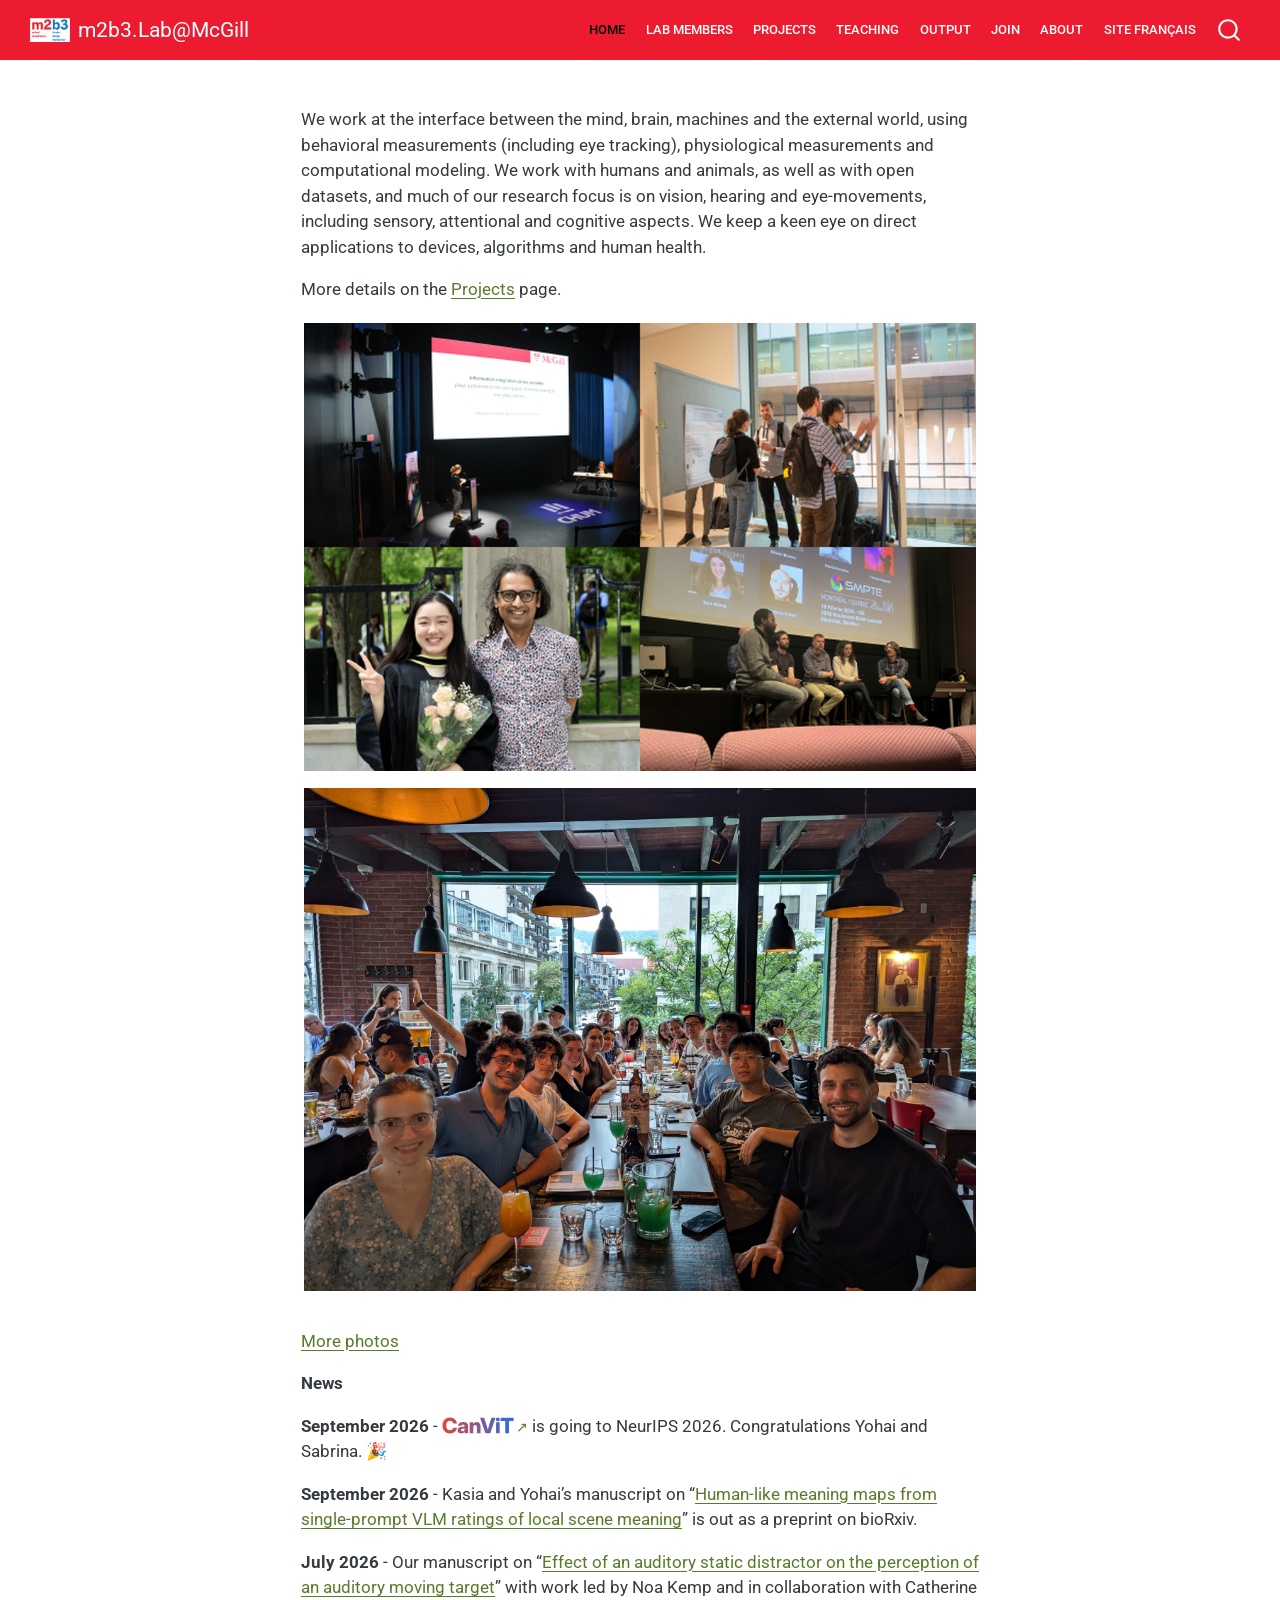
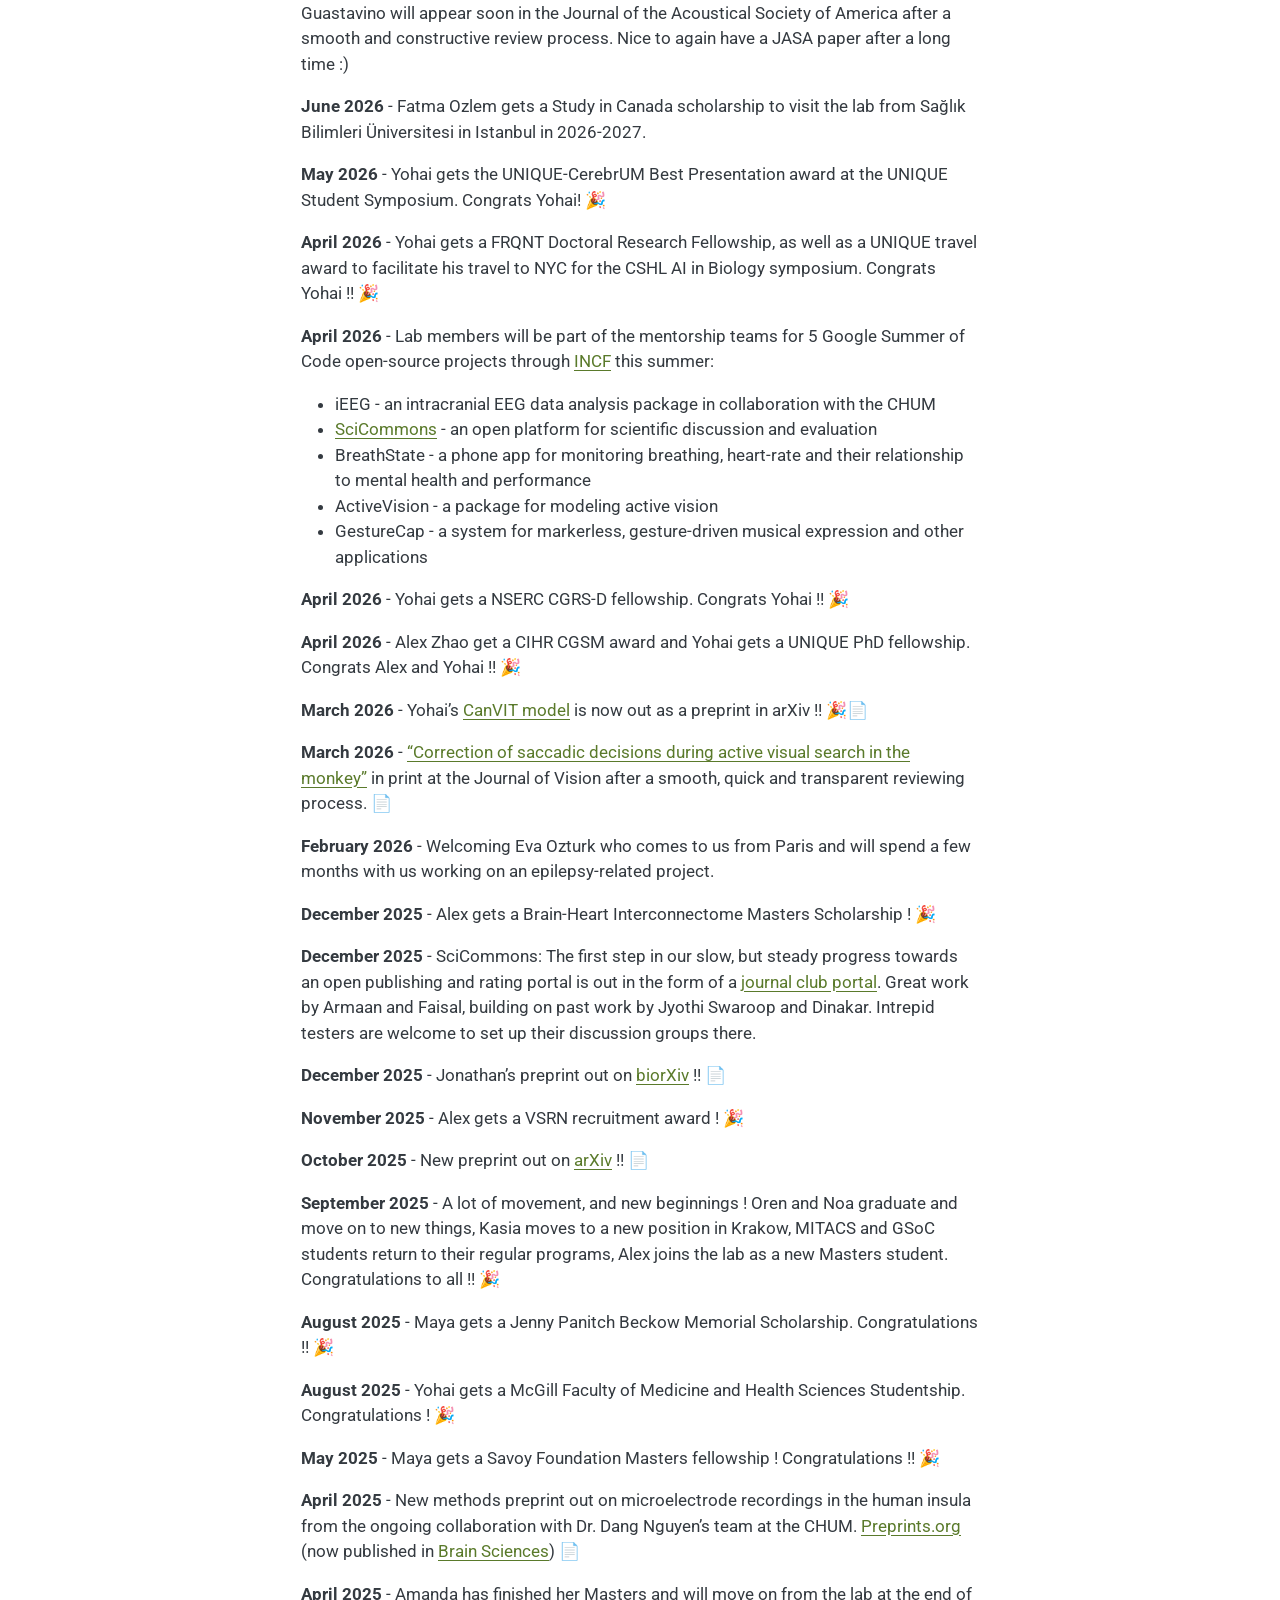
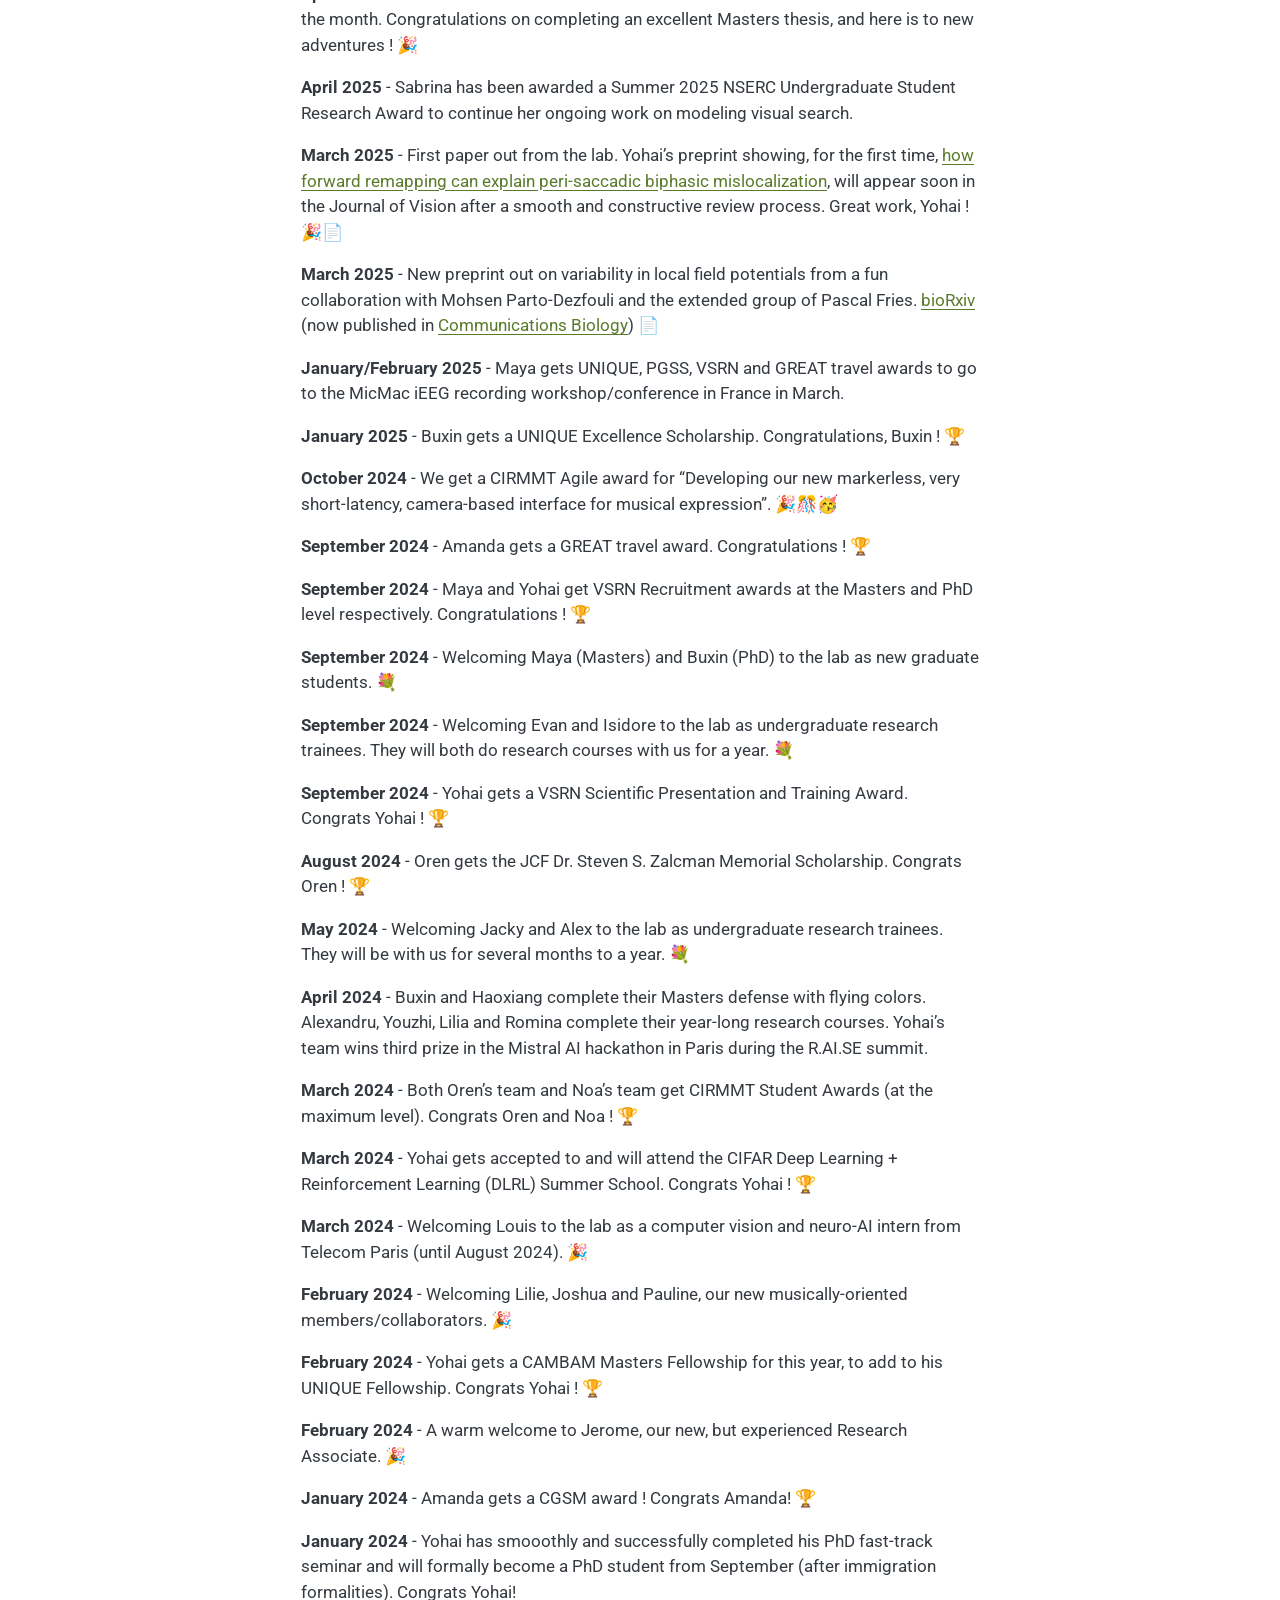
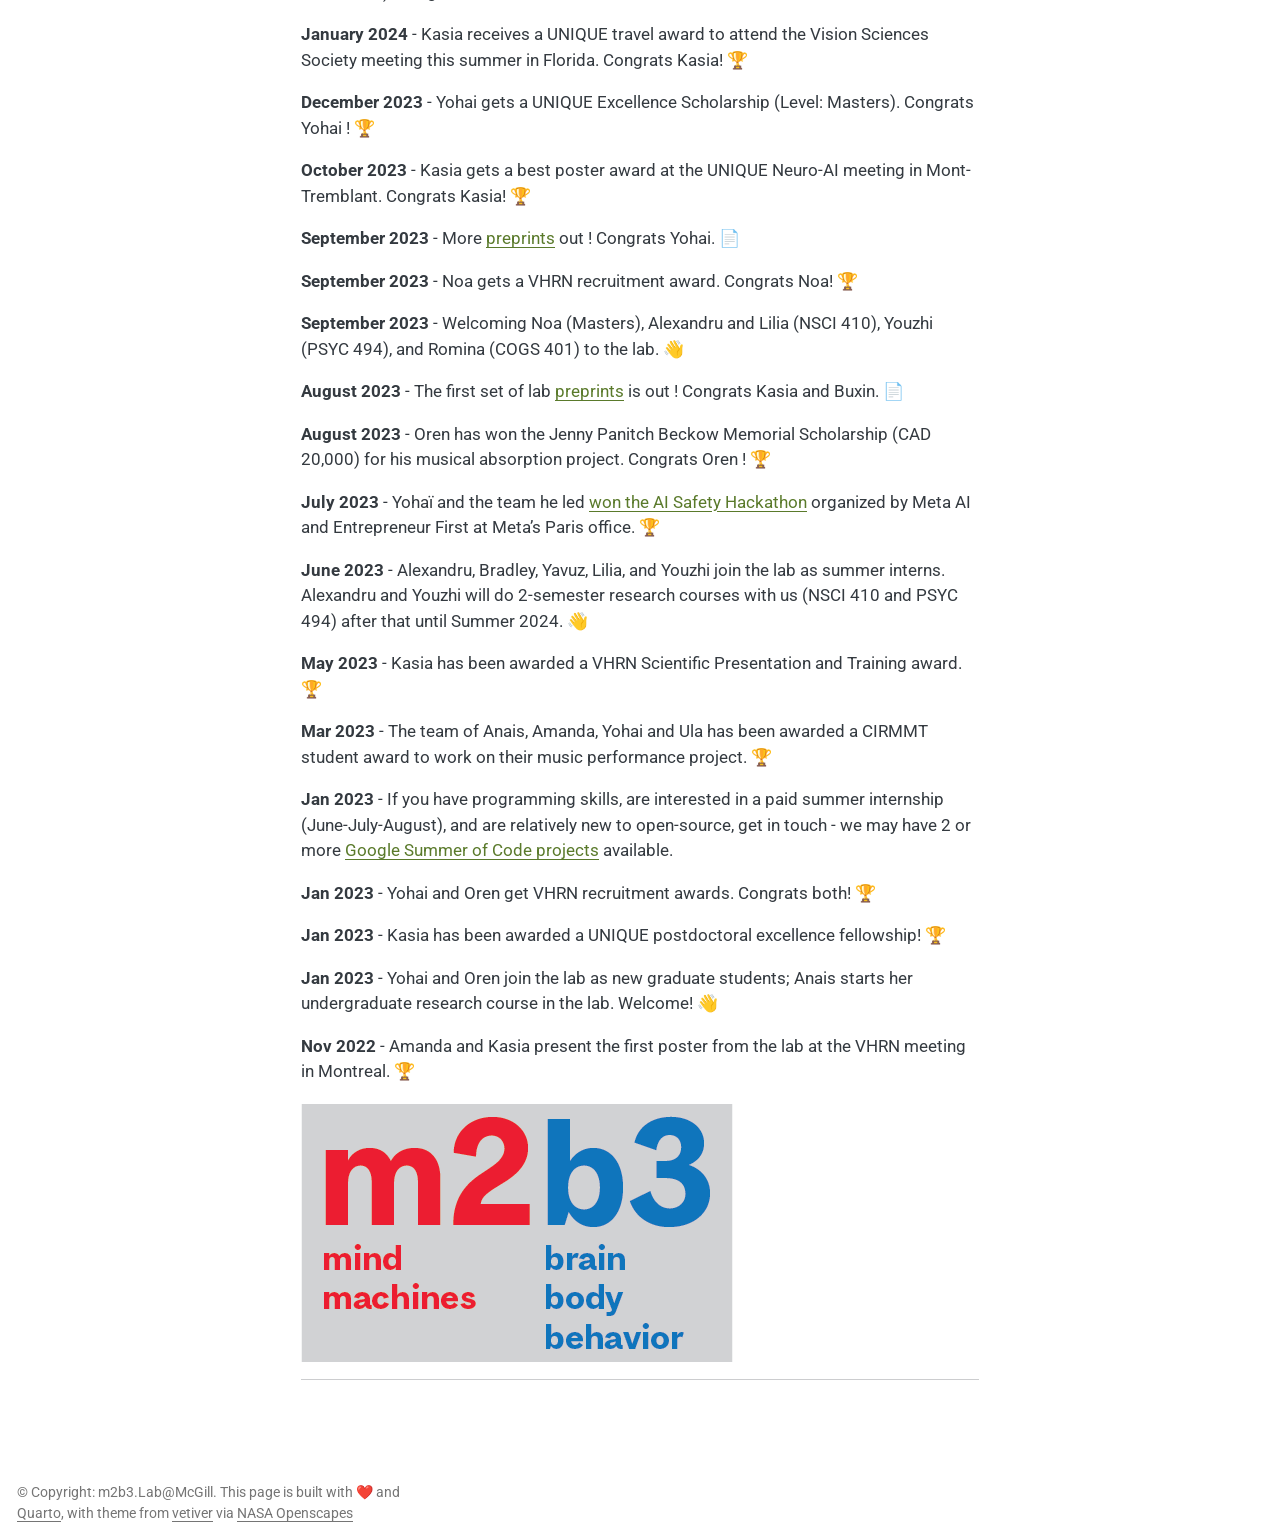
<file: docs/index.html>
<!DOCTYPE html>
<html xmlns="http://www.w3.org/1999/xhtml" lang="en" xml:lang="en"><head>

<meta charset="utf-8">
<meta name="generator" content="quarto-1.8.27">

<meta name="viewport" content="width=device-width, initial-scale=1.0, user-scalable=yes">


<title>m2b3.Lab@McGill</title>
<style>
code{white-space: pre-wrap;}
span.smallcaps{font-variant: small-caps;}
div.columns{display: flex; gap: min(4vw, 1.5em);}
div.column{flex: auto; overflow-x: auto;}
div.hanging-indent{margin-left: 1.5em; text-indent: -1.5em;}
ul.task-list{list-style: none;}
ul.task-list li input[type="checkbox"] {
  width: 0.8em;
  margin: 0 0.8em 0.2em -1em; /* quarto-specific, see https://github.com/quarto-dev/quarto-cli/issues/4556 */ 
  vertical-align: middle;
}
</style>


<script src="site_libs/quarto-nav/quarto-nav.js"></script>
<script src="site_libs/quarto-nav/headroom.min.js"></script>
<script src="site_libs/clipboard/clipboard.min.js"></script>
<script src="site_libs/quarto-search/autocomplete.umd.js"></script>
<script src="site_libs/quarto-search/fuse.min.js"></script>
<script src="site_libs/quarto-search/quarto-search.js"></script>
<meta name="quarto:offset" content="./">
<link href="./images/m2b3sq_favicon.png" rel="icon" type="image/png">
<script src="site_libs/quarto-html/quarto.js" type="module"></script>
<script src="site_libs/quarto-html/tabsets/tabsets.js" type="module"></script>
<script src="site_libs/quarto-html/axe/axe-check.js" type="module"></script>
<script src="site_libs/quarto-html/popper.min.js"></script>
<script src="site_libs/quarto-html/tippy.umd.min.js"></script>
<script src="site_libs/quarto-html/anchor.min.js"></script>
<link href="site_libs/quarto-html/tippy.css" rel="stylesheet">
<link href="site_libs/quarto-html/quarto-syntax-highlighting-ed96de9b727972fe78a7b5d16c58bf87.css" rel="stylesheet" id="quarto-text-highlighting-styles">
<script src="site_libs/bootstrap/bootstrap.min.js"></script>
<link href="site_libs/bootstrap/bootstrap-icons.css" rel="stylesheet">
<link href="site_libs/bootstrap/bootstrap-b197fa680512e054cc4f9c16efbc6578.min.css" rel="stylesheet" append-hash="true" id="quarto-bootstrap" data-mode="light">
<script id="quarto-search-options" type="application/json">{
  "location": "navbar",
  "copy-button": false,
  "collapse-after": 3,
  "panel-placement": "end",
  "type": "overlay",
  "limit": 50,
  "keyboard-shortcut": [
    "f",
    "/",
    "s"
  ],
  "show-item-context": false,
  "language": {
    "search-no-results-text": "No results",
    "search-matching-documents-text": "matching documents",
    "search-copy-link-title": "Copy link to search",
    "search-hide-matches-text": "Hide additional matches",
    "search-more-match-text": "more match in this document",
    "search-more-matches-text": "more matches in this document",
    "search-clear-button-title": "Clear",
    "search-text-placeholder": "",
    "search-detached-cancel-button-title": "Cancel",
    "search-submit-button-title": "Submit",
    "search-label": "Search"
  }
}</script>


<link rel="stylesheet" href="styles.css">
</head>

<body class="floating nav-fixed quarto-light">

<div id="quarto-search-results"></div>
  <header id="quarto-header" class="headroom fixed-top">
    <nav class="navbar navbar-expand-lg " data-bs-theme="dark">
      <div class="navbar-container container-fluid">
      <div class="navbar-brand-container mx-auto">
    <a href="./index.html" class="navbar-brand navbar-brand-logo">
    <img src="./images/m2b3_white.png" alt="Lab logo" class="navbar-logo light-content">
    <img src="./images/m2b3_white.png" alt="Lab logo" class="navbar-logo dark-content">
    </a>
    <a class="navbar-brand" href="./index.html">
    <span class="navbar-title">m2b3.Lab@McGill</span>
    </a>
  </div>
            <div id="quarto-search" class="" title="Search"></div>
          <button class="navbar-toggler" type="button" data-bs-toggle="collapse" data-bs-target="#navbarCollapse" aria-controls="navbarCollapse" role="menu" aria-expanded="false" aria-label="Toggle navigation" onclick="if (window.quartoToggleHeadroom) { window.quartoToggleHeadroom(); }">
  <span class="navbar-toggler-icon"></span>
</button>
          <div class="collapse navbar-collapse" id="navbarCollapse">
            <ul class="navbar-nav navbar-nav-scroll ms-auto">
  <li class="nav-item">
    <a class="nav-link active" href="./index.html" aria-current="page"> 
<span class="menu-text">Home</span></a>
  </li>  
  <li class="nav-item">
    <a class="nav-link" href="./members.html"> 
<span class="menu-text">Lab Members</span></a>
  </li>  
  <li class="nav-item">
    <a class="nav-link" href="./projects.html"> 
<span class="menu-text">Projects</span></a>
  </li>  
  <li class="nav-item">
    <a class="nav-link" href="./teaching.html"> 
<span class="menu-text">Teaching</span></a>
  </li>  
  <li class="nav-item">
    <a class="nav-link" href="./output.html"> 
<span class="menu-text">Output</span></a>
  </li>  
  <li class="nav-item">
    <a class="nav-link" href="./join.html"> 
<span class="menu-text">Join</span></a>
  </li>  
  <li class="nav-item">
    <a class="nav-link" href="./locate.html"> 
<span class="menu-text">About</span></a>
  </li>  
  <li class="nav-item">
    <a class="nav-link" href="https://m2b3.github.io/fr/"> 
<span class="menu-text">Site français</span></a>
  </li>  
</ul>
          </div> <!-- /navcollapse -->
            <div class="quarto-navbar-tools">
</div>
      </div> <!-- /container-fluid -->
    </nav>
</header>
<!-- content -->
<div id="quarto-content" class="quarto-container page-columns page-rows-contents page-layout-article page-navbar">
<!-- sidebar -->
  <nav id="quarto-sidebar" class="sidebar collapse collapse-horizontal quarto-sidebar-collapse-item sidebar-navigation floating overflow-auto">
    
</nav>
<div id="quarto-sidebar-glass" class="quarto-sidebar-collapse-item" data-bs-toggle="collapse" data-bs-target=".quarto-sidebar-collapse-item"></div>
<!-- margin-sidebar -->
    <div id="quarto-margin-sidebar" class="sidebar margin-sidebar zindex-bottom">
    </div>
<!-- main -->
<main class="content" id="quarto-document-content"><header id="title-block-header" class="quarto-title-block"></header>




<p>We work at the interface between the mind, brain, machines and the external world, using behavioral measurements (including eye tracking), physiological measurements and computational modeling. We work with humans and animals, as well as with open datasets, and much of our research focus is on vision, hearing and eye-movements, including sensory, attentional and cognitive aspects. We keep a keen eye on direct applications to devices, algorithms and human health.</p>
<p>More details on the <a href="./projects.html">Projects</a> page.</p>
<div class="quarto-layout-panel" data-layout-nrow="2">
<div class="quarto-layout-row">
<div class="quarto-layout-cell" style="flex-basis: 100.0%;justify-content: flex-start;">
<p><a href="./members.html"><img src="images/pres1234b.png" class="img-fluid quarto-figure quarto-figure-left" alt="Lab Photo"></a> <a href="./members.html"><img src="images/3brassAug2024.png" class="img-fluid quarto-figure quarto-figure-left" alt="Lab Photo"></a></p>
</div>
</div>
</div>
<p><a href="https://m2b3.github.io/members.html#us">More photos</a></p>
<p><strong>News</strong></p>
<p><strong>September 2026</strong> - <a href="https://m2b3.github.io/CanViT/" class="canvit-logo-link" title="CanViT project page"><img src="images/canvit-wordmark.svg" class="img-fluid" style="display: inline; height: 1em; width: auto; vertical-align: -0.1em;" alt="CanViT"></a><a href="https://m2b3.github.io/CanViT/" class="canvit-cue" aria-label="CanViT project page" title="CanViT project page">↗</a> is going to NeurIPS 2026. Congratulations Yohai and Sabrina. 🎉</p>
<p><strong>September 2026</strong> - Kasia and Yohai’s manuscript on “<a href="https://www.biorxiv.org/content/10.64898/2026.08.30.748100v1">Human-like meaning maps from single-prompt VLM ratings of local scene meaning</a>” is out as a preprint on bioRxiv.</p>
<p><strong>July 2026</strong> - Our manuscript on “<a href="https://arxiv.org/abs/2510.25119">Effect of an auditory static distractor on the perception of an auditory moving target</a>” with work led by Noa Kemp and in collaboration with Catherine Guastavino will appear soon in the Journal of the Acoustical Society of America after a smooth and constructive review process. Nice to again have a JASA paper after a long time :)</p>
<p><strong>June 2026</strong> - Fatma Ozlem gets a Study in Canada scholarship to visit the lab from Sağlık Bilimleri Üniversitesi in Istanbul in 2026-2027.</p>
<p><strong>May 2026</strong> - Yohai gets the UNIQUE-CerebrUM Best Presentation award at the UNIQUE Student Symposium. Congrats Yohai! 🎉</p>
<p><strong>April 2026</strong> - Yohai gets a FRQNT Doctoral Research Fellowship, as well as a UNIQUE travel award to facilitate his travel to NYC for the CSHL AI in Biology symposium. Congrats Yohai !! 🎉</p>
<p><strong>April 2026</strong> - Lab members will be part of the mentorship teams for 5 Google Summer of Code open-source projects through <a href="https://www.incf.org/">INCF</a> this summer:</p>
<ul>
<li>iEEG - an intracranial EEG data analysis package in collaboration with the CHUM</li>
<li><a href="https://alphatest.scicommons.org">SciCommons</a> - an open platform for scientific discussion and evaluation</li>
<li>BreathState - a phone app for monitoring breathing, heart-rate and their relationship to mental health and performance</li>
<li>ActiveVision - a package for modeling active vision</li>
<li>GestureCap - a system for markerless, gesture-driven musical expression and other applications</li>
</ul>
<p><strong>April 2026</strong> - Yohai gets a NSERC CGRS-D fellowship. Congrats Yohai !! 🎉</p>
<p><strong>April 2026</strong> - Alex Zhao get a CIHR CGSM award and Yohai gets a UNIQUE PhD fellowship. Congrats Alex and Yohai !! 🎉</p>
<p><strong>March 2026</strong> - Yohai’s <a href="https://arxiv.org/abs/2603.22570">CanVIT model</a> is now out as a preprint in arXiv !! 🎉📄</p>
<p><strong>March 2026</strong> - <a href="https://jov.arvojournals.org/article.aspx?articleid=2811630">“Correction of saccadic decisions during active visual search in the monkey”</a> in print at the Journal of Vision after a smooth, quick and transparent reviewing process. 📄</p>
<p><strong>February 2026</strong> - Welcoming Eva Ozturk who comes to us from Paris and will spend a few months with us working on an epilepsy-related project.</p>
<p><strong>December 2025</strong> - Alex gets a Brain-Heart Interconnectome Masters Scholarship ! 🎉</p>
<p><strong>December 2025</strong> - SciCommons: The first step in our slow, but steady progress towards an open publishing and rating portal is out in the form of a <a href="https://alphatest.scicommons.org/">journal club portal</a>. Great work by Armaan and Faisal, building on past work by Jyothi Swaroop and Dinakar. Intrepid testers are welcome to set up their discussion groups there.</p>
<p><strong>December 2025</strong> - Jonathan’s preprint out on <a href="https://www.biorxiv.org/content/10.1101/2025.11.26.690332v1">biorXiv</a> !! 📄</p>
<p><strong>November 2025</strong> - Alex gets a VSRN recruitment award ! 🎉</p>
<p><strong>October 2025</strong> - New preprint out on <a href="https://arxiv.org/abs/2510.25119">arXiv</a> !! 📄</p>
<p><strong>September 2025</strong> - A lot of movement, and new beginnings ! Oren and Noa graduate and move on to new things, Kasia moves to a new position in Krakow, MITACS and GSoC students return to their regular programs, Alex joins the lab as a new Masters student. Congratulations to all !! 🎉</p>
<p><strong>August 2025</strong> - Maya gets a Jenny Panitch Beckow Memorial Scholarship. Congratulations !! 🎉</p>
<p><strong>August 2025</strong> - Yohai gets a McGill Faculty of Medicine and Health Sciences Studentship. Congratulations ! 🎉</p>
<p><strong>May 2025</strong> - Maya gets a Savoy Foundation Masters fellowship ! Congratulations !! 🎉</p>
<p><strong>April 2025</strong> - New methods preprint out on microelectrode recordings in the human insula from the ongoing collaboration with Dr.&nbsp;Dang Nguyen’s team at the CHUM. <a href="https://www.preprints.org/manuscript/202504.1279/v1">Preprints.org</a> (now published in <a href="https://www.mdpi.com/2076-3425/15/6/550">Brain Sciences</a>) 📄</p>
<p><strong>April 2025</strong> - Amanda has finished her Masters and will move on from the lab at the end of the month. Congratulations on completing an excellent Masters thesis, and here is to new adventures ! 🎉</p>
<p><strong>April 2025</strong> - Sabrina has been awarded a Summer 2025 NSERC Undergraduate Student Research Award to continue her ongoing work on modeling visual search.</p>
<p><strong>March 2025</strong> - First paper out from the lab. Yohai’s preprint showing, for the first time, <a href="https://doi.org/10.1167/jov.25.7.4">how forward remapping can explain peri-saccadic biphasic mislocalization</a>, will appear soon in the Journal of Vision after a smooth and constructive review process. Great work, Yohai ! 🎉📄</p>
<p><strong>March 2025</strong> - New preprint out on variability in local field potentials from a fun collaboration with Mohsen Parto-Dezfouli and the extended group of Pascal Fries. <a href="https://www.biorxiv.org/content/10.1101/2025.03.27.645661v1">bioRxiv</a> (now published in <a href="https://www.nature.com/articles/s42003-026-10881-x">Communications Biology</a>) 📄</p>
<p><strong>January/February 2025</strong> - Maya gets UNIQUE, PGSS, VSRN and GREAT travel awards to go to the MicMac iEEG recording workshop/conference in France in March.</p>
<p><strong>January 2025</strong> - Buxin gets a UNIQUE Excellence Scholarship. Congratulations, Buxin ! 🏆</p>
<p><strong>October 2024</strong> - We get a CIRMMT Agile award for “Developing our new markerless, very short-latency, camera-based interface for musical expression”. 🎉🎊🥳</p>
<p><strong>September 2024</strong> - Amanda gets a GREAT travel award. Congratulations ! 🏆</p>
<p><strong>September 2024</strong> - Maya and Yohai get VSRN Recruitment awards at the Masters and PhD level respectively. Congratulations ! 🏆</p>
<p><strong>September 2024</strong> - Welcoming Maya (Masters) and Buxin (PhD) to the lab as new graduate students. 💐</p>
<p><strong>September 2024</strong> - Welcoming Evan and Isidore to the lab as undergraduate research trainees. They will both do research courses with us for a year. 💐</p>
<p><strong>September 2024</strong> - Yohai gets a VSRN Scientific Presentation and Training Award. Congrats Yohai ! 🏆</p>
<p><strong>August 2024</strong> - Oren gets the JCF Dr.&nbsp;Steven S. Zalcman Memorial Scholarship. Congrats Oren ! 🏆</p>
<p><strong>May 2024</strong> - Welcoming Jacky and Alex to the lab as undergraduate research trainees. They will be with us for several months to a year. 💐</p>
<p><strong>April 2024</strong> - Buxin and Haoxiang complete their Masters defense with flying colors. Alexandru, Youzhi, Lilia and Romina complete their year-long research courses. Yohai’s team wins third prize in the Mistral AI hackathon in Paris during the R.AI.SE summit.</p>
<p><strong>March 2024</strong> - Both Oren’s team and Noa’s team get CIRMMT Student Awards (at the maximum level). Congrats Oren and Noa ! 🏆</p>
<p><strong>March 2024</strong> - Yohai gets accepted to and will attend the CIFAR Deep Learning + Reinforcement Learning (DLRL) Summer School. Congrats Yohai ! 🏆</p>
<p><strong>March 2024</strong> - Welcoming Louis to the lab as a computer vision and neuro-AI intern from Telecom Paris (until August 2024). <span class="emoji" data-emoji="tada">🎉</span></p>
<p><strong>February 2024</strong> - Welcoming Lilie, Joshua and Pauline, our new musically-oriented members/collaborators. <span class="emoji" data-emoji="tada">🎉</span></p>
<p><strong>February 2024</strong> - Yohai gets a CAMBAM Masters Fellowship for this year, to add to his UNIQUE Fellowship. Congrats Yohai ! 🏆</p>
<p><strong>February 2024</strong> - A warm welcome to Jerome, our new, but experienced Research Associate. <span class="emoji" data-emoji="tada">🎉</span></p>
<p><strong>January 2024</strong> - Amanda gets a CGSM award ! Congrats Amanda! 🏆</p>
<p><strong>January 2024</strong> - Yohai has smooothly and successfully completed his PhD fast-track seminar and will formally become a PhD student from September (after immigration formalities). Congrats Yohai!</p>
<p><strong>January 2024</strong> - Kasia receives a UNIQUE travel award to attend the Vision Sciences Society meeting this summer in Florida. Congrats Kasia! 🏆</p>
<p><strong>December 2023</strong> - Yohai gets a UNIQUE Excellence Scholarship (Level: Masters). Congrats Yohai ! 🏆</p>
<p><strong>October 2023</strong> - Kasia gets a best poster award at the UNIQUE Neuro-AI meeting in Mont-Tremblant. Congrats Kasia! 🏆</p>
<p><strong>September 2023</strong> - More <a href="./output.html">preprints</a> out ! Congrats Yohai. 📄</p>
<p><strong>September 2023</strong> - Noa gets a VHRN recruitment award. Congrats Noa! 🏆</p>
<p><strong>September 2023</strong> - Welcoming Noa (Masters), Alexandru and Lilia (NSCI 410), Youzhi (PSYC 494), and Romina (COGS 401) to the lab. <span class="emoji" data-emoji="wave">👋</span></p>
<p><strong>August 2023</strong> - The first set of lab <a href="./output.html">preprints</a> is out ! Congrats Kasia and Buxin. 📄</p>
<p><strong>August 2023</strong> - Oren has won the Jenny Panitch Beckow Memorial Scholarship (CAD 20,000) for his musical absorption project. Congrats Oren ! 🏆</p>
<p><strong>July 2023</strong> - Yohaï and the team he led <a href="https://www.linkedin.com/posts/entrepreneur-first_last-night-marked-the-conclusion-of-our-ai-activity-7084967819297087488-b-DN?utm_source=share&amp;utm_medium=member_desktop">won the AI Safety Hackathon</a> organized by Meta AI and Entrepreneur First at Meta’s Paris office. 🏆</p>
<p><strong>June 2023</strong> - Alexandru, Bradley, Yavuz, Lilia, and Youzhi join the lab as summer interns. Alexandru and Youzhi will do 2-semester research courses with us (NSCI 410 and PSYC 494) after that until Summer 2024. <span class="emoji" data-emoji="wave">👋</span></p>
<p><strong>May 2023</strong> - Kasia has been awarded a VHRN Scientific Presentation and Training award. 🏆</p>
<p><strong>Mar 2023</strong> - The team of Anais, Amanda, Yohai and Ula has been awarded a CIRMMT student award to work on their music performance project. 🏆</p>
<p><strong>Jan 2023</strong> - If you have programming skills, are interested in a paid summer internship (June-July-August), and are relatively new to open-source, get in touch - we may have 2 or more <a href="./projects.html" id="google-summer-of-code-2023">Google Summer of Code projects</a> available.</p>
<p><strong>Jan 2023</strong> - Yohai and Oren get VHRN recruitment awards. Congrats both! 🏆</p>
<p><strong>Jan 2023</strong> - Kasia has been awarded a UNIQUE postdoctoral excellence fellowship! 🏆</p>
<p><strong>Jan 2023</strong> - Yohai and Oren join the lab as new graduate students; Anais starts her undergraduate research course in the lab. Welcome! <span class="emoji" data-emoji="wave">👋</span></p>
<p><strong>Nov 2022</strong> - Amanda and Kasia present the first poster from the lab at the VHRN meeting in Montreal. 🏆</p>
<p><img src="images/m2b3_grey.png" class="img-fluid" alt="Lab logo"></p>
<hr>



</main> <!-- /main -->
<script id="quarto-html-after-body" type="application/javascript">
  window.document.addEventListener("DOMContentLoaded", function (event) {
    const icon = "";
    const anchorJS = new window.AnchorJS();
    anchorJS.options = {
      placement: 'right',
      icon: icon
    };
    anchorJS.add('.anchored');
    const isCodeAnnotation = (el) => {
      for (const clz of el.classList) {
        if (clz.startsWith('code-annotation-')) {                     
          return true;
        }
      }
      return false;
    }
    const onCopySuccess = function(e) {
      // button target
      const button = e.trigger;
      // don't keep focus
      button.blur();
      // flash "checked"
      button.classList.add('code-copy-button-checked');
      var currentTitle = button.getAttribute("title");
      button.setAttribute("title", "Copied!");
      let tooltip;
      if (window.bootstrap) {
        button.setAttribute("data-bs-toggle", "tooltip");
        button.setAttribute("data-bs-placement", "left");
        button.setAttribute("data-bs-title", "Copied!");
        tooltip = new bootstrap.Tooltip(button, 
          { trigger: "manual", 
            customClass: "code-copy-button-tooltip",
            offset: [0, -8]});
        tooltip.show();    
      }
      setTimeout(function() {
        if (tooltip) {
          tooltip.hide();
          button.removeAttribute("data-bs-title");
          button.removeAttribute("data-bs-toggle");
          button.removeAttribute("data-bs-placement");
        }
        button.setAttribute("title", currentTitle);
        button.classList.remove('code-copy-button-checked');
      }, 1000);
      // clear code selection
      e.clearSelection();
    }
    const getTextToCopy = function(trigger) {
      const outerScaffold = trigger.parentElement.cloneNode(true);
      const codeEl = outerScaffold.querySelector('code');
      for (const childEl of codeEl.children) {
        if (isCodeAnnotation(childEl)) {
          childEl.remove();
        }
      }
      return codeEl.innerText;
    }
    const clipboard = new window.ClipboardJS('.code-copy-button:not([data-in-quarto-modal])', {
      text: getTextToCopy
    });
    clipboard.on('success', onCopySuccess);
    if (window.document.getElementById('quarto-embedded-source-code-modal')) {
      const clipboardModal = new window.ClipboardJS('.code-copy-button[data-in-quarto-modal]', {
        text: getTextToCopy,
        container: window.document.getElementById('quarto-embedded-source-code-modal')
      });
      clipboardModal.on('success', onCopySuccess);
    }
      var localhostRegex = new RegExp(/^(?:http|https):\/\/localhost\:?[0-9]*\//);
      var mailtoRegex = new RegExp(/^mailto:/);
        var filterRegex = new RegExp("https:\/\/m2b3\.github\.io\/");
      var isInternal = (href) => {
          return filterRegex.test(href) || localhostRegex.test(href) || mailtoRegex.test(href);
      }
      // Inspect non-navigation links and adorn them if external
     var links = window.document.querySelectorAll('a[href]:not(.nav-link):not(.navbar-brand):not(.toc-action):not(.sidebar-link):not(.sidebar-item-toggle):not(.pagination-link):not(.no-external):not([aria-hidden]):not(.dropdown-item):not(.quarto-navigation-tool):not(.about-link)');
      for (var i=0; i<links.length; i++) {
        const link = links[i];
        if (!isInternal(link.href)) {
          // undo the damage that might have been done by quarto-nav.js in the case of
          // links that we want to consider external
          if (link.dataset.originalHref !== undefined) {
            link.href = link.dataset.originalHref;
          }
        }
      }
    function tippyHover(el, contentFn, onTriggerFn, onUntriggerFn) {
      const config = {
        allowHTML: true,
        maxWidth: 500,
        delay: 100,
        arrow: false,
        appendTo: function(el) {
            return el.parentElement;
        },
        interactive: true,
        interactiveBorder: 10,
        theme: 'quarto',
        placement: 'bottom-start',
      };
      if (contentFn) {
        config.content = contentFn;
      }
      if (onTriggerFn) {
        config.onTrigger = onTriggerFn;
      }
      if (onUntriggerFn) {
        config.onUntrigger = onUntriggerFn;
      }
      window.tippy(el, config); 
    }
    const noterefs = window.document.querySelectorAll('a[role="doc-noteref"]');
    for (var i=0; i<noterefs.length; i++) {
      const ref = noterefs[i];
      tippyHover(ref, function() {
        // use id or data attribute instead here
        let href = ref.getAttribute('data-footnote-href') || ref.getAttribute('href');
        try { href = new URL(href).hash; } catch {}
        const id = href.replace(/^#\/?/, "");
        const note = window.document.getElementById(id);
        if (note) {
          return note.innerHTML;
        } else {
          return "";
        }
      });
    }
    const xrefs = window.document.querySelectorAll('a.quarto-xref');
    const processXRef = (id, note) => {
      // Strip column container classes
      const stripColumnClz = (el) => {
        el.classList.remove("page-full", "page-columns");
        if (el.children) {
          for (const child of el.children) {
            stripColumnClz(child);
          }
        }
      }
      stripColumnClz(note)
      if (id === null || id.startsWith('sec-')) {
        // Special case sections, only their first couple elements
        const container = document.createElement("div");
        if (note.children && note.children.length > 2) {
          container.appendChild(note.children[0].cloneNode(true));
          for (let i = 1; i < note.children.length; i++) {
            const child = note.children[i];
            if (child.tagName === "P" && child.innerText === "") {
              continue;
            } else {
              container.appendChild(child.cloneNode(true));
              break;
            }
          }
          if (window.Quarto?.typesetMath) {
            window.Quarto.typesetMath(container);
          }
          return container.innerHTML
        } else {
          if (window.Quarto?.typesetMath) {
            window.Quarto.typesetMath(note);
          }
          return note.innerHTML;
        }
      } else {
        // Remove any anchor links if they are present
        const anchorLink = note.querySelector('a.anchorjs-link');
        if (anchorLink) {
          anchorLink.remove();
        }
        if (window.Quarto?.typesetMath) {
          window.Quarto.typesetMath(note);
        }
        if (note.classList.contains("callout")) {
          return note.outerHTML;
        } else {
          return note.innerHTML;
        }
      }
    }
    for (var i=0; i<xrefs.length; i++) {
      const xref = xrefs[i];
      tippyHover(xref, undefined, function(instance) {
        instance.disable();
        let url = xref.getAttribute('href');
        let hash = undefined; 
        if (url.startsWith('#')) {
          hash = url;
        } else {
          try { hash = new URL(url).hash; } catch {}
        }
        if (hash) {
          const id = hash.replace(/^#\/?/, "");
          const note = window.document.getElementById(id);
          if (note !== null) {
            try {
              const html = processXRef(id, note.cloneNode(true));
              instance.setContent(html);
            } finally {
              instance.enable();
              instance.show();
            }
          } else {
            // See if we can fetch this
            fetch(url.split('#')[0])
            .then(res => res.text())
            .then(html => {
              const parser = new DOMParser();
              const htmlDoc = parser.parseFromString(html, "text/html");
              const note = htmlDoc.getElementById(id);
              if (note !== null) {
                const html = processXRef(id, note);
                instance.setContent(html);
              } 
            }).finally(() => {
              instance.enable();
              instance.show();
            });
          }
        } else {
          // See if we can fetch a full url (with no hash to target)
          // This is a special case and we should probably do some content thinning / targeting
          fetch(url)
          .then(res => res.text())
          .then(html => {
            const parser = new DOMParser();
            const htmlDoc = parser.parseFromString(html, "text/html");
            const note = htmlDoc.querySelector('main.content');
            if (note !== null) {
              // This should only happen for chapter cross references
              // (since there is no id in the URL)
              // remove the first header
              if (note.children.length > 0 && note.children[0].tagName === "HEADER") {
                note.children[0].remove();
              }
              const html = processXRef(null, note);
              instance.setContent(html);
            } 
          }).finally(() => {
            instance.enable();
            instance.show();
          });
        }
      }, function(instance) {
      });
    }
        let selectedAnnoteEl;
        const selectorForAnnotation = ( cell, annotation) => {
          let cellAttr = 'data-code-cell="' + cell + '"';
          let lineAttr = 'data-code-annotation="' +  annotation + '"';
          const selector = 'span[' + cellAttr + '][' + lineAttr + ']';
          return selector;
        }
        const selectCodeLines = (annoteEl) => {
          const doc = window.document;
          const targetCell = annoteEl.getAttribute("data-target-cell");
          const targetAnnotation = annoteEl.getAttribute("data-target-annotation");
          const annoteSpan = window.document.querySelector(selectorForAnnotation(targetCell, targetAnnotation));
          const lines = annoteSpan.getAttribute("data-code-lines").split(",");
          const lineIds = lines.map((line) => {
            return targetCell + "-" + line;
          })
          let top = null;
          let height = null;
          let parent = null;
          if (lineIds.length > 0) {
              //compute the position of the single el (top and bottom and make a div)
              const el = window.document.getElementById(lineIds[0]);
              top = el.offsetTop;
              height = el.offsetHeight;
              parent = el.parentElement.parentElement;
            if (lineIds.length > 1) {
              const lastEl = window.document.getElementById(lineIds[lineIds.length - 1]);
              const bottom = lastEl.offsetTop + lastEl.offsetHeight;
              height = bottom - top;
            }
            if (top !== null && height !== null && parent !== null) {
              // cook up a div (if necessary) and position it 
              let div = window.document.getElementById("code-annotation-line-highlight");
              if (div === null) {
                div = window.document.createElement("div");
                div.setAttribute("id", "code-annotation-line-highlight");
                div.style.position = 'absolute';
                parent.appendChild(div);
              }
              div.style.top = top - 2 + "px";
              div.style.height = height + 4 + "px";
              div.style.left = 0;
              let gutterDiv = window.document.getElementById("code-annotation-line-highlight-gutter");
              if (gutterDiv === null) {
                gutterDiv = window.document.createElement("div");
                gutterDiv.setAttribute("id", "code-annotation-line-highlight-gutter");
                gutterDiv.style.position = 'absolute';
                const codeCell = window.document.getElementById(targetCell);
                const gutter = codeCell.querySelector('.code-annotation-gutter');
                gutter.appendChild(gutterDiv);
              }
              gutterDiv.style.top = top - 2 + "px";
              gutterDiv.style.height = height + 4 + "px";
            }
            selectedAnnoteEl = annoteEl;
          }
        };
        const unselectCodeLines = () => {
          const elementsIds = ["code-annotation-line-highlight", "code-annotation-line-highlight-gutter"];
          elementsIds.forEach((elId) => {
            const div = window.document.getElementById(elId);
            if (div) {
              div.remove();
            }
          });
          selectedAnnoteEl = undefined;
        };
          // Handle positioning of the toggle
      window.addEventListener(
        "resize",
        throttle(() => {
          elRect = undefined;
          if (selectedAnnoteEl) {
            selectCodeLines(selectedAnnoteEl);
          }
        }, 10)
      );
      function throttle(fn, ms) {
      let throttle = false;
      let timer;
        return (...args) => {
          if(!throttle) { // first call gets through
              fn.apply(this, args);
              throttle = true;
          } else { // all the others get throttled
              if(timer) clearTimeout(timer); // cancel #2
              timer = setTimeout(() => {
                fn.apply(this, args);
                timer = throttle = false;
              }, ms);
          }
        };
      }
        // Attach click handler to the DT
        const annoteDls = window.document.querySelectorAll('dt[data-target-cell]');
        for (const annoteDlNode of annoteDls) {
          annoteDlNode.addEventListener('click', (event) => {
            const clickedEl = event.target;
            if (clickedEl !== selectedAnnoteEl) {
              unselectCodeLines();
              const activeEl = window.document.querySelector('dt[data-target-cell].code-annotation-active');
              if (activeEl) {
                activeEl.classList.remove('code-annotation-active');
              }
              selectCodeLines(clickedEl);
              clickedEl.classList.add('code-annotation-active');
            } else {
              // Unselect the line
              unselectCodeLines();
              clickedEl.classList.remove('code-annotation-active');
            }
          });
        }
    const findCites = (el) => {
      const parentEl = el.parentElement;
      if (parentEl) {
        const cites = parentEl.dataset.cites;
        if (cites) {
          return {
            el,
            cites: cites.split(' ')
          };
        } else {
          return findCites(el.parentElement)
        }
      } else {
        return undefined;
      }
    };
    var bibliorefs = window.document.querySelectorAll('a[role="doc-biblioref"]');
    for (var i=0; i<bibliorefs.length; i++) {
      const ref = bibliorefs[i];
      const citeInfo = findCites(ref);
      if (citeInfo) {
        tippyHover(citeInfo.el, function() {
          var popup = window.document.createElement('div');
          citeInfo.cites.forEach(function(cite) {
            var citeDiv = window.document.createElement('div');
            citeDiv.classList.add('hanging-indent');
            citeDiv.classList.add('csl-entry');
            var biblioDiv = window.document.getElementById('ref-' + cite);
            if (biblioDiv) {
              citeDiv.innerHTML = biblioDiv.innerHTML;
            }
            popup.appendChild(citeDiv);
          });
          return popup.innerHTML;
        });
      }
    }
  });
  </script>
</div> <!-- /content -->
<footer class="footer">
  <div class="nav-footer">
    <div class="nav-footer-left">
<p>© Copyright: m2b3.Lab@McGill. This page is built with ❤️ and <a href="https://quarto.org/">Quarto</a>, with theme from <a href="https://github.com/rstudio/vetiver.rstudio.com">vetiver</a> via <a href="https://nasa-openscapes.github.io/">NASA Openscapes</a></p>
</div>   
    <div class="nav-footer-center">
      &nbsp;
    </div>
    <div class="nav-footer-right">
      &nbsp;
    </div>
  </div>
</footer>




</body></html>
</file>
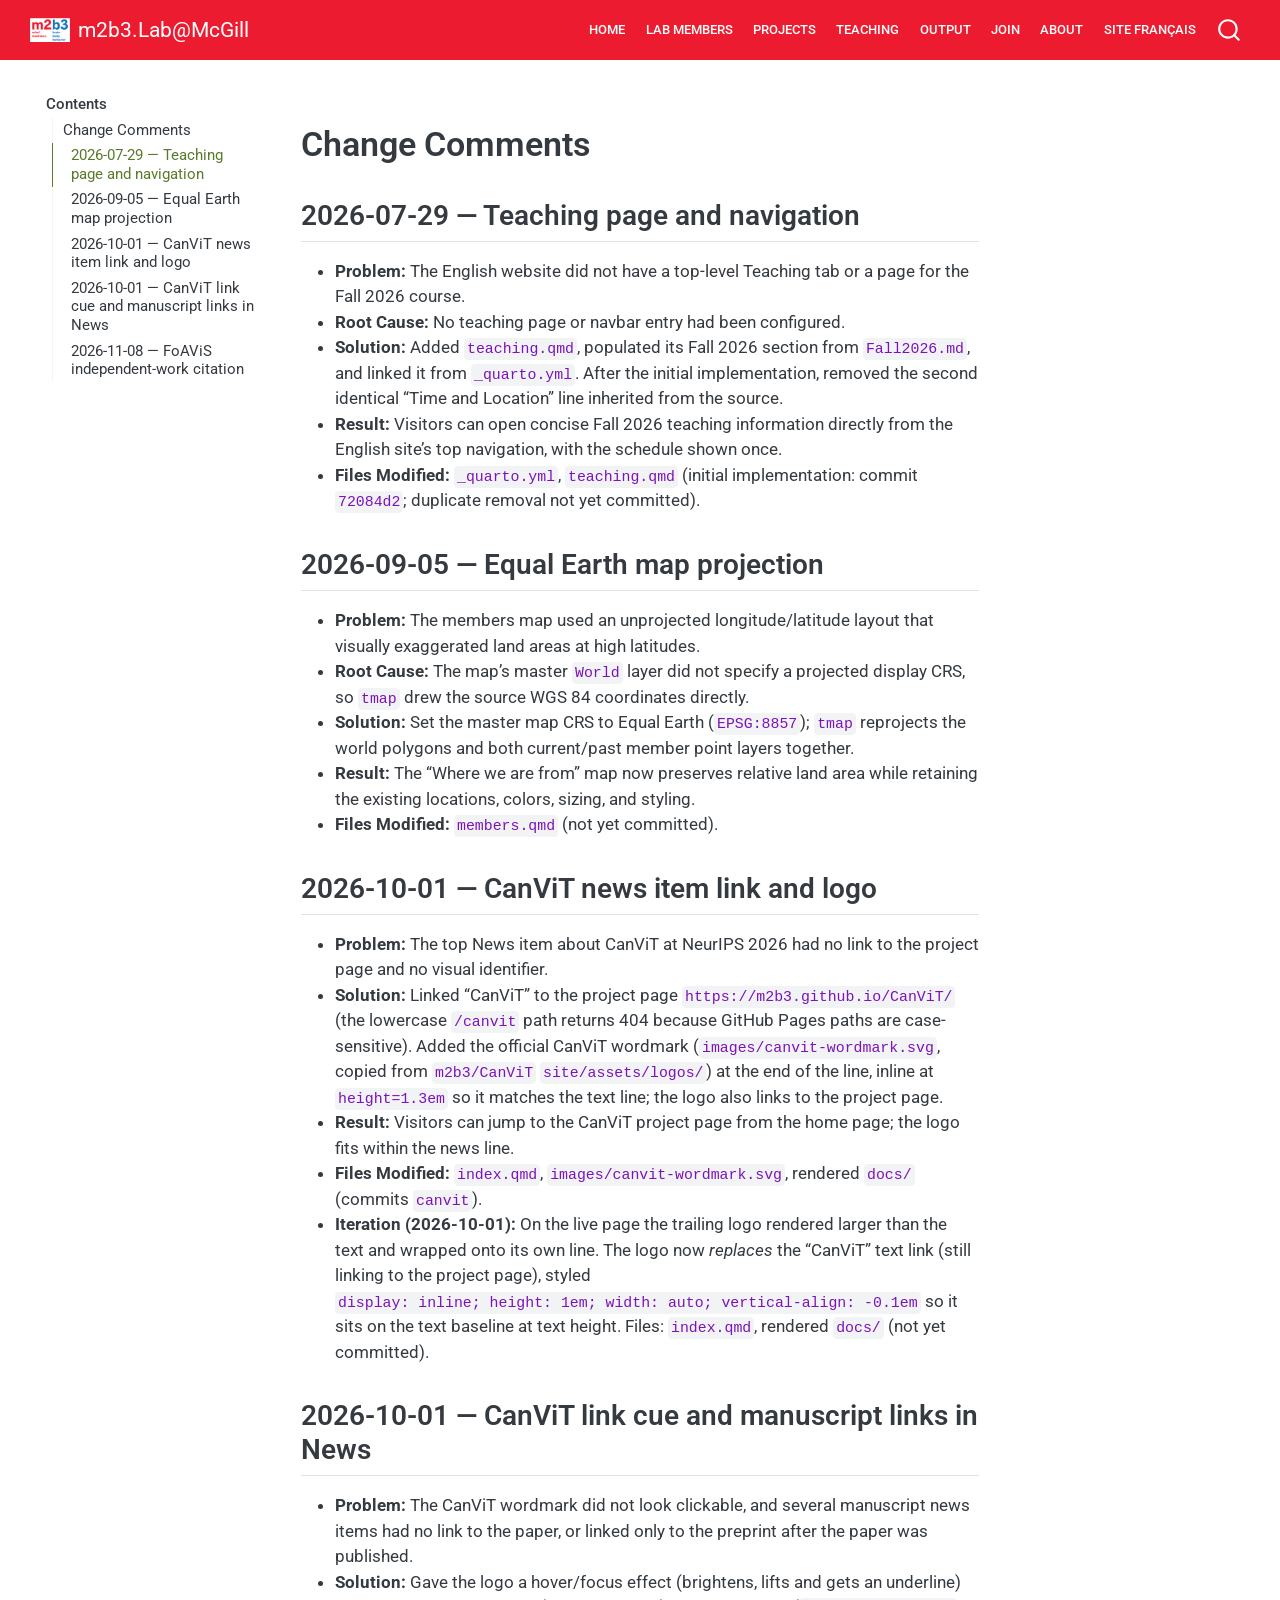
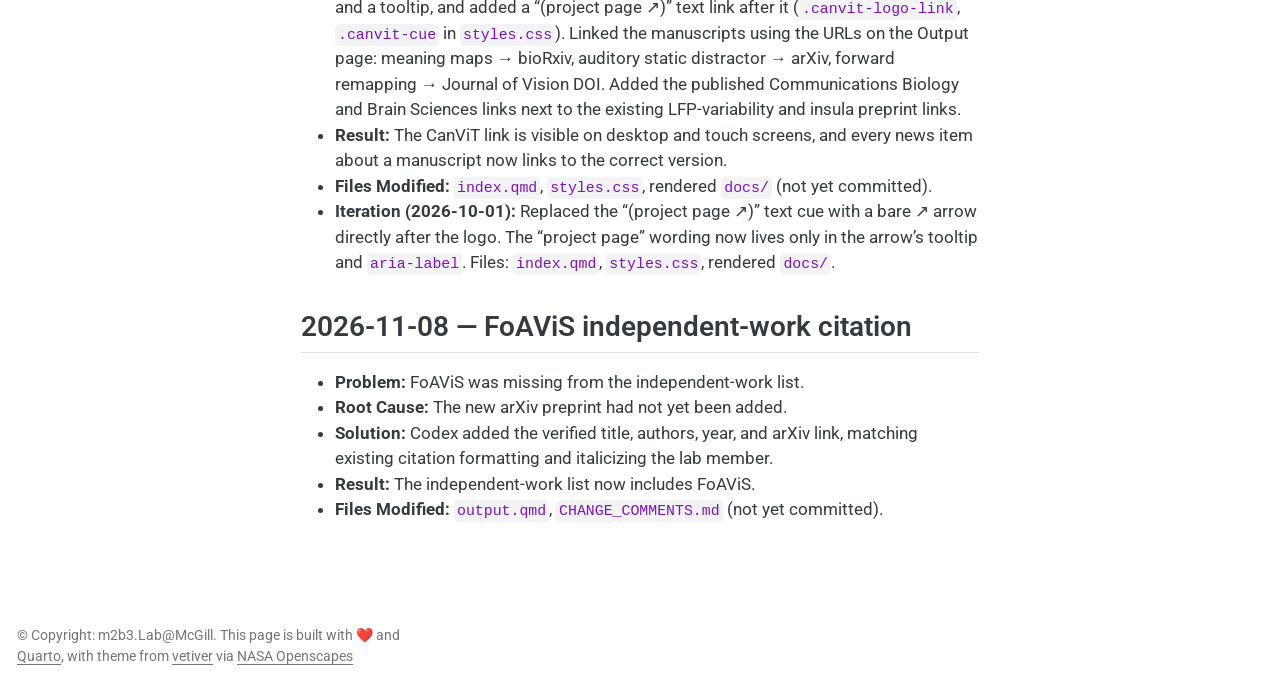
<file: docs/CHANGE_COMMENTS.html>
<!DOCTYPE html>
<html xmlns="http://www.w3.org/1999/xhtml" lang="en" xml:lang="en"><head>

<meta charset="utf-8">
<meta name="generator" content="quarto-1.8.27">

<meta name="viewport" content="width=device-width, initial-scale=1.0, user-scalable=yes">


<title>change_comments – m2b3.Lab@McGill</title>
<style>
code{white-space: pre-wrap;}
span.smallcaps{font-variant: small-caps;}
div.columns{display: flex; gap: min(4vw, 1.5em);}
div.column{flex: auto; overflow-x: auto;}
div.hanging-indent{margin-left: 1.5em; text-indent: -1.5em;}
ul.task-list{list-style: none;}
ul.task-list li input[type="checkbox"] {
  width: 0.8em;
  margin: 0 0.8em 0.2em -1em; /* quarto-specific, see https://github.com/quarto-dev/quarto-cli/issues/4556 */ 
  vertical-align: middle;
}
</style>


<script src="site_libs/quarto-nav/quarto-nav.js"></script>
<script src="site_libs/quarto-nav/headroom.min.js"></script>
<script src="site_libs/clipboard/clipboard.min.js"></script>
<script src="site_libs/quarto-search/autocomplete.umd.js"></script>
<script src="site_libs/quarto-search/fuse.min.js"></script>
<script src="site_libs/quarto-search/quarto-search.js"></script>
<meta name="quarto:offset" content="./">
<link href="./images/m2b3sq_favicon.png" rel="icon" type="image/png">
<script src="site_libs/quarto-html/quarto.js" type="module"></script>
<script src="site_libs/quarto-html/tabsets/tabsets.js" type="module"></script>
<script src="site_libs/quarto-html/axe/axe-check.js" type="module"></script>
<script src="site_libs/quarto-html/popper.min.js"></script>
<script src="site_libs/quarto-html/tippy.umd.min.js"></script>
<script src="site_libs/quarto-html/anchor.min.js"></script>
<link href="site_libs/quarto-html/tippy.css" rel="stylesheet">
<link href="site_libs/quarto-html/quarto-syntax-highlighting-ed96de9b727972fe78a7b5d16c58bf87.css" rel="stylesheet" id="quarto-text-highlighting-styles">
<script src="site_libs/bootstrap/bootstrap.min.js"></script>
<link href="site_libs/bootstrap/bootstrap-icons.css" rel="stylesheet">
<link href="site_libs/bootstrap/bootstrap-b197fa680512e054cc4f9c16efbc6578.min.css" rel="stylesheet" append-hash="true" id="quarto-bootstrap" data-mode="light">
<script id="quarto-search-options" type="application/json">{
  "location": "navbar",
  "copy-button": false,
  "collapse-after": 3,
  "panel-placement": "end",
  "type": "overlay",
  "limit": 50,
  "keyboard-shortcut": [
    "f",
    "/",
    "s"
  ],
  "show-item-context": false,
  "language": {
    "search-no-results-text": "No results",
    "search-matching-documents-text": "matching documents",
    "search-copy-link-title": "Copy link to search",
    "search-hide-matches-text": "Hide additional matches",
    "search-more-match-text": "more match in this document",
    "search-more-matches-text": "more matches in this document",
    "search-clear-button-title": "Clear",
    "search-text-placeholder": "",
    "search-detached-cancel-button-title": "Cancel",
    "search-submit-button-title": "Submit",
    "search-label": "Search"
  }
}</script>


<link rel="stylesheet" href="styles.css">
</head>

<body class="floating nav-fixed quarto-light">

<div id="quarto-search-results"></div>
  <header id="quarto-header" class="headroom fixed-top">
    <nav class="navbar navbar-expand-lg " data-bs-theme="dark">
      <div class="navbar-container container-fluid">
      <div class="navbar-brand-container mx-auto">
    <a href="./index.html" class="navbar-brand navbar-brand-logo">
    <img src="./images/m2b3_white.png" alt="Lab logo" class="navbar-logo light-content">
    <img src="./images/m2b3_white.png" alt="Lab logo" class="navbar-logo dark-content">
    </a>
    <a class="navbar-brand" href="./index.html">
    <span class="navbar-title">m2b3.Lab@McGill</span>
    </a>
  </div>
            <div id="quarto-search" class="" title="Search"></div>
          <button class="navbar-toggler" type="button" data-bs-toggle="collapse" data-bs-target="#navbarCollapse" aria-controls="navbarCollapse" role="menu" aria-expanded="false" aria-label="Toggle navigation" onclick="if (window.quartoToggleHeadroom) { window.quartoToggleHeadroom(); }">
  <span class="navbar-toggler-icon"></span>
</button>
          <div class="collapse navbar-collapse" id="navbarCollapse">
            <ul class="navbar-nav navbar-nav-scroll ms-auto">
  <li class="nav-item">
    <a class="nav-link" href="./index.html"> 
<span class="menu-text">Home</span></a>
  </li>  
  <li class="nav-item">
    <a class="nav-link" href="./members.html"> 
<span class="menu-text">Lab Members</span></a>
  </li>  
  <li class="nav-item">
    <a class="nav-link" href="./projects.html"> 
<span class="menu-text">Projects</span></a>
  </li>  
  <li class="nav-item">
    <a class="nav-link" href="./teaching.html"> 
<span class="menu-text">Teaching</span></a>
  </li>  
  <li class="nav-item">
    <a class="nav-link" href="./output.html"> 
<span class="menu-text">Output</span></a>
  </li>  
  <li class="nav-item">
    <a class="nav-link" href="./join.html"> 
<span class="menu-text">Join</span></a>
  </li>  
  <li class="nav-item">
    <a class="nav-link" href="./locate.html"> 
<span class="menu-text">About</span></a>
  </li>  
  <li class="nav-item">
    <a class="nav-link" href="https://m2b3.github.io/fr/"> 
<span class="menu-text">Site français</span></a>
  </li>  
</ul>
          </div> <!-- /navcollapse -->
            <div class="quarto-navbar-tools">
</div>
      </div> <!-- /container-fluid -->
    </nav>
</header>
<!-- content -->
<div id="quarto-content" class="quarto-container page-columns page-rows-contents page-layout-article page-navbar">
<!-- sidebar -->
  <nav id="quarto-sidebar" class="sidebar collapse collapse-horizontal quarto-sidebar-collapse-item sidebar-navigation floating overflow-auto">
    <nav id="TOC" role="doc-toc" class="toc-active">
    <h2 id="toc-title">Contents</h2>
   
  <ul>
  <li><a href="#change-comments" id="toc-change-comments" class="nav-link active" data-scroll-target="#change-comments">Change Comments</a>
  <ul class="collapse">
  <li><a href="#teaching-page-and-navigation" id="toc-teaching-page-and-navigation" class="nav-link" data-scroll-target="#teaching-page-and-navigation">2026-07-29 — Teaching page and navigation</a></li>
  <li><a href="#equal-earth-map-projection" id="toc-equal-earth-map-projection" class="nav-link" data-scroll-target="#equal-earth-map-projection">2026-09-05 — Equal Earth map projection</a></li>
  <li><a href="#canvit-news-item-link-and-logo" id="toc-canvit-news-item-link-and-logo" class="nav-link" data-scroll-target="#canvit-news-item-link-and-logo">2026-10-01 — CanViT news item link and logo</a></li>
  <li><a href="#canvit-link-cue-and-manuscript-links-in-news" id="toc-canvit-link-cue-and-manuscript-links-in-news" class="nav-link" data-scroll-target="#canvit-link-cue-and-manuscript-links-in-news">2026-10-01 — CanViT link cue and manuscript links in News</a></li>
  <li><a href="#foavis-independent-work-citation" id="toc-foavis-independent-work-citation" class="nav-link" data-scroll-target="#foavis-independent-work-citation">2026-11-08 — FoAViS independent-work citation</a></li>
  </ul></li>
  </ul>
</nav>
</nav>
<div id="quarto-sidebar-glass" class="quarto-sidebar-collapse-item" data-bs-toggle="collapse" data-bs-target=".quarto-sidebar-collapse-item"></div>
<!-- margin-sidebar -->
    <div id="quarto-margin-sidebar" class="sidebar margin-sidebar zindex-bottom">
    </div>
<!-- main -->
<main class="content" id="quarto-document-content"><header id="title-block-header" class="quarto-title-block"></header>




<section id="change-comments" class="level1">
<h1>Change Comments</h1>
<section id="teaching-page-and-navigation" class="level2">
<h2 class="anchored" data-anchor-id="teaching-page-and-navigation">2026-07-29 — Teaching page and navigation</h2>
<ul>
<li><strong>Problem:</strong> The English website did not have a top-level Teaching tab or a page for the Fall 2026 course.</li>
<li><strong>Root Cause:</strong> No teaching page or navbar entry had been configured.</li>
<li><strong>Solution:</strong> Added <code>teaching.qmd</code>, populated its Fall 2026 section from <code>Fall2026.md</code>, and linked it from <code>_quarto.yml</code>. After the initial implementation, removed the second identical “Time and Location” line inherited from the source.</li>
<li><strong>Result:</strong> Visitors can open concise Fall 2026 teaching information directly from the English site’s top navigation, with the schedule shown once.</li>
<li><strong>Files Modified:</strong> <code>_quarto.yml</code>, <code>teaching.qmd</code> (initial implementation: commit <code>72084d2</code>; duplicate removal not yet committed).</li>
</ul>
</section>
<section id="equal-earth-map-projection" class="level2">
<h2 class="anchored" data-anchor-id="equal-earth-map-projection">2026-09-05 — Equal Earth map projection</h2>
<ul>
<li><strong>Problem:</strong> The members map used an unprojected longitude/latitude layout that visually exaggerated land areas at high latitudes.</li>
<li><strong>Root Cause:</strong> The map’s master <code>World</code> layer did not specify a projected display CRS, so <code>tmap</code> drew the source WGS 84 coordinates directly.</li>
<li><strong>Solution:</strong> Set the master map CRS to Equal Earth (<code>EPSG:8857</code>); <code>tmap</code> reprojects the world polygons and both current/past member point layers together.</li>
<li><strong>Result:</strong> The “Where we are from” map now preserves relative land area while retaining the existing locations, colors, sizing, and styling.</li>
<li><strong>Files Modified:</strong> <code>members.qmd</code> (not yet committed).</li>
</ul>
</section>
<section id="canvit-news-item-link-and-logo" class="level2">
<h2 class="anchored" data-anchor-id="canvit-news-item-link-and-logo">2026-10-01 — CanViT news item link and logo</h2>
<ul>
<li><strong>Problem:</strong> The top News item about CanViT at NeurIPS 2026 had no link to the project page and no visual identifier.</li>
<li><strong>Solution:</strong> Linked “CanViT” to the project page <code>https://m2b3.github.io/CanViT/</code> (the lowercase <code>/canvit</code> path returns 404 because GitHub Pages paths are case-sensitive). Added the official CanViT wordmark (<code>images/canvit-wordmark.svg</code>, copied from <code>m2b3/CanViT</code> <code>site/assets/logos/</code>) at the end of the line, inline at <code>height=1.3em</code> so it matches the text line; the logo also links to the project page.</li>
<li><strong>Result:</strong> Visitors can jump to the CanViT project page from the home page; the logo fits within the news line.</li>
<li><strong>Files Modified:</strong> <code>index.qmd</code>, <code>images/canvit-wordmark.svg</code>, rendered <code>docs/</code> (commits <code>canvit</code>).</li>
<li><strong>Iteration (2026-10-01):</strong> On the live page the trailing logo rendered larger than the text and wrapped onto its own line. The logo now <em>replaces</em> the “CanViT” text link (still linking to the project page), styled <code>display: inline; height: 1em; width: auto; vertical-align: -0.1em</code> so it sits on the text baseline at text height. Files: <code>index.qmd</code>, rendered <code>docs/</code> (not yet committed).</li>
</ul>
</section>
<section id="canvit-link-cue-and-manuscript-links-in-news" class="level2">
<h2 class="anchored" data-anchor-id="canvit-link-cue-and-manuscript-links-in-news">2026-10-01 — CanViT link cue and manuscript links in News</h2>
<ul>
<li><strong>Problem:</strong> The CanViT wordmark did not look clickable, and several manuscript news items had no link to the paper, or linked only to the preprint after the paper was published.</li>
<li><strong>Solution:</strong> Gave the logo a hover/focus effect (brightens, lifts and gets an underline) and a tooltip, and added a “(project page ↗)” text link after it (<code>.canvit-logo-link</code>, <code>.canvit-cue</code> in <code>styles.css</code>). Linked the manuscripts using the URLs on the Output page: meaning maps → bioRxiv, auditory static distractor → arXiv, forward remapping → Journal of Vision DOI. Added the published Communications Biology and Brain Sciences links next to the existing LFP-variability and insula preprint links.</li>
<li><strong>Result:</strong> The CanViT link is visible on desktop and touch screens, and every news item about a manuscript now links to the correct version.</li>
<li><strong>Files Modified:</strong> <code>index.qmd</code>, <code>styles.css</code>, rendered <code>docs/</code> (not yet committed).</li>
<li><strong>Iteration (2026-10-01):</strong> Replaced the “(project page ↗)” text cue with a bare ↗ arrow directly after the logo. The “project page” wording now lives only in the arrow’s tooltip and <code>aria-label</code>. Files: <code>index.qmd</code>, <code>styles.css</code>, rendered <code>docs/</code>.</li>
</ul>
</section>
<section id="foavis-independent-work-citation" class="level2">
<h2 class="anchored" data-anchor-id="foavis-independent-work-citation">2026-11-08 — FoAViS independent-work citation</h2>
<ul>
<li><strong>Problem:</strong> FoAViS was missing from the independent-work list.</li>
<li><strong>Root Cause:</strong> The new arXiv preprint had not yet been added.</li>
<li><strong>Solution:</strong> Codex added the verified title, authors, year, and arXiv link, matching existing citation formatting and italicizing the lab member.</li>
<li><strong>Result:</strong> The independent-work list now includes FoAViS.</li>
<li><strong>Files Modified:</strong> <code>output.qmd</code>, <code>CHANGE_COMMENTS.md</code> (not yet committed).</li>
</ul>


</section>
</section>

</main> <!-- /main -->
<script id="quarto-html-after-body" type="application/javascript">
  window.document.addEventListener("DOMContentLoaded", function (event) {
    const icon = "";
    const anchorJS = new window.AnchorJS();
    anchorJS.options = {
      placement: 'right',
      icon: icon
    };
    anchorJS.add('.anchored');
    const isCodeAnnotation = (el) => {
      for (const clz of el.classList) {
        if (clz.startsWith('code-annotation-')) {                     
          return true;
        }
      }
      return false;
    }
    const onCopySuccess = function(e) {
      // button target
      const button = e.trigger;
      // don't keep focus
      button.blur();
      // flash "checked"
      button.classList.add('code-copy-button-checked');
      var currentTitle = button.getAttribute("title");
      button.setAttribute("title", "Copied!");
      let tooltip;
      if (window.bootstrap) {
        button.setAttribute("data-bs-toggle", "tooltip");
        button.setAttribute("data-bs-placement", "left");
        button.setAttribute("data-bs-title", "Copied!");
        tooltip = new bootstrap.Tooltip(button, 
          { trigger: "manual", 
            customClass: "code-copy-button-tooltip",
            offset: [0, -8]});
        tooltip.show();    
      }
      setTimeout(function() {
        if (tooltip) {
          tooltip.hide();
          button.removeAttribute("data-bs-title");
          button.removeAttribute("data-bs-toggle");
          button.removeAttribute("data-bs-placement");
        }
        button.setAttribute("title", currentTitle);
        button.classList.remove('code-copy-button-checked');
      }, 1000);
      // clear code selection
      e.clearSelection();
    }
    const getTextToCopy = function(trigger) {
      const outerScaffold = trigger.parentElement.cloneNode(true);
      const codeEl = outerScaffold.querySelector('code');
      for (const childEl of codeEl.children) {
        if (isCodeAnnotation(childEl)) {
          childEl.remove();
        }
      }
      return codeEl.innerText;
    }
    const clipboard = new window.ClipboardJS('.code-copy-button:not([data-in-quarto-modal])', {
      text: getTextToCopy
    });
    clipboard.on('success', onCopySuccess);
    if (window.document.getElementById('quarto-embedded-source-code-modal')) {
      const clipboardModal = new window.ClipboardJS('.code-copy-button[data-in-quarto-modal]', {
        text: getTextToCopy,
        container: window.document.getElementById('quarto-embedded-source-code-modal')
      });
      clipboardModal.on('success', onCopySuccess);
    }
      var localhostRegex = new RegExp(/^(?:http|https):\/\/localhost\:?[0-9]*\//);
      var mailtoRegex = new RegExp(/^mailto:/);
        var filterRegex = new RegExp("https:\/\/m2b3\.github\.io\/");
      var isInternal = (href) => {
          return filterRegex.test(href) || localhostRegex.test(href) || mailtoRegex.test(href);
      }
      // Inspect non-navigation links and adorn them if external
     var links = window.document.querySelectorAll('a[href]:not(.nav-link):not(.navbar-brand):not(.toc-action):not(.sidebar-link):not(.sidebar-item-toggle):not(.pagination-link):not(.no-external):not([aria-hidden]):not(.dropdown-item):not(.quarto-navigation-tool):not(.about-link)');
      for (var i=0; i<links.length; i++) {
        const link = links[i];
        if (!isInternal(link.href)) {
          // undo the damage that might have been done by quarto-nav.js in the case of
          // links that we want to consider external
          if (link.dataset.originalHref !== undefined) {
            link.href = link.dataset.originalHref;
          }
        }
      }
    function tippyHover(el, contentFn, onTriggerFn, onUntriggerFn) {
      const config = {
        allowHTML: true,
        maxWidth: 500,
        delay: 100,
        arrow: false,
        appendTo: function(el) {
            return el.parentElement;
        },
        interactive: true,
        interactiveBorder: 10,
        theme: 'quarto',
        placement: 'bottom-start',
      };
      if (contentFn) {
        config.content = contentFn;
      }
      if (onTriggerFn) {
        config.onTrigger = onTriggerFn;
      }
      if (onUntriggerFn) {
        config.onUntrigger = onUntriggerFn;
      }
      window.tippy(el, config); 
    }
    const noterefs = window.document.querySelectorAll('a[role="doc-noteref"]');
    for (var i=0; i<noterefs.length; i++) {
      const ref = noterefs[i];
      tippyHover(ref, function() {
        // use id or data attribute instead here
        let href = ref.getAttribute('data-footnote-href') || ref.getAttribute('href');
        try { href = new URL(href).hash; } catch {}
        const id = href.replace(/^#\/?/, "");
        const note = window.document.getElementById(id);
        if (note) {
          return note.innerHTML;
        } else {
          return "";
        }
      });
    }
    const xrefs = window.document.querySelectorAll('a.quarto-xref');
    const processXRef = (id, note) => {
      // Strip column container classes
      const stripColumnClz = (el) => {
        el.classList.remove("page-full", "page-columns");
        if (el.children) {
          for (const child of el.children) {
            stripColumnClz(child);
          }
        }
      }
      stripColumnClz(note)
      if (id === null || id.startsWith('sec-')) {
        // Special case sections, only their first couple elements
        const container = document.createElement("div");
        if (note.children && note.children.length > 2) {
          container.appendChild(note.children[0].cloneNode(true));
          for (let i = 1; i < note.children.length; i++) {
            const child = note.children[i];
            if (child.tagName === "P" && child.innerText === "") {
              continue;
            } else {
              container.appendChild(child.cloneNode(true));
              break;
            }
          }
          if (window.Quarto?.typesetMath) {
            window.Quarto.typesetMath(container);
          }
          return container.innerHTML
        } else {
          if (window.Quarto?.typesetMath) {
            window.Quarto.typesetMath(note);
          }
          return note.innerHTML;
        }
      } else {
        // Remove any anchor links if they are present
        const anchorLink = note.querySelector('a.anchorjs-link');
        if (anchorLink) {
          anchorLink.remove();
        }
        if (window.Quarto?.typesetMath) {
          window.Quarto.typesetMath(note);
        }
        if (note.classList.contains("callout")) {
          return note.outerHTML;
        } else {
          return note.innerHTML;
        }
      }
    }
    for (var i=0; i<xrefs.length; i++) {
      const xref = xrefs[i];
      tippyHover(xref, undefined, function(instance) {
        instance.disable();
        let url = xref.getAttribute('href');
        let hash = undefined; 
        if (url.startsWith('#')) {
          hash = url;
        } else {
          try { hash = new URL(url).hash; } catch {}
        }
        if (hash) {
          const id = hash.replace(/^#\/?/, "");
          const note = window.document.getElementById(id);
          if (note !== null) {
            try {
              const html = processXRef(id, note.cloneNode(true));
              instance.setContent(html);
            } finally {
              instance.enable();
              instance.show();
            }
          } else {
            // See if we can fetch this
            fetch(url.split('#')[0])
            .then(res => res.text())
            .then(html => {
              const parser = new DOMParser();
              const htmlDoc = parser.parseFromString(html, "text/html");
              const note = htmlDoc.getElementById(id);
              if (note !== null) {
                const html = processXRef(id, note);
                instance.setContent(html);
              } 
            }).finally(() => {
              instance.enable();
              instance.show();
            });
          }
        } else {
          // See if we can fetch a full url (with no hash to target)
          // This is a special case and we should probably do some content thinning / targeting
          fetch(url)
          .then(res => res.text())
          .then(html => {
            const parser = new DOMParser();
            const htmlDoc = parser.parseFromString(html, "text/html");
            const note = htmlDoc.querySelector('main.content');
            if (note !== null) {
              // This should only happen for chapter cross references
              // (since there is no id in the URL)
              // remove the first header
              if (note.children.length > 0 && note.children[0].tagName === "HEADER") {
                note.children[0].remove();
              }
              const html = processXRef(null, note);
              instance.setContent(html);
            } 
          }).finally(() => {
            instance.enable();
            instance.show();
          });
        }
      }, function(instance) {
      });
    }
        let selectedAnnoteEl;
        const selectorForAnnotation = ( cell, annotation) => {
          let cellAttr = 'data-code-cell="' + cell + '"';
          let lineAttr = 'data-code-annotation="' +  annotation + '"';
          const selector = 'span[' + cellAttr + '][' + lineAttr + ']';
          return selector;
        }
        const selectCodeLines = (annoteEl) => {
          const doc = window.document;
          const targetCell = annoteEl.getAttribute("data-target-cell");
          const targetAnnotation = annoteEl.getAttribute("data-target-annotation");
          const annoteSpan = window.document.querySelector(selectorForAnnotation(targetCell, targetAnnotation));
          const lines = annoteSpan.getAttribute("data-code-lines").split(",");
          const lineIds = lines.map((line) => {
            return targetCell + "-" + line;
          })
          let top = null;
          let height = null;
          let parent = null;
          if (lineIds.length > 0) {
              //compute the position of the single el (top and bottom and make a div)
              const el = window.document.getElementById(lineIds[0]);
              top = el.offsetTop;
              height = el.offsetHeight;
              parent = el.parentElement.parentElement;
            if (lineIds.length > 1) {
              const lastEl = window.document.getElementById(lineIds[lineIds.length - 1]);
              const bottom = lastEl.offsetTop + lastEl.offsetHeight;
              height = bottom - top;
            }
            if (top !== null && height !== null && parent !== null) {
              // cook up a div (if necessary) and position it 
              let div = window.document.getElementById("code-annotation-line-highlight");
              if (div === null) {
                div = window.document.createElement("div");
                div.setAttribute("id", "code-annotation-line-highlight");
                div.style.position = 'absolute';
                parent.appendChild(div);
              }
              div.style.top = top - 2 + "px";
              div.style.height = height + 4 + "px";
              div.style.left = 0;
              let gutterDiv = window.document.getElementById("code-annotation-line-highlight-gutter");
              if (gutterDiv === null) {
                gutterDiv = window.document.createElement("div");
                gutterDiv.setAttribute("id", "code-annotation-line-highlight-gutter");
                gutterDiv.style.position = 'absolute';
                const codeCell = window.document.getElementById(targetCell);
                const gutter = codeCell.querySelector('.code-annotation-gutter');
                gutter.appendChild(gutterDiv);
              }
              gutterDiv.style.top = top - 2 + "px";
              gutterDiv.style.height = height + 4 + "px";
            }
            selectedAnnoteEl = annoteEl;
          }
        };
        const unselectCodeLines = () => {
          const elementsIds = ["code-annotation-line-highlight", "code-annotation-line-highlight-gutter"];
          elementsIds.forEach((elId) => {
            const div = window.document.getElementById(elId);
            if (div) {
              div.remove();
            }
          });
          selectedAnnoteEl = undefined;
        };
          // Handle positioning of the toggle
      window.addEventListener(
        "resize",
        throttle(() => {
          elRect = undefined;
          if (selectedAnnoteEl) {
            selectCodeLines(selectedAnnoteEl);
          }
        }, 10)
      );
      function throttle(fn, ms) {
      let throttle = false;
      let timer;
        return (...args) => {
          if(!throttle) { // first call gets through
              fn.apply(this, args);
              throttle = true;
          } else { // all the others get throttled
              if(timer) clearTimeout(timer); // cancel #2
              timer = setTimeout(() => {
                fn.apply(this, args);
                timer = throttle = false;
              }, ms);
          }
        };
      }
        // Attach click handler to the DT
        const annoteDls = window.document.querySelectorAll('dt[data-target-cell]');
        for (const annoteDlNode of annoteDls) {
          annoteDlNode.addEventListener('click', (event) => {
            const clickedEl = event.target;
            if (clickedEl !== selectedAnnoteEl) {
              unselectCodeLines();
              const activeEl = window.document.querySelector('dt[data-target-cell].code-annotation-active');
              if (activeEl) {
                activeEl.classList.remove('code-annotation-active');
              }
              selectCodeLines(clickedEl);
              clickedEl.classList.add('code-annotation-active');
            } else {
              // Unselect the line
              unselectCodeLines();
              clickedEl.classList.remove('code-annotation-active');
            }
          });
        }
    const findCites = (el) => {
      const parentEl = el.parentElement;
      if (parentEl) {
        const cites = parentEl.dataset.cites;
        if (cites) {
          return {
            el,
            cites: cites.split(' ')
          };
        } else {
          return findCites(el.parentElement)
        }
      } else {
        return undefined;
      }
    };
    var bibliorefs = window.document.querySelectorAll('a[role="doc-biblioref"]');
    for (var i=0; i<bibliorefs.length; i++) {
      const ref = bibliorefs[i];
      const citeInfo = findCites(ref);
      if (citeInfo) {
        tippyHover(citeInfo.el, function() {
          var popup = window.document.createElement('div');
          citeInfo.cites.forEach(function(cite) {
            var citeDiv = window.document.createElement('div');
            citeDiv.classList.add('hanging-indent');
            citeDiv.classList.add('csl-entry');
            var biblioDiv = window.document.getElementById('ref-' + cite);
            if (biblioDiv) {
              citeDiv.innerHTML = biblioDiv.innerHTML;
            }
            popup.appendChild(citeDiv);
          });
          return popup.innerHTML;
        });
      }
    }
  });
  </script>
</div> <!-- /content -->
<footer class="footer">
  <div class="nav-footer">
    <div class="nav-footer-left">
<p>© Copyright: m2b3.Lab@McGill. This page is built with ❤️ and <a href="https://quarto.org/">Quarto</a>, with theme from <a href="https://github.com/rstudio/vetiver.rstudio.com">vetiver</a> via <a href="https://nasa-openscapes.github.io/">NASA Openscapes</a></p>
</div>   
    <div class="nav-footer-center">
      &nbsp;
    </div>
    <div class="nav-footer-right">
      &nbsp;
    </div>
  </div>
</footer>




</body></html>
</file>
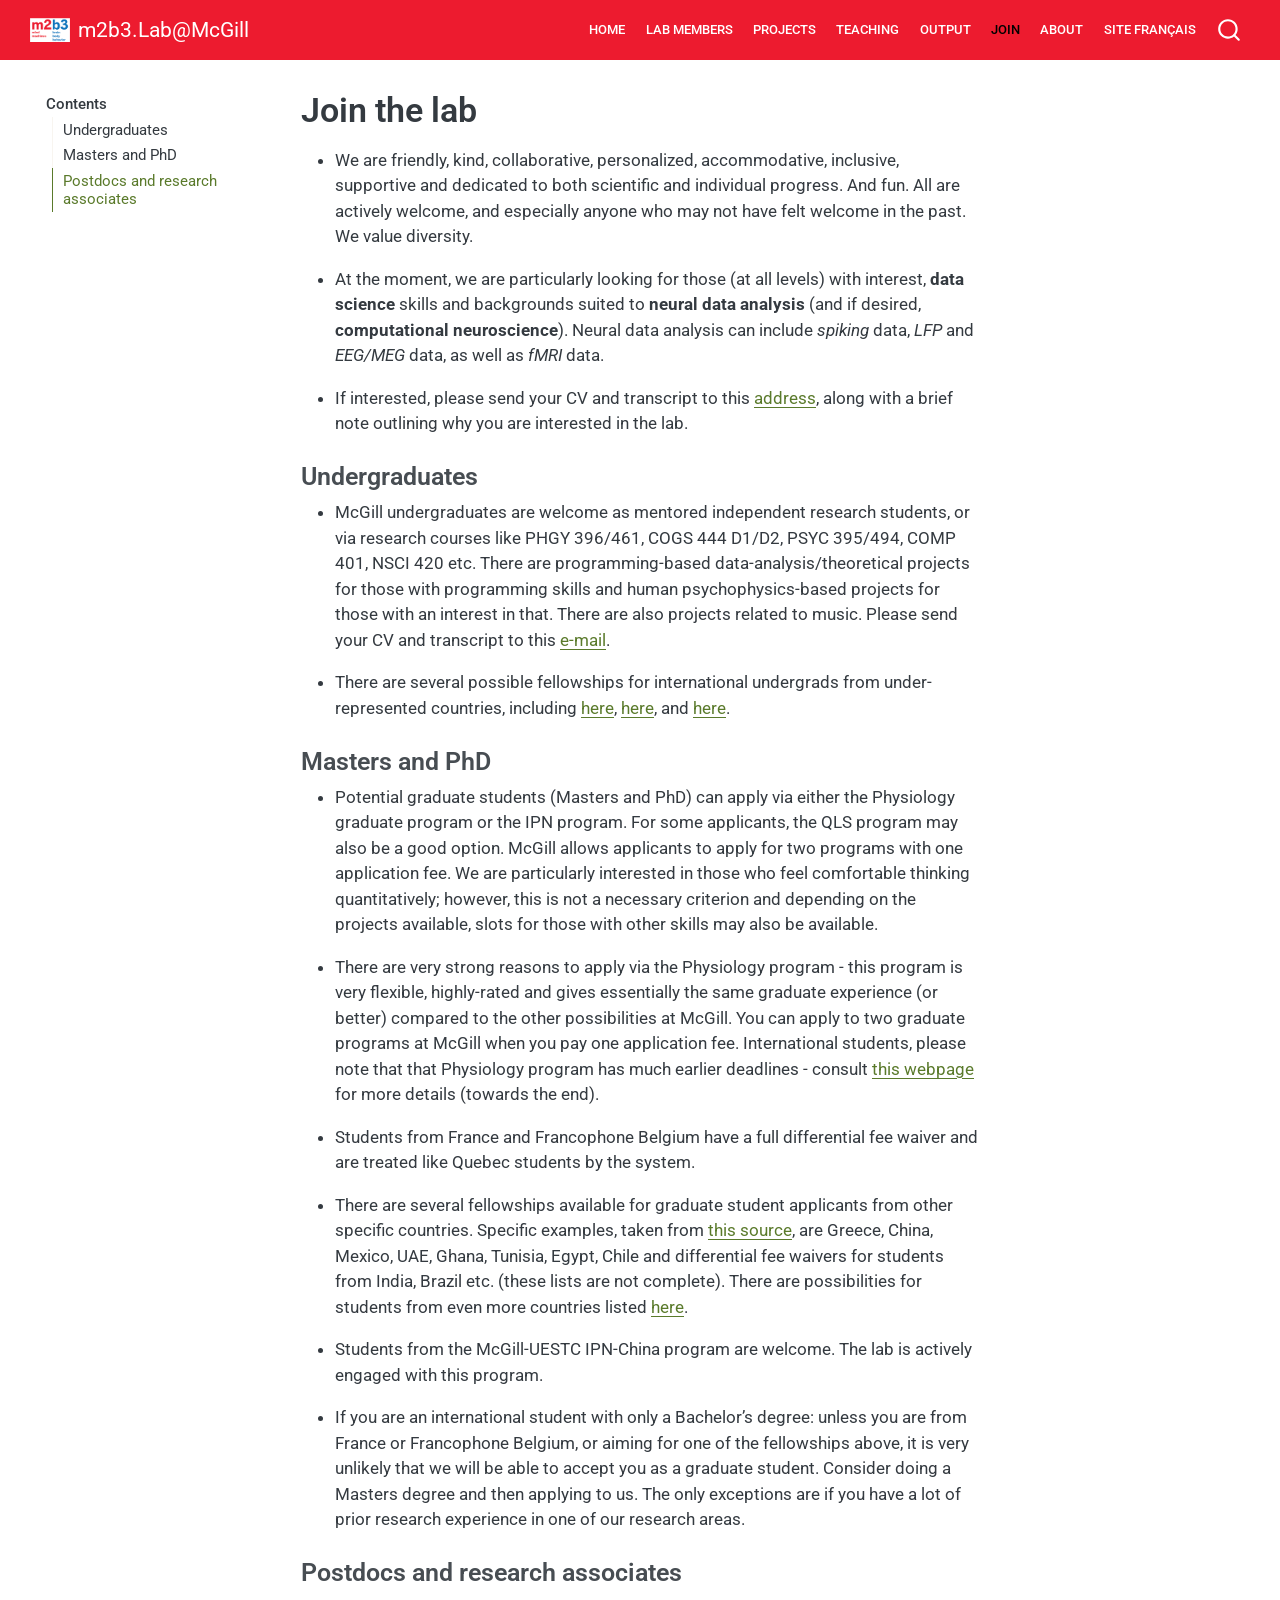
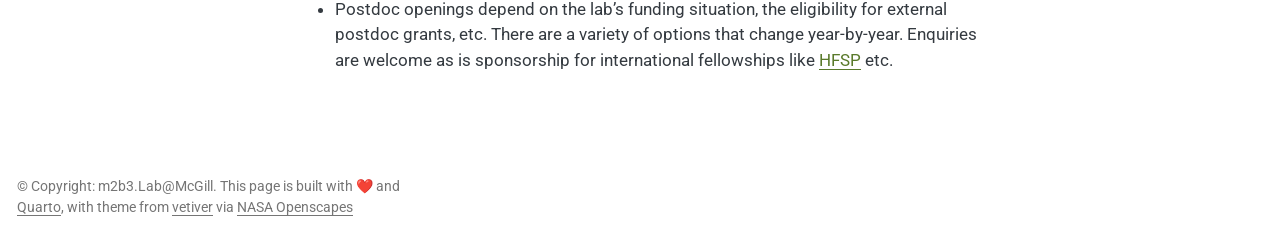
<file: docs/join.html>
<!DOCTYPE html>
<html xmlns="http://www.w3.org/1999/xhtml" lang="en" xml:lang="en"><head>

<meta charset="utf-8">
<meta name="generator" content="quarto-1.8.27">

<meta name="viewport" content="width=device-width, initial-scale=1.0, user-scalable=yes">


<title>Join the lab – m2b3.Lab@McGill</title>
<style>
code{white-space: pre-wrap;}
span.smallcaps{font-variant: small-caps;}
div.columns{display: flex; gap: min(4vw, 1.5em);}
div.column{flex: auto; overflow-x: auto;}
div.hanging-indent{margin-left: 1.5em; text-indent: -1.5em;}
ul.task-list{list-style: none;}
ul.task-list li input[type="checkbox"] {
  width: 0.8em;
  margin: 0 0.8em 0.2em -1em; /* quarto-specific, see https://github.com/quarto-dev/quarto-cli/issues/4556 */ 
  vertical-align: middle;
}
</style>


<script src="site_libs/quarto-nav/quarto-nav.js"></script>
<script src="site_libs/quarto-nav/headroom.min.js"></script>
<script src="site_libs/clipboard/clipboard.min.js"></script>
<script src="site_libs/quarto-search/autocomplete.umd.js"></script>
<script src="site_libs/quarto-search/fuse.min.js"></script>
<script src="site_libs/quarto-search/quarto-search.js"></script>
<meta name="quarto:offset" content="./">
<link href="./images/m2b3sq_favicon.png" rel="icon" type="image/png">
<script src="site_libs/quarto-html/quarto.js" type="module"></script>
<script src="site_libs/quarto-html/tabsets/tabsets.js" type="module"></script>
<script src="site_libs/quarto-html/axe/axe-check.js" type="module"></script>
<script src="site_libs/quarto-html/popper.min.js"></script>
<script src="site_libs/quarto-html/tippy.umd.min.js"></script>
<script src="site_libs/quarto-html/anchor.min.js"></script>
<link href="site_libs/quarto-html/tippy.css" rel="stylesheet">
<link href="site_libs/quarto-html/quarto-syntax-highlighting-ed96de9b727972fe78a7b5d16c58bf87.css" rel="stylesheet" id="quarto-text-highlighting-styles">
<script src="site_libs/bootstrap/bootstrap.min.js"></script>
<link href="site_libs/bootstrap/bootstrap-icons.css" rel="stylesheet">
<link href="site_libs/bootstrap/bootstrap-b197fa680512e054cc4f9c16efbc6578.min.css" rel="stylesheet" append-hash="true" id="quarto-bootstrap" data-mode="light">
<script id="quarto-search-options" type="application/json">{
  "location": "navbar",
  "copy-button": false,
  "collapse-after": 3,
  "panel-placement": "end",
  "type": "overlay",
  "limit": 50,
  "keyboard-shortcut": [
    "f",
    "/",
    "s"
  ],
  "show-item-context": false,
  "language": {
    "search-no-results-text": "No results",
    "search-matching-documents-text": "matching documents",
    "search-copy-link-title": "Copy link to search",
    "search-hide-matches-text": "Hide additional matches",
    "search-more-match-text": "more match in this document",
    "search-more-matches-text": "more matches in this document",
    "search-clear-button-title": "Clear",
    "search-text-placeholder": "",
    "search-detached-cancel-button-title": "Cancel",
    "search-submit-button-title": "Submit",
    "search-label": "Search"
  }
}</script>


<link rel="stylesheet" href="styles.css">
</head>

<body class="floating nav-fixed quarto-light">

<div id="quarto-search-results"></div>
  <header id="quarto-header" class="headroom fixed-top">
    <nav class="navbar navbar-expand-lg " data-bs-theme="dark">
      <div class="navbar-container container-fluid">
      <div class="navbar-brand-container mx-auto">
    <a href="./index.html" class="navbar-brand navbar-brand-logo">
    <img src="./images/m2b3_white.png" alt="Lab logo" class="navbar-logo light-content">
    <img src="./images/m2b3_white.png" alt="Lab logo" class="navbar-logo dark-content">
    </a>
    <a class="navbar-brand" href="./index.html">
    <span class="navbar-title">m2b3.Lab@McGill</span>
    </a>
  </div>
            <div id="quarto-search" class="" title="Search"></div>
          <button class="navbar-toggler" type="button" data-bs-toggle="collapse" data-bs-target="#navbarCollapse" aria-controls="navbarCollapse" role="menu" aria-expanded="false" aria-label="Toggle navigation" onclick="if (window.quartoToggleHeadroom) { window.quartoToggleHeadroom(); }">
  <span class="navbar-toggler-icon"></span>
</button>
          <div class="collapse navbar-collapse" id="navbarCollapse">
            <ul class="navbar-nav navbar-nav-scroll ms-auto">
  <li class="nav-item">
    <a class="nav-link" href="./index.html"> 
<span class="menu-text">Home</span></a>
  </li>  
  <li class="nav-item">
    <a class="nav-link" href="./members.html"> 
<span class="menu-text">Lab Members</span></a>
  </li>  
  <li class="nav-item">
    <a class="nav-link" href="./projects.html"> 
<span class="menu-text">Projects</span></a>
  </li>  
  <li class="nav-item">
    <a class="nav-link" href="./teaching.html"> 
<span class="menu-text">Teaching</span></a>
  </li>  
  <li class="nav-item">
    <a class="nav-link" href="./output.html"> 
<span class="menu-text">Output</span></a>
  </li>  
  <li class="nav-item">
    <a class="nav-link active" href="./join.html" aria-current="page"> 
<span class="menu-text">Join</span></a>
  </li>  
  <li class="nav-item">
    <a class="nav-link" href="./locate.html"> 
<span class="menu-text">About</span></a>
  </li>  
  <li class="nav-item">
    <a class="nav-link" href="https://m2b3.github.io/fr/"> 
<span class="menu-text">Site français</span></a>
  </li>  
</ul>
          </div> <!-- /navcollapse -->
            <div class="quarto-navbar-tools">
</div>
      </div> <!-- /container-fluid -->
    </nav>
</header>
<!-- content -->
<div id="quarto-content" class="quarto-container page-columns page-rows-contents page-layout-article page-navbar">
<!-- sidebar -->
  <nav id="quarto-sidebar" class="sidebar collapse collapse-horizontal quarto-sidebar-collapse-item sidebar-navigation floating overflow-auto">
    <nav id="TOC" role="doc-toc" class="toc-active">
    <h2 id="toc-title">Contents</h2>
   
  <ul>
  <li><a href="#undergraduates" id="toc-undergraduates" class="nav-link active" data-scroll-target="#undergraduates">Undergraduates</a></li>
  <li><a href="#masters-and-phd" id="toc-masters-and-phd" class="nav-link" data-scroll-target="#masters-and-phd">Masters and PhD</a></li>
  <li><a href="#postdocs-and-research-associates" id="toc-postdocs-and-research-associates" class="nav-link" data-scroll-target="#postdocs-and-research-associates">Postdocs and research associates</a></li>
  </ul>
</nav>
</nav>
<div id="quarto-sidebar-glass" class="quarto-sidebar-collapse-item" data-bs-toggle="collapse" data-bs-target=".quarto-sidebar-collapse-item"></div>
<!-- margin-sidebar -->
    <div id="quarto-margin-sidebar" class="sidebar margin-sidebar zindex-bottom">
    </div>
<!-- main -->
<main class="content" id="quarto-document-content">

<header id="title-block-header" class="quarto-title-block default">
<div class="quarto-title">
<h1 class="title">Join the lab</h1>
</div>



<div class="quarto-title-meta">

    
  
    
  </div>
  


</header>


<ul>
<li><p>We are friendly, kind, collaborative, personalized, accommodative, inclusive, supportive and dedicated to both scientific and individual progress. And fun. All are actively welcome, and especially anyone who may not have felt welcome in the past. We value diversity.</p></li>
<li><p>At the moment, we are particularly looking for those (at all levels) with interest, <strong>data science</strong> skills and backgrounds suited to <strong>neural data analysis</strong> (and if desired, <strong>computational neuroscience</strong>). Neural data analysis can include <em>spiking</em> data, <em>LFP</em> and <em>EEG/MEG</em> data, as well as <em>fMRI</em> data.</p></li>
<li><p>If interested, please send your CV and transcript to this <script type="text/javascript">
<!--
h='&#x6d;&#x63;&#x67;&#x69;&#108;&#108;&#46;&#x63;&#x61;';a='&#64;';n='&#x6d;&#50;&#98;&#x33;&#46;&#108;&#x61;&#98;';e=n+a+h;
document.write('<a h'+'ref'+'="ma'+'ilto'+':'+e+'" clas'+'s="em' + 'ail">'+'&#x61;&#100;&#100;&#114;&#x65;&#x73;&#x73;'+'<\/'+'a'+'>');
// -->
</script><noscript>address (m2b3.lab at mcgill dot ca)</noscript>, along with a brief note outlining why you are interested in the lab.</p></li>
</ul>
<section id="undergraduates" class="level3">
<h3 class="anchored" data-anchor-id="undergraduates">Undergraduates</h3>
<ul>
<li><p>McGill undergraduates are welcome as mentored independent research students, or via research courses like PHGY 396/461, COGS 444 D1/D2, PSYC 395/494, COMP 401, NSCI 420 etc. There are programming-based data-analysis/theoretical projects for those with programming skills and human psychophysics-based projects for those with an interest in that. There are also projects related to music. Please send your CV and transcript to this <script type="text/javascript">
<!--
h='&#x6d;&#x63;&#x67;&#x69;&#108;&#108;&#46;&#x63;&#x61;';a='&#64;';n='&#x6d;&#50;&#98;&#x33;&#46;&#108;&#x61;&#98;';e=n+a+h;
document.write('<a h'+'ref'+'="ma'+'ilto'+':'+e+'" clas'+'s="em' + 'ail">'+'&#x65;&#x2d;&#x6d;&#x61;&#x69;&#108;'+'<\/'+'a'+'>');
// -->
</script><noscript>e-mail (m2b3.lab at mcgill dot ca)</noscript>.</p></li>
<li><p>There are several possible fellowships for international undergrads from under-represented countries, including <a href="https://www.educanada.ca/scholarships-bourses/can/institutions/asean-anase.aspx?lang=eng">here</a>, <a href="https://www.educanada.ca/scholarships-bourses/can/institutions/study-in-canada-sep-etudes-au-canada-pct.aspx?lang=eng">here</a>, and <a href="https://www.educanada.ca/scholarships-bourses/can/institutions/elap-pfla.aspx?lang=eng">here</a>.</p></li>
</ul>
</section>
<section id="masters-and-phd" class="level3">
<h3 class="anchored" data-anchor-id="masters-and-phd">Masters and PhD</h3>
<ul>
<li><p>Potential graduate students (Masters and PhD) can apply via either the Physiology graduate program or the IPN program. For some applicants, the QLS program may also be a good option. McGill allows applicants to apply for two programs with one application fee. We are particularly interested in those who feel comfortable thinking quantitatively; however, this is not a necessary criterion and depending on the projects available, slots for those with other skills may also be available.</p></li>
<li><p>There are very strong reasons to apply via the Physiology program - this program is very flexible, highly-rated and gives essentially the same graduate experience (or better) compared to the other possibilities at McGill. You can apply to two graduate programs at McGill when you pay one application fee. International students, please note that that Physiology program has much earlier deadlines - consult <a href="https://www.mcgill.ca/gradapplicants/programs/physiology">this webpage</a> for more details (towards the end).</p></li>
<li><p>Students from France and Francophone Belgium have a full differential fee waiver and are treated like Quebec students by the system.</p></li>
<li><p>There are several fellowships available for graduate student applicants from other specific countries. Specific examples, taken from <a href="https://www.mcgill.ca/gps/funding/international-student-postdoctoral-funding-opportunities/international">this source</a>, are Greece, China, Mexico, UAE, Ghana, Tunisia, Egypt, Chile and differential fee waivers for students from India, Brazil etc. (these lists are not complete). There are possibilities for students from even more countries listed <a href="https://www.mcgill.ca/gps/funding/international-student-postdoctoral-funding-opportunities/opportunities-available-through-international-agencies">here</a>.</p></li>
<li><p>Students from the McGill-UESTC IPN-China program are welcome. The lab is actively engaged with this program.</p></li>
<li><p>If you are an international student with only a Bachelor’s degree: unless you are from France or Francophone Belgium, or aiming for one of the fellowships above, it is very unlikely that we will be able to accept you as a graduate student. Consider doing a Masters degree and then applying to us. The only exceptions are if you have a lot of prior research experience in one of our research areas.</p></li>
</ul>
</section>
<section id="postdocs-and-research-associates" class="level3">
<h3 class="anchored" data-anchor-id="postdocs-and-research-associates">Postdocs and research associates</h3>
<ul>
<li>Postdoc openings depend on the lab’s funding situation, the eligibility for external postdoc grants, etc. There are a variety of options that change year-by-year. Enquiries are welcome as is sponsorship for international fellowships like <a href="https://www.hfsp.org/funding/hfsp-funding/postdoctoral-fellowships">HFSP</a> etc.</li>
</ul>


</section>

</main> <!-- /main -->
<script id="quarto-html-after-body" type="application/javascript">
  window.document.addEventListener("DOMContentLoaded", function (event) {
    const icon = "";
    const anchorJS = new window.AnchorJS();
    anchorJS.options = {
      placement: 'right',
      icon: icon
    };
    anchorJS.add('.anchored');
    const isCodeAnnotation = (el) => {
      for (const clz of el.classList) {
        if (clz.startsWith('code-annotation-')) {                     
          return true;
        }
      }
      return false;
    }
    const onCopySuccess = function(e) {
      // button target
      const button = e.trigger;
      // don't keep focus
      button.blur();
      // flash "checked"
      button.classList.add('code-copy-button-checked');
      var currentTitle = button.getAttribute("title");
      button.setAttribute("title", "Copied!");
      let tooltip;
      if (window.bootstrap) {
        button.setAttribute("data-bs-toggle", "tooltip");
        button.setAttribute("data-bs-placement", "left");
        button.setAttribute("data-bs-title", "Copied!");
        tooltip = new bootstrap.Tooltip(button, 
          { trigger: "manual", 
            customClass: "code-copy-button-tooltip",
            offset: [0, -8]});
        tooltip.show();    
      }
      setTimeout(function() {
        if (tooltip) {
          tooltip.hide();
          button.removeAttribute("data-bs-title");
          button.removeAttribute("data-bs-toggle");
          button.removeAttribute("data-bs-placement");
        }
        button.setAttribute("title", currentTitle);
        button.classList.remove('code-copy-button-checked');
      }, 1000);
      // clear code selection
      e.clearSelection();
    }
    const getTextToCopy = function(trigger) {
      const outerScaffold = trigger.parentElement.cloneNode(true);
      const codeEl = outerScaffold.querySelector('code');
      for (const childEl of codeEl.children) {
        if (isCodeAnnotation(childEl)) {
          childEl.remove();
        }
      }
      return codeEl.innerText;
    }
    const clipboard = new window.ClipboardJS('.code-copy-button:not([data-in-quarto-modal])', {
      text: getTextToCopy
    });
    clipboard.on('success', onCopySuccess);
    if (window.document.getElementById('quarto-embedded-source-code-modal')) {
      const clipboardModal = new window.ClipboardJS('.code-copy-button[data-in-quarto-modal]', {
        text: getTextToCopy,
        container: window.document.getElementById('quarto-embedded-source-code-modal')
      });
      clipboardModal.on('success', onCopySuccess);
    }
      var localhostRegex = new RegExp(/^(?:http|https):\/\/localhost\:?[0-9]*\//);
      var mailtoRegex = new RegExp(/^mailto:/);
        var filterRegex = new RegExp("https:\/\/m2b3\.github\.io\/");
      var isInternal = (href) => {
          return filterRegex.test(href) || localhostRegex.test(href) || mailtoRegex.test(href);
      }
      // Inspect non-navigation links and adorn them if external
     var links = window.document.querySelectorAll('a[href]:not(.nav-link):not(.navbar-brand):not(.toc-action):not(.sidebar-link):not(.sidebar-item-toggle):not(.pagination-link):not(.no-external):not([aria-hidden]):not(.dropdown-item):not(.quarto-navigation-tool):not(.about-link)');
      for (var i=0; i<links.length; i++) {
        const link = links[i];
        if (!isInternal(link.href)) {
          // undo the damage that might have been done by quarto-nav.js in the case of
          // links that we want to consider external
          if (link.dataset.originalHref !== undefined) {
            link.href = link.dataset.originalHref;
          }
        }
      }
    function tippyHover(el, contentFn, onTriggerFn, onUntriggerFn) {
      const config = {
        allowHTML: true,
        maxWidth: 500,
        delay: 100,
        arrow: false,
        appendTo: function(el) {
            return el.parentElement;
        },
        interactive: true,
        interactiveBorder: 10,
        theme: 'quarto',
        placement: 'bottom-start',
      };
      if (contentFn) {
        config.content = contentFn;
      }
      if (onTriggerFn) {
        config.onTrigger = onTriggerFn;
      }
      if (onUntriggerFn) {
        config.onUntrigger = onUntriggerFn;
      }
      window.tippy(el, config); 
    }
    const noterefs = window.document.querySelectorAll('a[role="doc-noteref"]');
    for (var i=0; i<noterefs.length; i++) {
      const ref = noterefs[i];
      tippyHover(ref, function() {
        // use id or data attribute instead here
        let href = ref.getAttribute('data-footnote-href') || ref.getAttribute('href');
        try { href = new URL(href).hash; } catch {}
        const id = href.replace(/^#\/?/, "");
        const note = window.document.getElementById(id);
        if (note) {
          return note.innerHTML;
        } else {
          return "";
        }
      });
    }
    const xrefs = window.document.querySelectorAll('a.quarto-xref');
    const processXRef = (id, note) => {
      // Strip column container classes
      const stripColumnClz = (el) => {
        el.classList.remove("page-full", "page-columns");
        if (el.children) {
          for (const child of el.children) {
            stripColumnClz(child);
          }
        }
      }
      stripColumnClz(note)
      if (id === null || id.startsWith('sec-')) {
        // Special case sections, only their first couple elements
        const container = document.createElement("div");
        if (note.children && note.children.length > 2) {
          container.appendChild(note.children[0].cloneNode(true));
          for (let i = 1; i < note.children.length; i++) {
            const child = note.children[i];
            if (child.tagName === "P" && child.innerText === "") {
              continue;
            } else {
              container.appendChild(child.cloneNode(true));
              break;
            }
          }
          if (window.Quarto?.typesetMath) {
            window.Quarto.typesetMath(container);
          }
          return container.innerHTML
        } else {
          if (window.Quarto?.typesetMath) {
            window.Quarto.typesetMath(note);
          }
          return note.innerHTML;
        }
      } else {
        // Remove any anchor links if they are present
        const anchorLink = note.querySelector('a.anchorjs-link');
        if (anchorLink) {
          anchorLink.remove();
        }
        if (window.Quarto?.typesetMath) {
          window.Quarto.typesetMath(note);
        }
        if (note.classList.contains("callout")) {
          return note.outerHTML;
        } else {
          return note.innerHTML;
        }
      }
    }
    for (var i=0; i<xrefs.length; i++) {
      const xref = xrefs[i];
      tippyHover(xref, undefined, function(instance) {
        instance.disable();
        let url = xref.getAttribute('href');
        let hash = undefined; 
        if (url.startsWith('#')) {
          hash = url;
        } else {
          try { hash = new URL(url).hash; } catch {}
        }
        if (hash) {
          const id = hash.replace(/^#\/?/, "");
          const note = window.document.getElementById(id);
          if (note !== null) {
            try {
              const html = processXRef(id, note.cloneNode(true));
              instance.setContent(html);
            } finally {
              instance.enable();
              instance.show();
            }
          } else {
            // See if we can fetch this
            fetch(url.split('#')[0])
            .then(res => res.text())
            .then(html => {
              const parser = new DOMParser();
              const htmlDoc = parser.parseFromString(html, "text/html");
              const note = htmlDoc.getElementById(id);
              if (note !== null) {
                const html = processXRef(id, note);
                instance.setContent(html);
              } 
            }).finally(() => {
              instance.enable();
              instance.show();
            });
          }
        } else {
          // See if we can fetch a full url (with no hash to target)
          // This is a special case and we should probably do some content thinning / targeting
          fetch(url)
          .then(res => res.text())
          .then(html => {
            const parser = new DOMParser();
            const htmlDoc = parser.parseFromString(html, "text/html");
            const note = htmlDoc.querySelector('main.content');
            if (note !== null) {
              // This should only happen for chapter cross references
              // (since there is no id in the URL)
              // remove the first header
              if (note.children.length > 0 && note.children[0].tagName === "HEADER") {
                note.children[0].remove();
              }
              const html = processXRef(null, note);
              instance.setContent(html);
            } 
          }).finally(() => {
            instance.enable();
            instance.show();
          });
        }
      }, function(instance) {
      });
    }
        let selectedAnnoteEl;
        const selectorForAnnotation = ( cell, annotation) => {
          let cellAttr = 'data-code-cell="' + cell + '"';
          let lineAttr = 'data-code-annotation="' +  annotation + '"';
          const selector = 'span[' + cellAttr + '][' + lineAttr + ']';
          return selector;
        }
        const selectCodeLines = (annoteEl) => {
          const doc = window.document;
          const targetCell = annoteEl.getAttribute("data-target-cell");
          const targetAnnotation = annoteEl.getAttribute("data-target-annotation");
          const annoteSpan = window.document.querySelector(selectorForAnnotation(targetCell, targetAnnotation));
          const lines = annoteSpan.getAttribute("data-code-lines").split(",");
          const lineIds = lines.map((line) => {
            return targetCell + "-" + line;
          })
          let top = null;
          let height = null;
          let parent = null;
          if (lineIds.length > 0) {
              //compute the position of the single el (top and bottom and make a div)
              const el = window.document.getElementById(lineIds[0]);
              top = el.offsetTop;
              height = el.offsetHeight;
              parent = el.parentElement.parentElement;
            if (lineIds.length > 1) {
              const lastEl = window.document.getElementById(lineIds[lineIds.length - 1]);
              const bottom = lastEl.offsetTop + lastEl.offsetHeight;
              height = bottom - top;
            }
            if (top !== null && height !== null && parent !== null) {
              // cook up a div (if necessary) and position it 
              let div = window.document.getElementById("code-annotation-line-highlight");
              if (div === null) {
                div = window.document.createElement("div");
                div.setAttribute("id", "code-annotation-line-highlight");
                div.style.position = 'absolute';
                parent.appendChild(div);
              }
              div.style.top = top - 2 + "px";
              div.style.height = height + 4 + "px";
              div.style.left = 0;
              let gutterDiv = window.document.getElementById("code-annotation-line-highlight-gutter");
              if (gutterDiv === null) {
                gutterDiv = window.document.createElement("div");
                gutterDiv.setAttribute("id", "code-annotation-line-highlight-gutter");
                gutterDiv.style.position = 'absolute';
                const codeCell = window.document.getElementById(targetCell);
                const gutter = codeCell.querySelector('.code-annotation-gutter');
                gutter.appendChild(gutterDiv);
              }
              gutterDiv.style.top = top - 2 + "px";
              gutterDiv.style.height = height + 4 + "px";
            }
            selectedAnnoteEl = annoteEl;
          }
        };
        const unselectCodeLines = () => {
          const elementsIds = ["code-annotation-line-highlight", "code-annotation-line-highlight-gutter"];
          elementsIds.forEach((elId) => {
            const div = window.document.getElementById(elId);
            if (div) {
              div.remove();
            }
          });
          selectedAnnoteEl = undefined;
        };
          // Handle positioning of the toggle
      window.addEventListener(
        "resize",
        throttle(() => {
          elRect = undefined;
          if (selectedAnnoteEl) {
            selectCodeLines(selectedAnnoteEl);
          }
        }, 10)
      );
      function throttle(fn, ms) {
      let throttle = false;
      let timer;
        return (...args) => {
          if(!throttle) { // first call gets through
              fn.apply(this, args);
              throttle = true;
          } else { // all the others get throttled
              if(timer) clearTimeout(timer); // cancel #2
              timer = setTimeout(() => {
                fn.apply(this, args);
                timer = throttle = false;
              }, ms);
          }
        };
      }
        // Attach click handler to the DT
        const annoteDls = window.document.querySelectorAll('dt[data-target-cell]');
        for (const annoteDlNode of annoteDls) {
          annoteDlNode.addEventListener('click', (event) => {
            const clickedEl = event.target;
            if (clickedEl !== selectedAnnoteEl) {
              unselectCodeLines();
              const activeEl = window.document.querySelector('dt[data-target-cell].code-annotation-active');
              if (activeEl) {
                activeEl.classList.remove('code-annotation-active');
              }
              selectCodeLines(clickedEl);
              clickedEl.classList.add('code-annotation-active');
            } else {
              // Unselect the line
              unselectCodeLines();
              clickedEl.classList.remove('code-annotation-active');
            }
          });
        }
    const findCites = (el) => {
      const parentEl = el.parentElement;
      if (parentEl) {
        const cites = parentEl.dataset.cites;
        if (cites) {
          return {
            el,
            cites: cites.split(' ')
          };
        } else {
          return findCites(el.parentElement)
        }
      } else {
        return undefined;
      }
    };
    var bibliorefs = window.document.querySelectorAll('a[role="doc-biblioref"]');
    for (var i=0; i<bibliorefs.length; i++) {
      const ref = bibliorefs[i];
      const citeInfo = findCites(ref);
      if (citeInfo) {
        tippyHover(citeInfo.el, function() {
          var popup = window.document.createElement('div');
          citeInfo.cites.forEach(function(cite) {
            var citeDiv = window.document.createElement('div');
            citeDiv.classList.add('hanging-indent');
            citeDiv.classList.add('csl-entry');
            var biblioDiv = window.document.getElementById('ref-' + cite);
            if (biblioDiv) {
              citeDiv.innerHTML = biblioDiv.innerHTML;
            }
            popup.appendChild(citeDiv);
          });
          return popup.innerHTML;
        });
      }
    }
  });
  </script>
</div> <!-- /content -->
<footer class="footer">
  <div class="nav-footer">
    <div class="nav-footer-left">
<p>© Copyright: m2b3.Lab@McGill. This page is built with ❤️ and <a href="https://quarto.org/">Quarto</a>, with theme from <a href="https://github.com/rstudio/vetiver.rstudio.com">vetiver</a> via <a href="https://nasa-openscapes.github.io/">NASA Openscapes</a></p>
</div>   
    <div class="nav-footer-center">
      &nbsp;
    </div>
    <div class="nav-footer-right">
      &nbsp;
    </div>
  </div>
</footer>




</body></html>
</file>
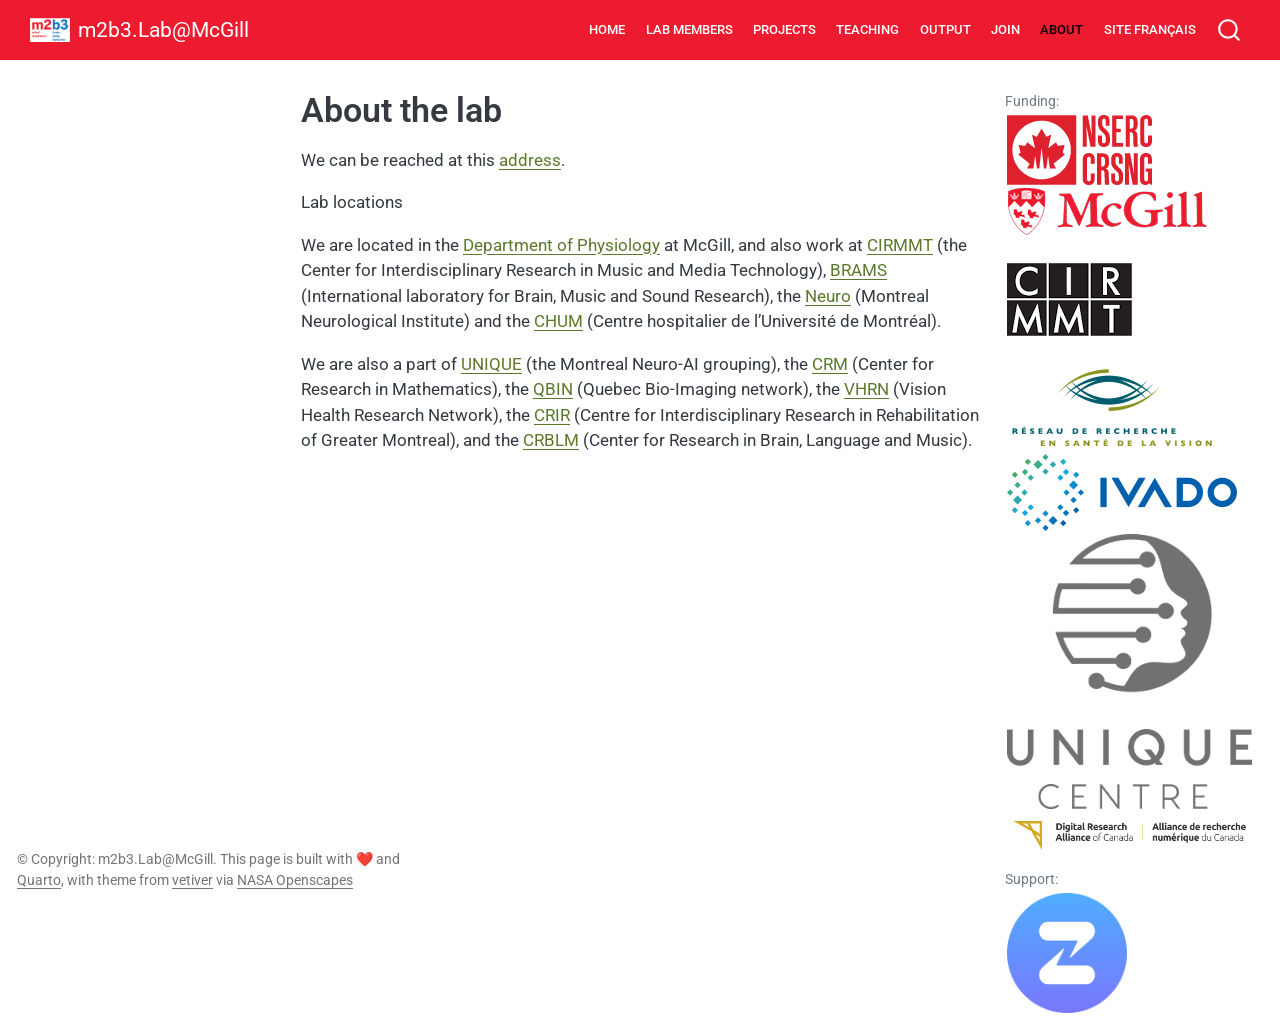
<file: docs/locate.html>
<!DOCTYPE html>
<html xmlns="http://www.w3.org/1999/xhtml" lang="en" xml:lang="en"><head>

<meta charset="utf-8">
<meta name="generator" content="quarto-1.8.27">

<meta name="viewport" content="width=device-width, initial-scale=1.0, user-scalable=yes">


<title>About the lab – m2b3.Lab@McGill</title>
<style>
code{white-space: pre-wrap;}
span.smallcaps{font-variant: small-caps;}
div.columns{display: flex; gap: min(4vw, 1.5em);}
div.column{flex: auto; overflow-x: auto;}
div.hanging-indent{margin-left: 1.5em; text-indent: -1.5em;}
ul.task-list{list-style: none;}
ul.task-list li input[type="checkbox"] {
  width: 0.8em;
  margin: 0 0.8em 0.2em -1em; /* quarto-specific, see https://github.com/quarto-dev/quarto-cli/issues/4556 */ 
  vertical-align: middle;
}
</style>


<script src="site_libs/quarto-nav/quarto-nav.js"></script>
<script src="site_libs/quarto-nav/headroom.min.js"></script>
<script src="site_libs/clipboard/clipboard.min.js"></script>
<script src="site_libs/quarto-search/autocomplete.umd.js"></script>
<script src="site_libs/quarto-search/fuse.min.js"></script>
<script src="site_libs/quarto-search/quarto-search.js"></script>
<meta name="quarto:offset" content="./">
<link href="./images/m2b3sq_favicon.png" rel="icon" type="image/png">
<script src="site_libs/quarto-html/quarto.js" type="module"></script>
<script src="site_libs/quarto-html/tabsets/tabsets.js" type="module"></script>
<script src="site_libs/quarto-html/axe/axe-check.js" type="module"></script>
<script src="site_libs/quarto-html/popper.min.js"></script>
<script src="site_libs/quarto-html/tippy.umd.min.js"></script>
<script src="site_libs/quarto-html/anchor.min.js"></script>
<link href="site_libs/quarto-html/tippy.css" rel="stylesheet">
<link href="site_libs/quarto-html/quarto-syntax-highlighting-ed96de9b727972fe78a7b5d16c58bf87.css" rel="stylesheet" id="quarto-text-highlighting-styles">
<script src="site_libs/bootstrap/bootstrap.min.js"></script>
<link href="site_libs/bootstrap/bootstrap-icons.css" rel="stylesheet">
<link href="site_libs/bootstrap/bootstrap-b197fa680512e054cc4f9c16efbc6578.min.css" rel="stylesheet" append-hash="true" id="quarto-bootstrap" data-mode="light">
<script id="quarto-search-options" type="application/json">{
  "location": "navbar",
  "copy-button": false,
  "collapse-after": 3,
  "panel-placement": "end",
  "type": "overlay",
  "limit": 50,
  "keyboard-shortcut": [
    "f",
    "/",
    "s"
  ],
  "show-item-context": false,
  "language": {
    "search-no-results-text": "No results",
    "search-matching-documents-text": "matching documents",
    "search-copy-link-title": "Copy link to search",
    "search-hide-matches-text": "Hide additional matches",
    "search-more-match-text": "more match in this document",
    "search-more-matches-text": "more matches in this document",
    "search-clear-button-title": "Clear",
    "search-text-placeholder": "",
    "search-detached-cancel-button-title": "Cancel",
    "search-submit-button-title": "Submit",
    "search-label": "Search"
  }
}</script>


<link rel="stylesheet" href="styles.css">
</head>

<body class="floating nav-fixed quarto-light">

<div id="quarto-search-results"></div>
  <header id="quarto-header" class="headroom fixed-top">
    <nav class="navbar navbar-expand-lg " data-bs-theme="dark">
      <div class="navbar-container container-fluid">
      <div class="navbar-brand-container mx-auto">
    <a href="./index.html" class="navbar-brand navbar-brand-logo">
    <img src="./images/m2b3_white.png" alt="Lab logo" class="navbar-logo light-content">
    <img src="./images/m2b3_white.png" alt="Lab logo" class="navbar-logo dark-content">
    </a>
    <a class="navbar-brand" href="./index.html">
    <span class="navbar-title">m2b3.Lab@McGill</span>
    </a>
  </div>
            <div id="quarto-search" class="" title="Search"></div>
          <button class="navbar-toggler" type="button" data-bs-toggle="collapse" data-bs-target="#navbarCollapse" aria-controls="navbarCollapse" role="menu" aria-expanded="false" aria-label="Toggle navigation" onclick="if (window.quartoToggleHeadroom) { window.quartoToggleHeadroom(); }">
  <span class="navbar-toggler-icon"></span>
</button>
          <div class="collapse navbar-collapse" id="navbarCollapse">
            <ul class="navbar-nav navbar-nav-scroll ms-auto">
  <li class="nav-item">
    <a class="nav-link" href="./index.html"> 
<span class="menu-text">Home</span></a>
  </li>  
  <li class="nav-item">
    <a class="nav-link" href="./members.html"> 
<span class="menu-text">Lab Members</span></a>
  </li>  
  <li class="nav-item">
    <a class="nav-link" href="./projects.html"> 
<span class="menu-text">Projects</span></a>
  </li>  
  <li class="nav-item">
    <a class="nav-link" href="./teaching.html"> 
<span class="menu-text">Teaching</span></a>
  </li>  
  <li class="nav-item">
    <a class="nav-link" href="./output.html"> 
<span class="menu-text">Output</span></a>
  </li>  
  <li class="nav-item">
    <a class="nav-link" href="./join.html"> 
<span class="menu-text">Join</span></a>
  </li>  
  <li class="nav-item">
    <a class="nav-link active" href="./locate.html" aria-current="page"> 
<span class="menu-text">About</span></a>
  </li>  
  <li class="nav-item">
    <a class="nav-link" href="https://m2b3.github.io/fr/"> 
<span class="menu-text">Site français</span></a>
  </li>  
</ul>
          </div> <!-- /navcollapse -->
            <div class="quarto-navbar-tools">
</div>
      </div> <!-- /container-fluid -->
    </nav>
</header>
<!-- content -->
<div id="quarto-content" class="quarto-container page-columns page-rows-contents page-layout-article page-navbar">
<!-- sidebar -->
  <nav id="quarto-sidebar" class="sidebar collapse collapse-horizontal quarto-sidebar-collapse-item sidebar-navigation floating overflow-auto">
    
</nav>
<div id="quarto-sidebar-glass" class="quarto-sidebar-collapse-item" data-bs-toggle="collapse" data-bs-target=".quarto-sidebar-collapse-item"></div>
<!-- margin-sidebar -->
    <div id="quarto-margin-sidebar" class="sidebar margin-sidebar zindex-bottom">
    </div>
<!-- main -->
<main class="content page-columns page-full" id="quarto-document-content">

<header id="title-block-header" class="quarto-title-block default">
<div class="quarto-title">
<h1 class="title">About the lab</h1>
</div>



<div class="quarto-title-meta">

    
  
    
  </div>
  


</header>



<div class="no-row-height column-margin column-container"><div class="">
<p>Funding:</p>
<div id="funding">
<div class="quarto-layout-panel" data-layout-ncol="1">
<div class="quarto-layout-row">
<div class="quarto-layout-cell" style="flex-basis: 100.0%;justify-content: center;">
<p><img src="images/nsercLogo.png" class="img-fluid" alt="NSERC logo"></p>
</div>
</div>
<div class="quarto-layout-row">
<div class="quarto-layout-cell" style="flex-basis: 100.0%;justify-content: center;">
<p><img src="images/mcgill.png" class="img-fluid" alt="McGill logo"></p>
</div>
</div>
<div class="quarto-layout-row">
<div class="quarto-layout-cell" style="flex-basis: 100.0%;justify-content: center;">
<p><img src="images/cirmmt.png" class="img-fluid" alt="CIRMMT logo"></p>
</div>
</div>
<div class="quarto-layout-row">
<div class="quarto-layout-cell" style="flex-basis: 100.0%;justify-content: center;">
<p><img src="images/vhrn.png" class="img-fluid" alt="VHRN logo"></p>
</div>
</div>
<div class="quarto-layout-row">
<div class="quarto-layout-cell" style="flex-basis: 100.0%;justify-content: center;">
<p><img src="images/ivado.png" class="img-fluid" alt="IVADO logo"></p>
</div>
</div>
<div class="quarto-layout-row">
<div class="quarto-layout-cell" style="flex-basis: 100.0%;justify-content: center;">
<p><img src="images/unique.png" class="img-fluid" alt="UNIQUE logo"></p>
</div>
</div>
<div class="quarto-layout-row">
<div class="quarto-layout-cell" style="flex-basis: 100.0%;justify-content: center;">
<p><img src="images/drac.png" class="img-fluid" alt="DRIO logo"></p>
</div>
</div>
</div>
</div>
<p>Support:</p>
<div id="support">
<div class="quarto-layout-panel" data-layout-ncol="2">
<div class="quarto-layout-row">
<div class="quarto-layout-cell" style="flex-basis: 50.0%;justify-content: center;">
<p><a href="https://zulip.com" data-fig-alt="Zulip"><img src="images/zulip.png" class="img-fluid"></a></p>
</div>
</div>
</div>
</div>
</div></div><p>We can be reached at this <script type="text/javascript">
<!--
h='&#x6d;&#x63;&#x67;&#x69;&#108;&#108;&#46;&#x63;&#x61;';a='&#64;';n='&#x6d;&#50;&#98;&#x33;&#46;&#108;&#x61;&#98;';e=n+a+h;
document.write('<a h'+'ref'+'="ma'+'ilto'+':'+e+'" clas'+'s="em' + 'ail">'+'&#x61;&#100;&#100;&#114;&#x65;&#x73;&#x73;'+'<\/'+'a'+'>');
// -->
</script><noscript>address (m2b3.lab at mcgill dot ca)</noscript>.</p>
<p>Lab locations</p>
<p>We are located in the <a href="https://www.mcgill.ca/physiology/">Department of Physiology</a> at McGill, and also work at <a href="https://www.cirmmt.org/en">CIRMMT</a> (the Center for Interdisciplinary Research in Music and Media Technology), <a href="https://brams.org/">BRAMS</a> (International laboratory for Brain, Music and Sound Research), the <a href="https://www.mcgill.ca/neuro/">Neuro</a> (Montreal Neurological Institute) and the <a href="https://www.chumontreal.qc.ca/">CHUM</a> (Centre hospitalier de l’Université de Montréal).</p>
<p>We are also a part of <a href="https://www.unique.quebec/">UNIQUE</a> (the Montreal Neuro-AI grouping), the <a href="https://www.crmath.ca/en/">CRM</a> (Center for Research in Mathematics), the <a href="https://rbiq-qbin.qc.ca/">QBIN</a> (Quebec Bio-Imaging network), the <a href="https://visionnetwork.ca/">VHRN</a> (Vision Health Research Network), the <a href="https://crir.ca/en/">CRIR</a> (Centre for Interdisciplinary Research in Rehabilitation of Greater Montreal), and the <a href="https://crblm.ca/">CRBLM</a> (Center for Research in Brain, Language and Music).</p>



</main> <!-- /main -->
<script id="quarto-html-after-body" type="application/javascript">
  window.document.addEventListener("DOMContentLoaded", function (event) {
    const icon = "";
    const anchorJS = new window.AnchorJS();
    anchorJS.options = {
      placement: 'right',
      icon: icon
    };
    anchorJS.add('.anchored');
    const isCodeAnnotation = (el) => {
      for (const clz of el.classList) {
        if (clz.startsWith('code-annotation-')) {                     
          return true;
        }
      }
      return false;
    }
    const onCopySuccess = function(e) {
      // button target
      const button = e.trigger;
      // don't keep focus
      button.blur();
      // flash "checked"
      button.classList.add('code-copy-button-checked');
      var currentTitle = button.getAttribute("title");
      button.setAttribute("title", "Copied!");
      let tooltip;
      if (window.bootstrap) {
        button.setAttribute("data-bs-toggle", "tooltip");
        button.setAttribute("data-bs-placement", "left");
        button.setAttribute("data-bs-title", "Copied!");
        tooltip = new bootstrap.Tooltip(button, 
          { trigger: "manual", 
            customClass: "code-copy-button-tooltip",
            offset: [0, -8]});
        tooltip.show();    
      }
      setTimeout(function() {
        if (tooltip) {
          tooltip.hide();
          button.removeAttribute("data-bs-title");
          button.removeAttribute("data-bs-toggle");
          button.removeAttribute("data-bs-placement");
        }
        button.setAttribute("title", currentTitle);
        button.classList.remove('code-copy-button-checked');
      }, 1000);
      // clear code selection
      e.clearSelection();
    }
    const getTextToCopy = function(trigger) {
      const outerScaffold = trigger.parentElement.cloneNode(true);
      const codeEl = outerScaffold.querySelector('code');
      for (const childEl of codeEl.children) {
        if (isCodeAnnotation(childEl)) {
          childEl.remove();
        }
      }
      return codeEl.innerText;
    }
    const clipboard = new window.ClipboardJS('.code-copy-button:not([data-in-quarto-modal])', {
      text: getTextToCopy
    });
    clipboard.on('success', onCopySuccess);
    if (window.document.getElementById('quarto-embedded-source-code-modal')) {
      const clipboardModal = new window.ClipboardJS('.code-copy-button[data-in-quarto-modal]', {
        text: getTextToCopy,
        container: window.document.getElementById('quarto-embedded-source-code-modal')
      });
      clipboardModal.on('success', onCopySuccess);
    }
      var localhostRegex = new RegExp(/^(?:http|https):\/\/localhost\:?[0-9]*\//);
      var mailtoRegex = new RegExp(/^mailto:/);
        var filterRegex = new RegExp("https:\/\/m2b3\.github\.io\/");
      var isInternal = (href) => {
          return filterRegex.test(href) || localhostRegex.test(href) || mailtoRegex.test(href);
      }
      // Inspect non-navigation links and adorn them if external
     var links = window.document.querySelectorAll('a[href]:not(.nav-link):not(.navbar-brand):not(.toc-action):not(.sidebar-link):not(.sidebar-item-toggle):not(.pagination-link):not(.no-external):not([aria-hidden]):not(.dropdown-item):not(.quarto-navigation-tool):not(.about-link)');
      for (var i=0; i<links.length; i++) {
        const link = links[i];
        if (!isInternal(link.href)) {
          // undo the damage that might have been done by quarto-nav.js in the case of
          // links that we want to consider external
          if (link.dataset.originalHref !== undefined) {
            link.href = link.dataset.originalHref;
          }
        }
      }
    function tippyHover(el, contentFn, onTriggerFn, onUntriggerFn) {
      const config = {
        allowHTML: true,
        maxWidth: 500,
        delay: 100,
        arrow: false,
        appendTo: function(el) {
            return el.parentElement;
        },
        interactive: true,
        interactiveBorder: 10,
        theme: 'quarto',
        placement: 'bottom-start',
      };
      if (contentFn) {
        config.content = contentFn;
      }
      if (onTriggerFn) {
        config.onTrigger = onTriggerFn;
      }
      if (onUntriggerFn) {
        config.onUntrigger = onUntriggerFn;
      }
      window.tippy(el, config); 
    }
    const noterefs = window.document.querySelectorAll('a[role="doc-noteref"]');
    for (var i=0; i<noterefs.length; i++) {
      const ref = noterefs[i];
      tippyHover(ref, function() {
        // use id or data attribute instead here
        let href = ref.getAttribute('data-footnote-href') || ref.getAttribute('href');
        try { href = new URL(href).hash; } catch {}
        const id = href.replace(/^#\/?/, "");
        const note = window.document.getElementById(id);
        if (note) {
          return note.innerHTML;
        } else {
          return "";
        }
      });
    }
    const xrefs = window.document.querySelectorAll('a.quarto-xref');
    const processXRef = (id, note) => {
      // Strip column container classes
      const stripColumnClz = (el) => {
        el.classList.remove("page-full", "page-columns");
        if (el.children) {
          for (const child of el.children) {
            stripColumnClz(child);
          }
        }
      }
      stripColumnClz(note)
      if (id === null || id.startsWith('sec-')) {
        // Special case sections, only their first couple elements
        const container = document.createElement("div");
        if (note.children && note.children.length > 2) {
          container.appendChild(note.children[0].cloneNode(true));
          for (let i = 1; i < note.children.length; i++) {
            const child = note.children[i];
            if (child.tagName === "P" && child.innerText === "") {
              continue;
            } else {
              container.appendChild(child.cloneNode(true));
              break;
            }
          }
          if (window.Quarto?.typesetMath) {
            window.Quarto.typesetMath(container);
          }
          return container.innerHTML
        } else {
          if (window.Quarto?.typesetMath) {
            window.Quarto.typesetMath(note);
          }
          return note.innerHTML;
        }
      } else {
        // Remove any anchor links if they are present
        const anchorLink = note.querySelector('a.anchorjs-link');
        if (anchorLink) {
          anchorLink.remove();
        }
        if (window.Quarto?.typesetMath) {
          window.Quarto.typesetMath(note);
        }
        if (note.classList.contains("callout")) {
          return note.outerHTML;
        } else {
          return note.innerHTML;
        }
      }
    }
    for (var i=0; i<xrefs.length; i++) {
      const xref = xrefs[i];
      tippyHover(xref, undefined, function(instance) {
        instance.disable();
        let url = xref.getAttribute('href');
        let hash = undefined; 
        if (url.startsWith('#')) {
          hash = url;
        } else {
          try { hash = new URL(url).hash; } catch {}
        }
        if (hash) {
          const id = hash.replace(/^#\/?/, "");
          const note = window.document.getElementById(id);
          if (note !== null) {
            try {
              const html = processXRef(id, note.cloneNode(true));
              instance.setContent(html);
            } finally {
              instance.enable();
              instance.show();
            }
          } else {
            // See if we can fetch this
            fetch(url.split('#')[0])
            .then(res => res.text())
            .then(html => {
              const parser = new DOMParser();
              const htmlDoc = parser.parseFromString(html, "text/html");
              const note = htmlDoc.getElementById(id);
              if (note !== null) {
                const html = processXRef(id, note);
                instance.setContent(html);
              } 
            }).finally(() => {
              instance.enable();
              instance.show();
            });
          }
        } else {
          // See if we can fetch a full url (with no hash to target)
          // This is a special case and we should probably do some content thinning / targeting
          fetch(url)
          .then(res => res.text())
          .then(html => {
            const parser = new DOMParser();
            const htmlDoc = parser.parseFromString(html, "text/html");
            const note = htmlDoc.querySelector('main.content');
            if (note !== null) {
              // This should only happen for chapter cross references
              // (since there is no id in the URL)
              // remove the first header
              if (note.children.length > 0 && note.children[0].tagName === "HEADER") {
                note.children[0].remove();
              }
              const html = processXRef(null, note);
              instance.setContent(html);
            } 
          }).finally(() => {
            instance.enable();
            instance.show();
          });
        }
      }, function(instance) {
      });
    }
        let selectedAnnoteEl;
        const selectorForAnnotation = ( cell, annotation) => {
          let cellAttr = 'data-code-cell="' + cell + '"';
          let lineAttr = 'data-code-annotation="' +  annotation + '"';
          const selector = 'span[' + cellAttr + '][' + lineAttr + ']';
          return selector;
        }
        const selectCodeLines = (annoteEl) => {
          const doc = window.document;
          const targetCell = annoteEl.getAttribute("data-target-cell");
          const targetAnnotation = annoteEl.getAttribute("data-target-annotation");
          const annoteSpan = window.document.querySelector(selectorForAnnotation(targetCell, targetAnnotation));
          const lines = annoteSpan.getAttribute("data-code-lines").split(",");
          const lineIds = lines.map((line) => {
            return targetCell + "-" + line;
          })
          let top = null;
          let height = null;
          let parent = null;
          if (lineIds.length > 0) {
              //compute the position of the single el (top and bottom and make a div)
              const el = window.document.getElementById(lineIds[0]);
              top = el.offsetTop;
              height = el.offsetHeight;
              parent = el.parentElement.parentElement;
            if (lineIds.length > 1) {
              const lastEl = window.document.getElementById(lineIds[lineIds.length - 1]);
              const bottom = lastEl.offsetTop + lastEl.offsetHeight;
              height = bottom - top;
            }
            if (top !== null && height !== null && parent !== null) {
              // cook up a div (if necessary) and position it 
              let div = window.document.getElementById("code-annotation-line-highlight");
              if (div === null) {
                div = window.document.createElement("div");
                div.setAttribute("id", "code-annotation-line-highlight");
                div.style.position = 'absolute';
                parent.appendChild(div);
              }
              div.style.top = top - 2 + "px";
              div.style.height = height + 4 + "px";
              div.style.left = 0;
              let gutterDiv = window.document.getElementById("code-annotation-line-highlight-gutter");
              if (gutterDiv === null) {
                gutterDiv = window.document.createElement("div");
                gutterDiv.setAttribute("id", "code-annotation-line-highlight-gutter");
                gutterDiv.style.position = 'absolute';
                const codeCell = window.document.getElementById(targetCell);
                const gutter = codeCell.querySelector('.code-annotation-gutter');
                gutter.appendChild(gutterDiv);
              }
              gutterDiv.style.top = top - 2 + "px";
              gutterDiv.style.height = height + 4 + "px";
            }
            selectedAnnoteEl = annoteEl;
          }
        };
        const unselectCodeLines = () => {
          const elementsIds = ["code-annotation-line-highlight", "code-annotation-line-highlight-gutter"];
          elementsIds.forEach((elId) => {
            const div = window.document.getElementById(elId);
            if (div) {
              div.remove();
            }
          });
          selectedAnnoteEl = undefined;
        };
          // Handle positioning of the toggle
      window.addEventListener(
        "resize",
        throttle(() => {
          elRect = undefined;
          if (selectedAnnoteEl) {
            selectCodeLines(selectedAnnoteEl);
          }
        }, 10)
      );
      function throttle(fn, ms) {
      let throttle = false;
      let timer;
        return (...args) => {
          if(!throttle) { // first call gets through
              fn.apply(this, args);
              throttle = true;
          } else { // all the others get throttled
              if(timer) clearTimeout(timer); // cancel #2
              timer = setTimeout(() => {
                fn.apply(this, args);
                timer = throttle = false;
              }, ms);
          }
        };
      }
        // Attach click handler to the DT
        const annoteDls = window.document.querySelectorAll('dt[data-target-cell]');
        for (const annoteDlNode of annoteDls) {
          annoteDlNode.addEventListener('click', (event) => {
            const clickedEl = event.target;
            if (clickedEl !== selectedAnnoteEl) {
              unselectCodeLines();
              const activeEl = window.document.querySelector('dt[data-target-cell].code-annotation-active');
              if (activeEl) {
                activeEl.classList.remove('code-annotation-active');
              }
              selectCodeLines(clickedEl);
              clickedEl.classList.add('code-annotation-active');
            } else {
              // Unselect the line
              unselectCodeLines();
              clickedEl.classList.remove('code-annotation-active');
            }
          });
        }
    const findCites = (el) => {
      const parentEl = el.parentElement;
      if (parentEl) {
        const cites = parentEl.dataset.cites;
        if (cites) {
          return {
            el,
            cites: cites.split(' ')
          };
        } else {
          return findCites(el.parentElement)
        }
      } else {
        return undefined;
      }
    };
    var bibliorefs = window.document.querySelectorAll('a[role="doc-biblioref"]');
    for (var i=0; i<bibliorefs.length; i++) {
      const ref = bibliorefs[i];
      const citeInfo = findCites(ref);
      if (citeInfo) {
        tippyHover(citeInfo.el, function() {
          var popup = window.document.createElement('div');
          citeInfo.cites.forEach(function(cite) {
            var citeDiv = window.document.createElement('div');
            citeDiv.classList.add('hanging-indent');
            citeDiv.classList.add('csl-entry');
            var biblioDiv = window.document.getElementById('ref-' + cite);
            if (biblioDiv) {
              citeDiv.innerHTML = biblioDiv.innerHTML;
            }
            popup.appendChild(citeDiv);
          });
          return popup.innerHTML;
        });
      }
    }
  });
  </script>
</div> <!-- /content -->
<footer class="footer">
  <div class="nav-footer">
    <div class="nav-footer-left">
<p>© Copyright: m2b3.Lab@McGill. This page is built with ❤️ and <a href="https://quarto.org/">Quarto</a>, with theme from <a href="https://github.com/rstudio/vetiver.rstudio.com">vetiver</a> via <a href="https://nasa-openscapes.github.io/">NASA Openscapes</a></p>
</div>   
    <div class="nav-footer-center">
      &nbsp;
    </div>
    <div class="nav-footer-right">
      &nbsp;
    </div>
  </div>
</footer>




</body></html>
</file>
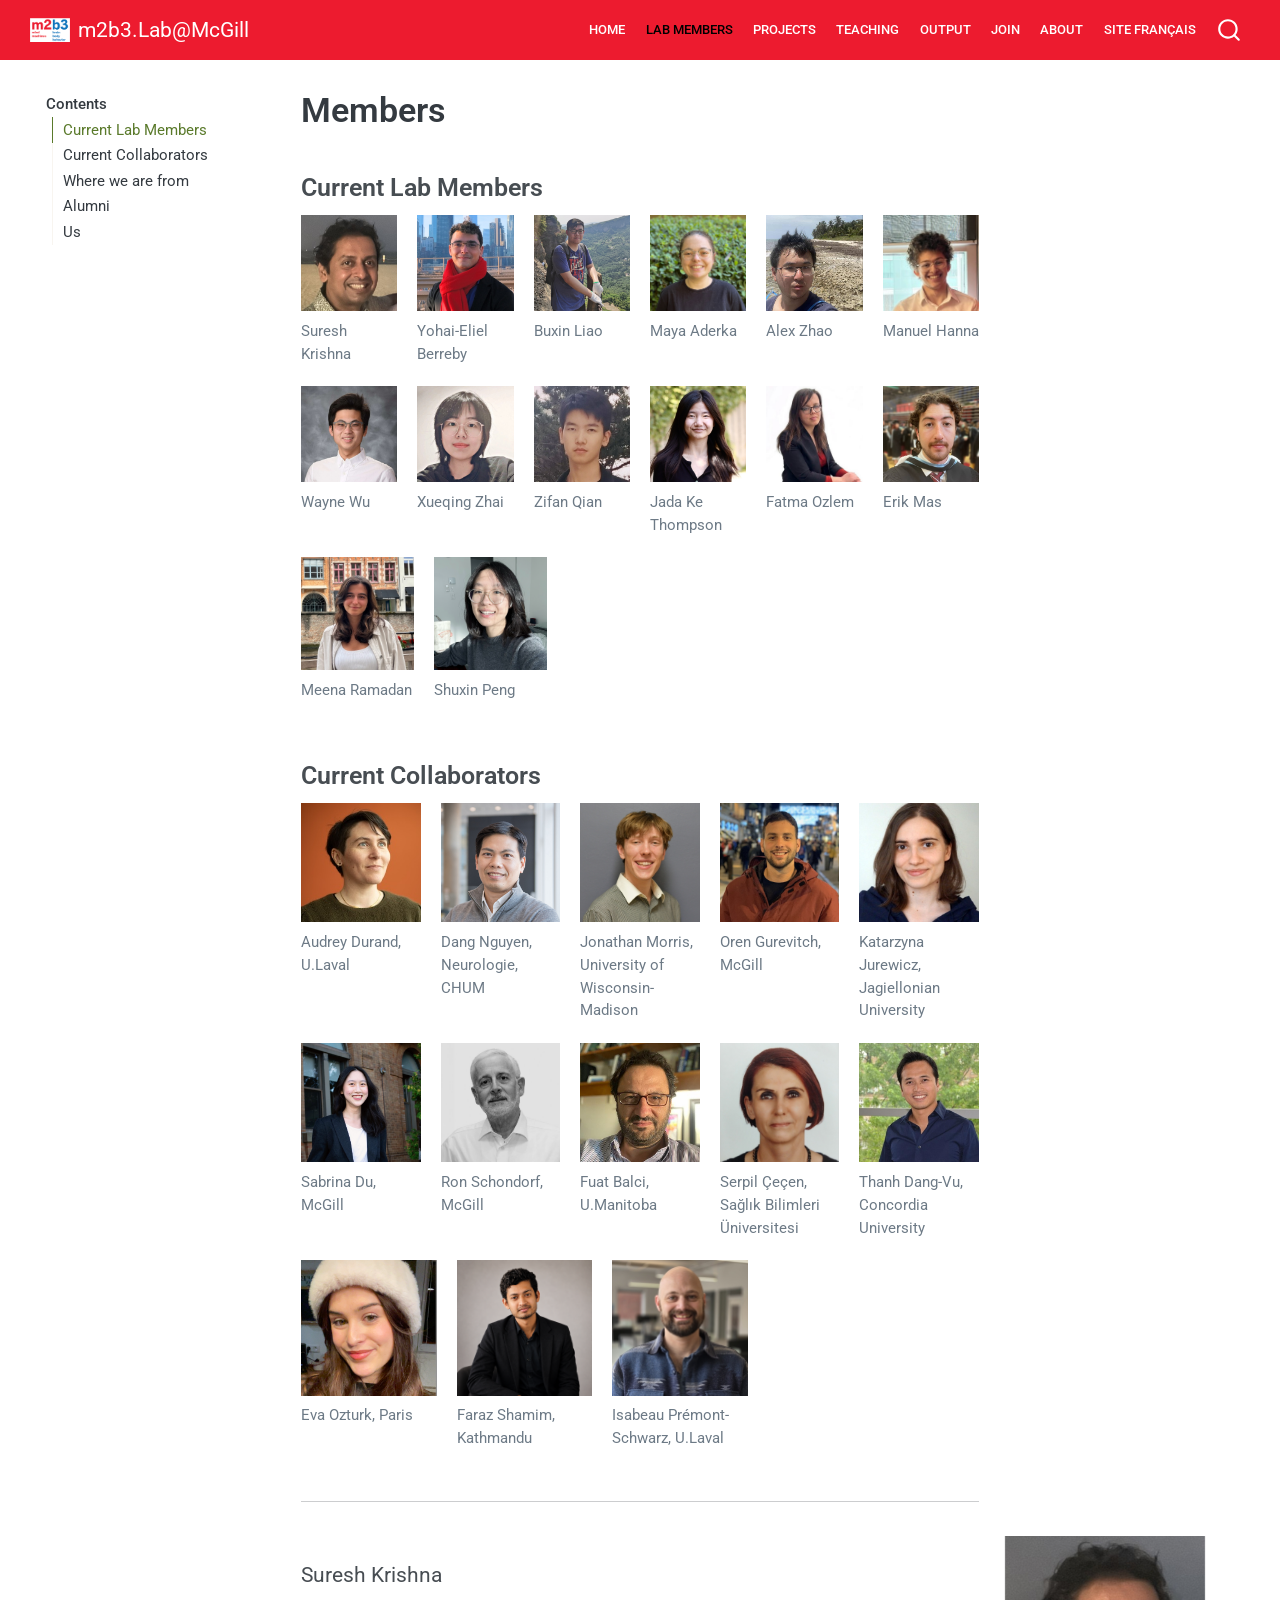
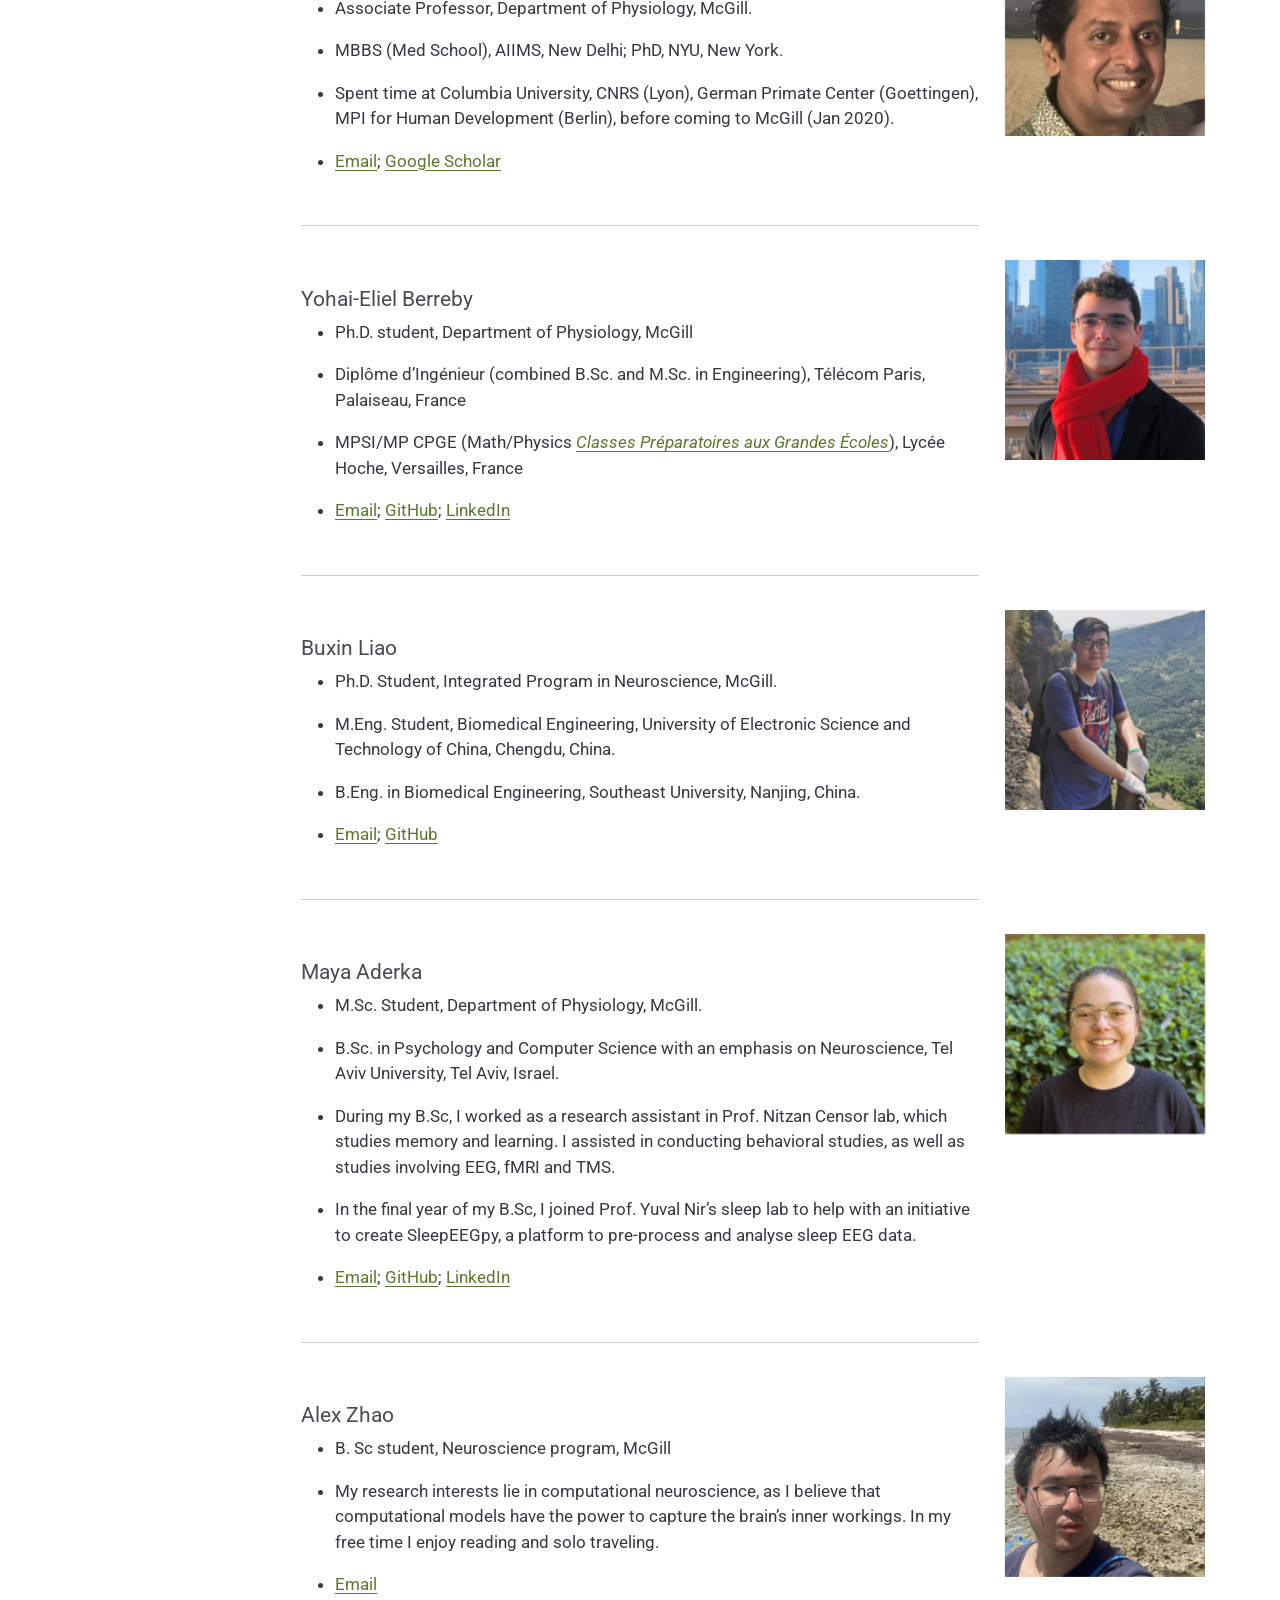
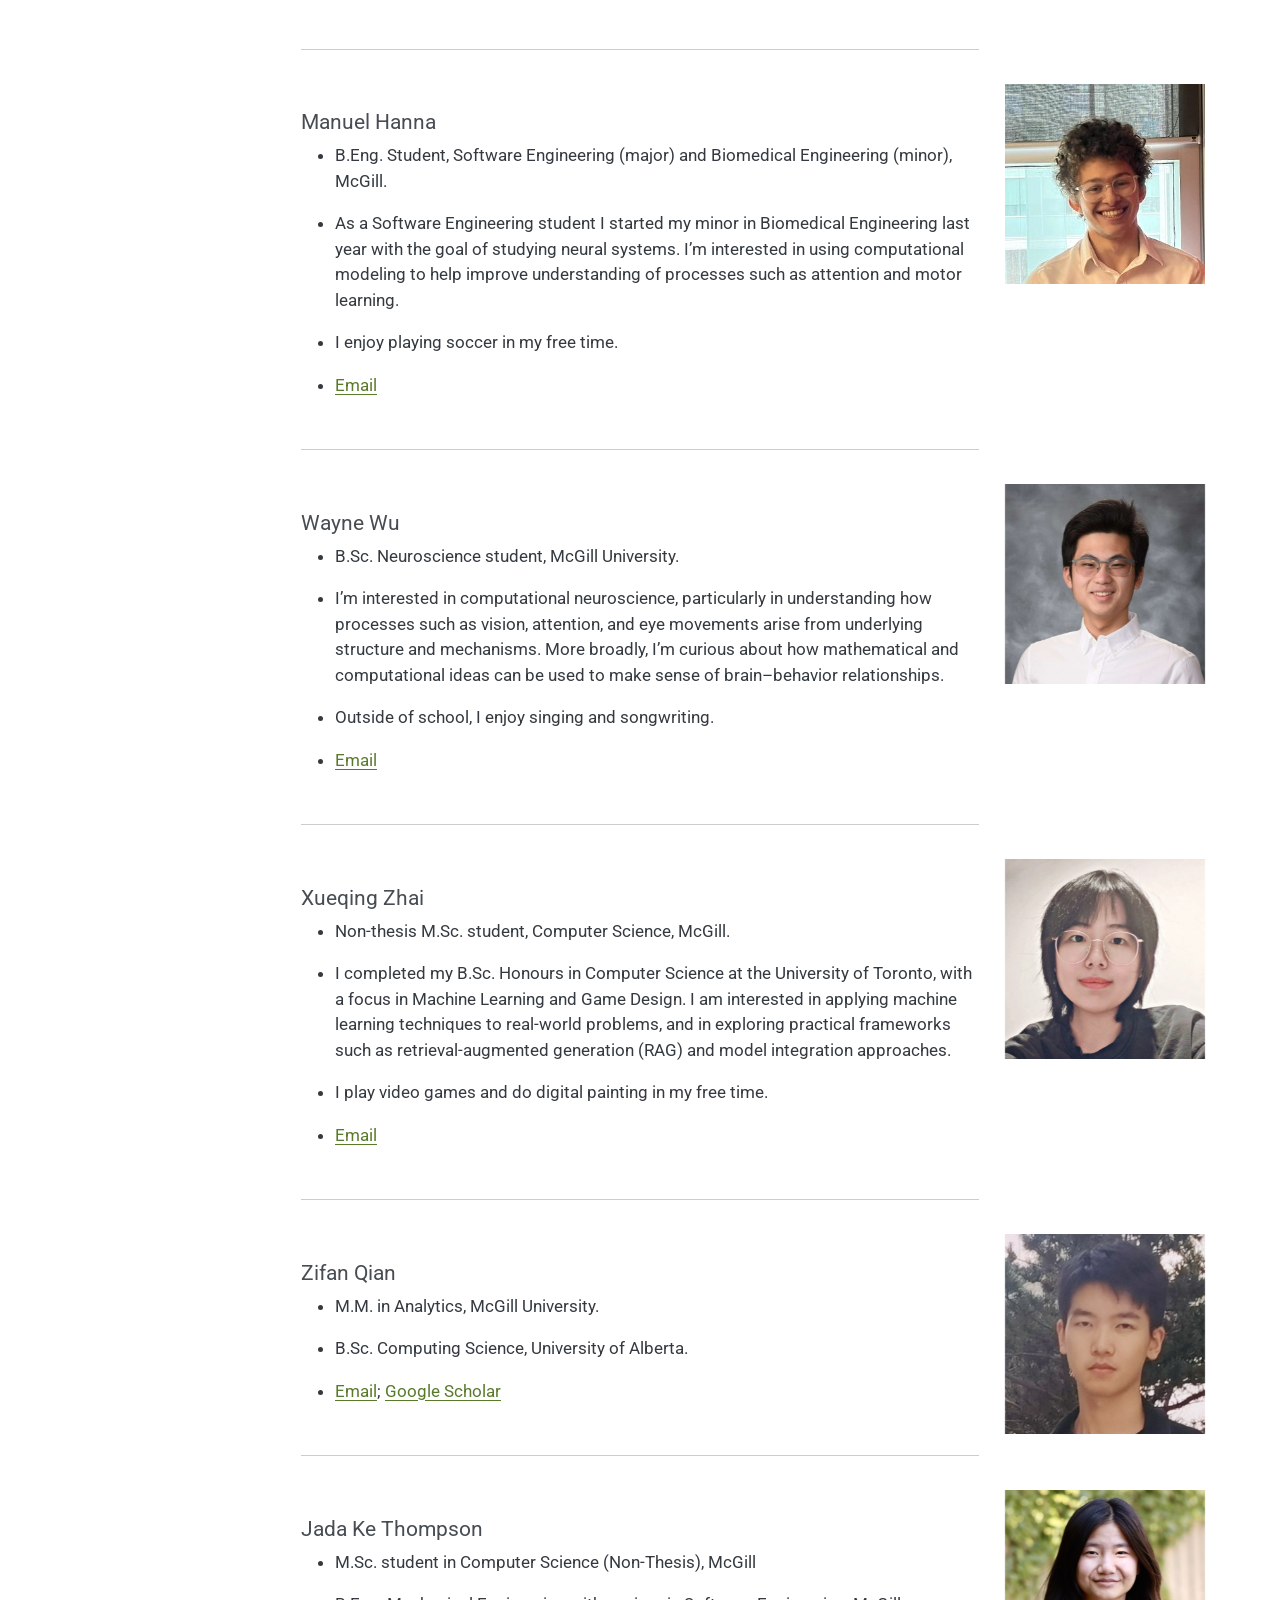
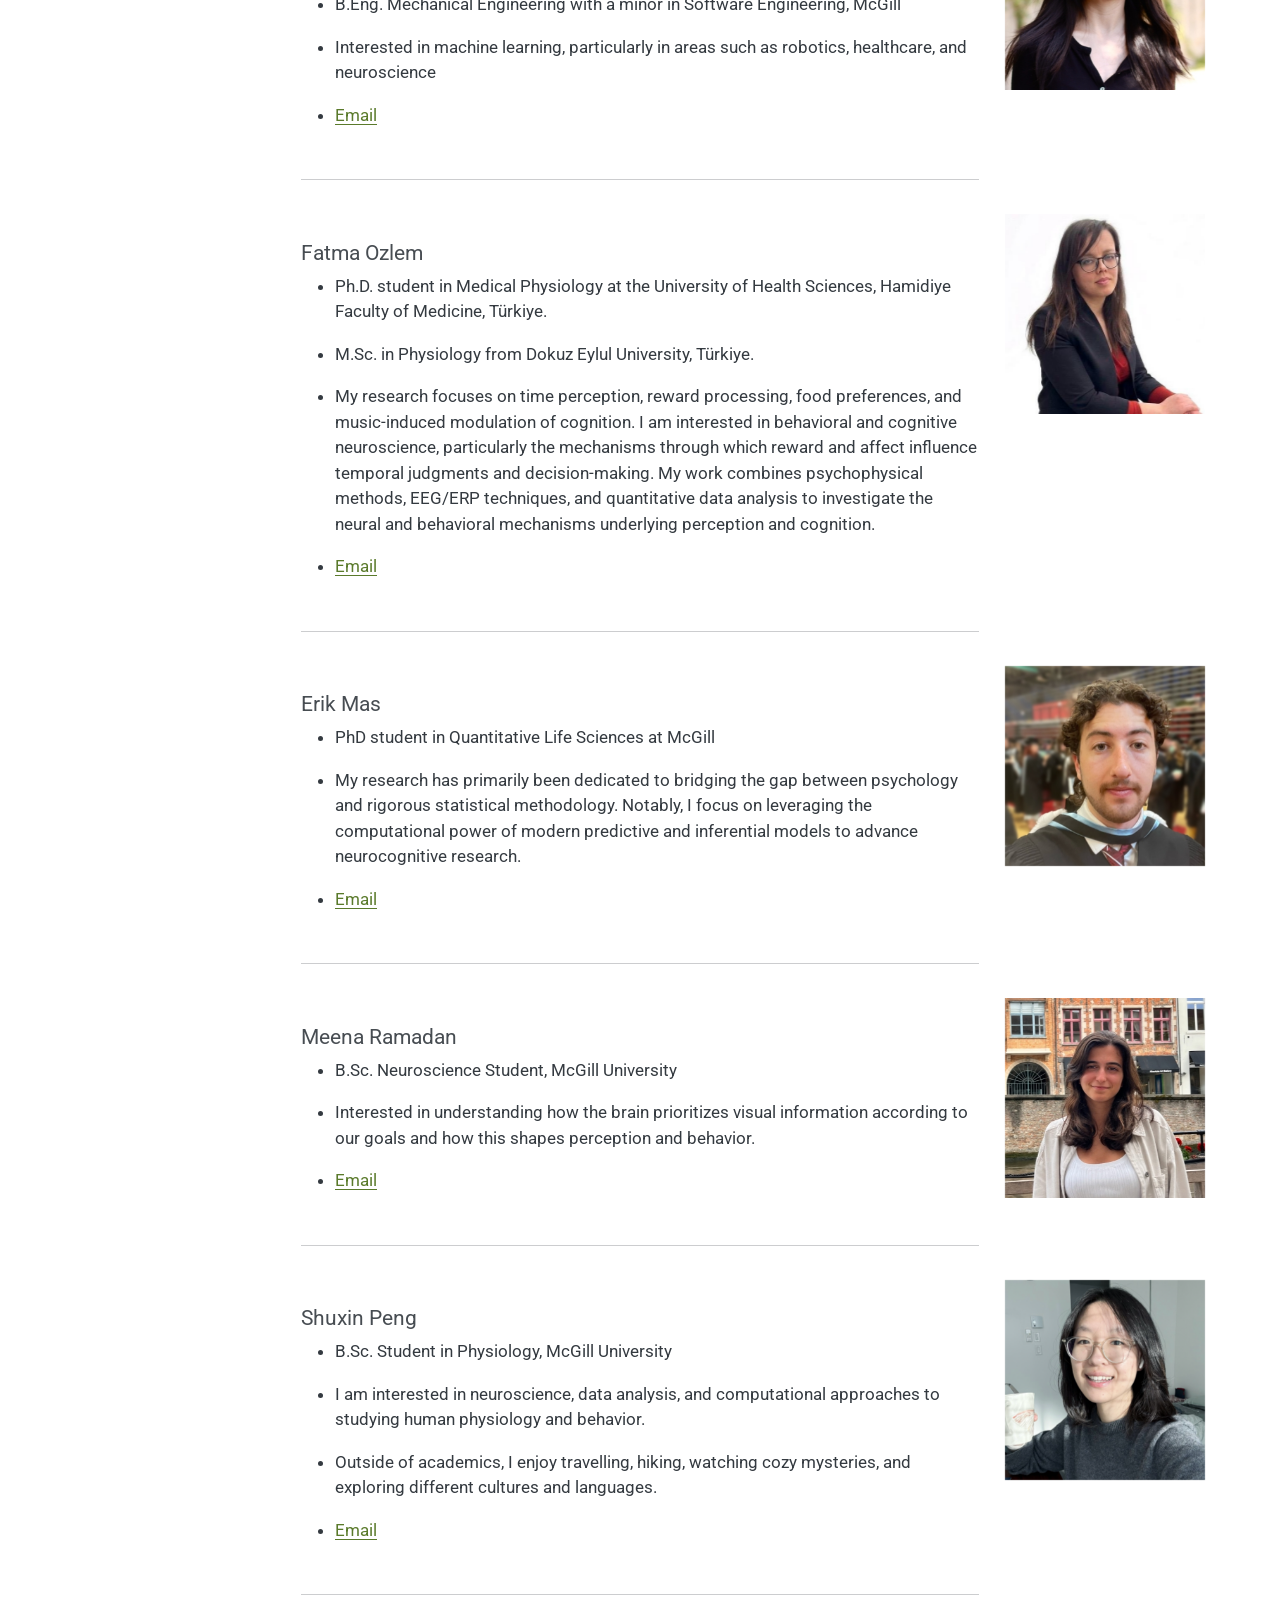
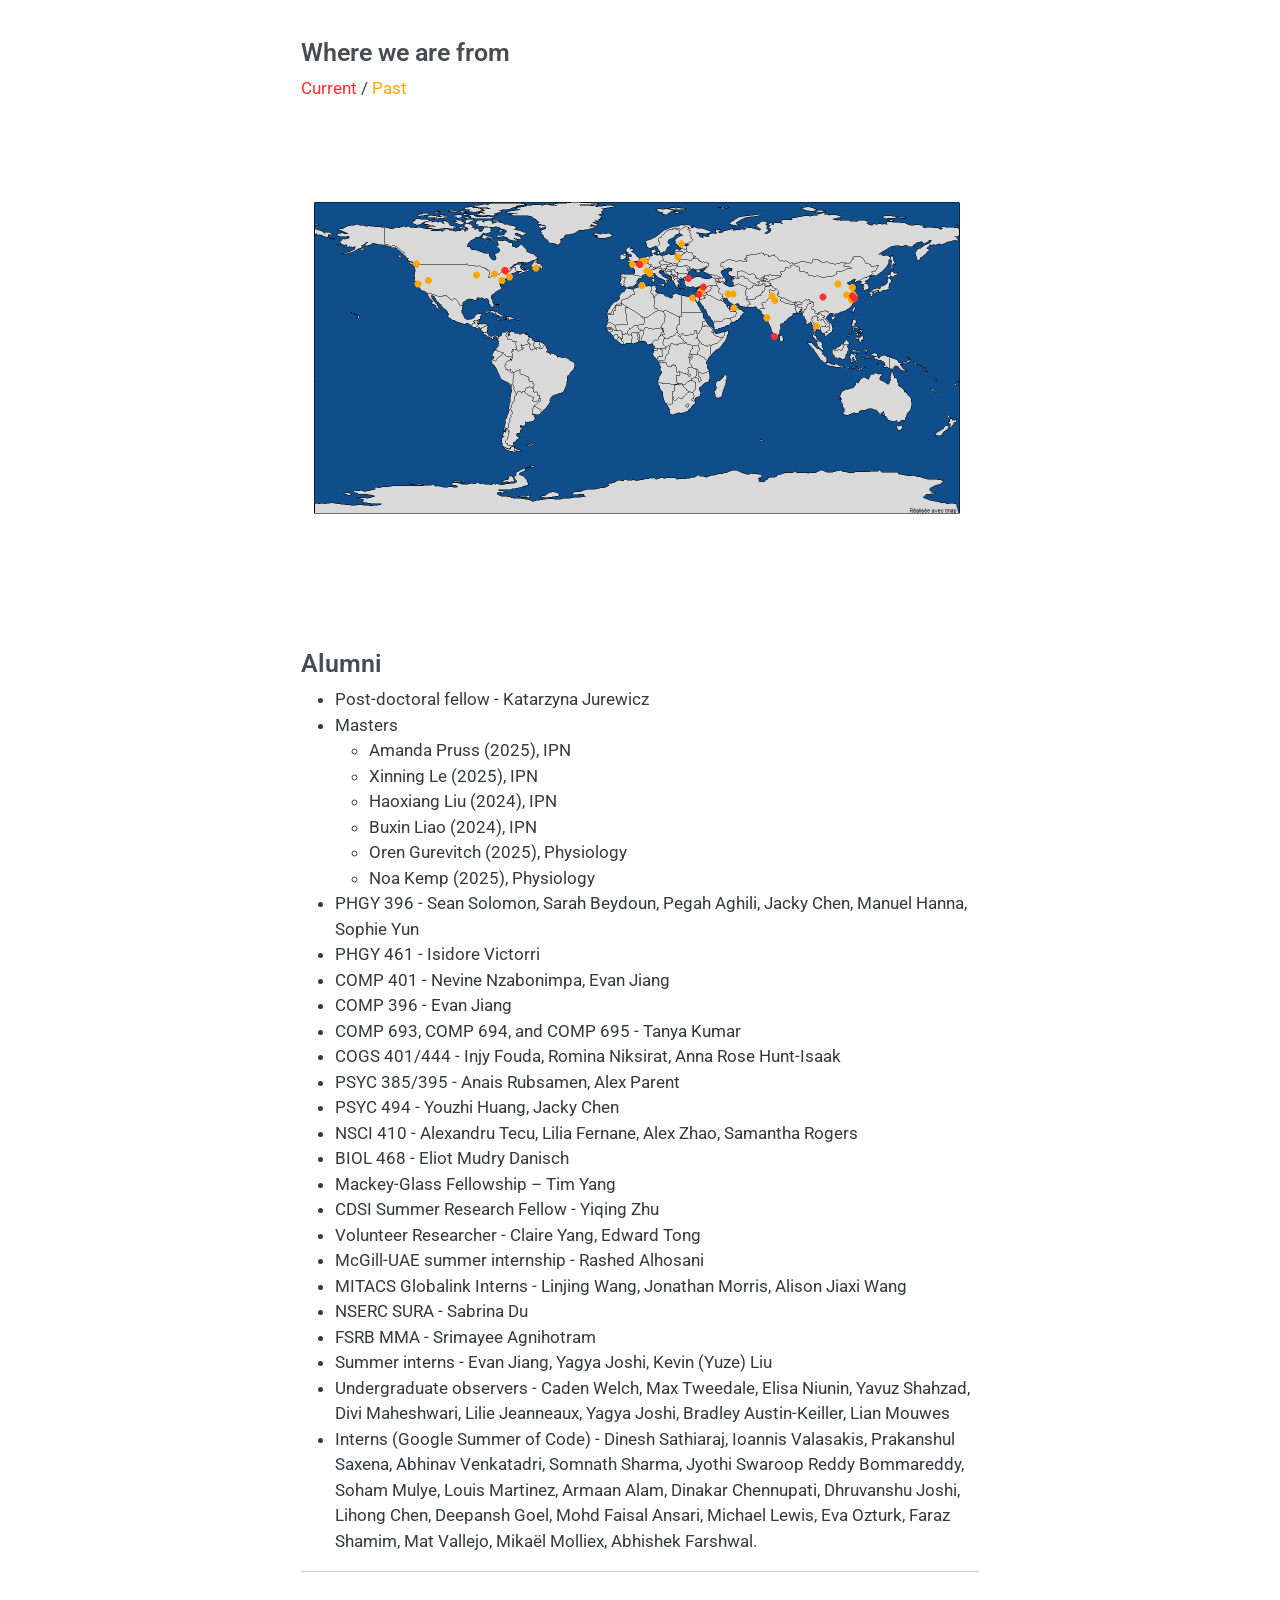
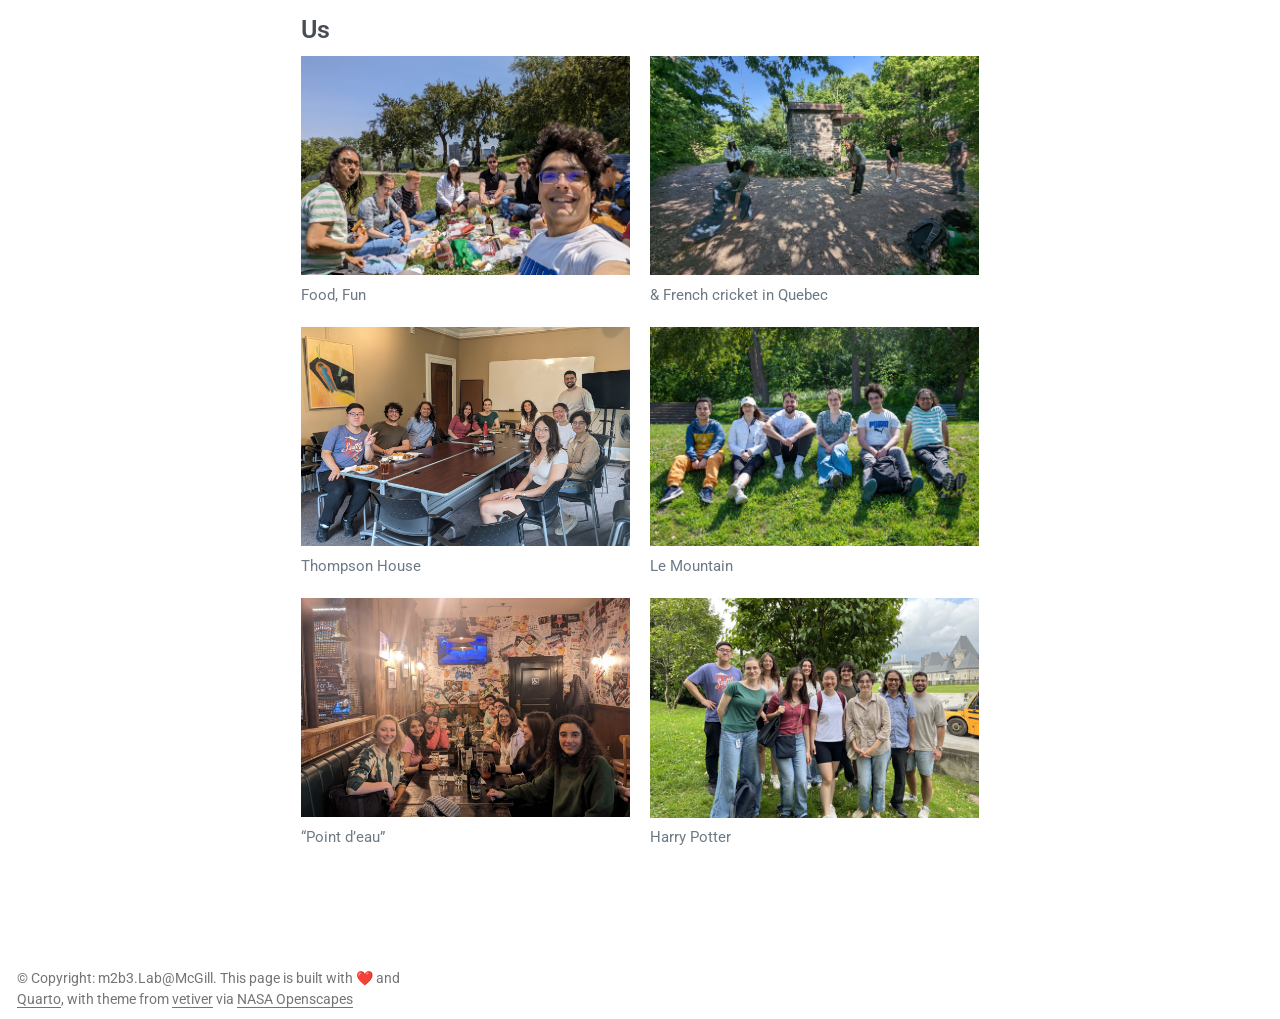
<file: docs/members.html>
<!DOCTYPE html>
<html xmlns="http://www.w3.org/1999/xhtml" lang="en" xml:lang="en"><head>

<meta charset="utf-8">
<meta name="generator" content="quarto-1.8.27">

<meta name="viewport" content="width=device-width, initial-scale=1.0, user-scalable=yes">


<title>Members – m2b3.Lab@McGill</title>
<style>
code{white-space: pre-wrap;}
span.smallcaps{font-variant: small-caps;}
div.columns{display: flex; gap: min(4vw, 1.5em);}
div.column{flex: auto; overflow-x: auto;}
div.hanging-indent{margin-left: 1.5em; text-indent: -1.5em;}
ul.task-list{list-style: none;}
ul.task-list li input[type="checkbox"] {
  width: 0.8em;
  margin: 0 0.8em 0.2em -1em; /* quarto-specific, see https://github.com/quarto-dev/quarto-cli/issues/4556 */ 
  vertical-align: middle;
}
</style>


<script src="site_libs/quarto-nav/quarto-nav.js"></script>
<script src="site_libs/quarto-nav/headroom.min.js"></script>
<script src="site_libs/clipboard/clipboard.min.js"></script>
<script src="site_libs/quarto-search/autocomplete.umd.js"></script>
<script src="site_libs/quarto-search/fuse.min.js"></script>
<script src="site_libs/quarto-search/quarto-search.js"></script>
<meta name="quarto:offset" content="./">
<link href="./images/m2b3sq_favicon.png" rel="icon" type="image/png">
<script src="site_libs/quarto-html/quarto.js" type="module"></script>
<script src="site_libs/quarto-html/tabsets/tabsets.js" type="module"></script>
<script src="site_libs/quarto-html/axe/axe-check.js" type="module"></script>
<script src="site_libs/quarto-html/popper.min.js"></script>
<script src="site_libs/quarto-html/tippy.umd.min.js"></script>
<script src="site_libs/quarto-html/anchor.min.js"></script>
<link href="site_libs/quarto-html/tippy.css" rel="stylesheet">
<link href="site_libs/quarto-html/quarto-syntax-highlighting-ed96de9b727972fe78a7b5d16c58bf87.css" rel="stylesheet" id="quarto-text-highlighting-styles">
<script src="site_libs/bootstrap/bootstrap.min.js"></script>
<link href="site_libs/bootstrap/bootstrap-icons.css" rel="stylesheet">
<link href="site_libs/bootstrap/bootstrap-b197fa680512e054cc4f9c16efbc6578.min.css" rel="stylesheet" append-hash="true" id="quarto-bootstrap" data-mode="light">
<script id="quarto-search-options" type="application/json">{
  "location": "navbar",
  "copy-button": false,
  "collapse-after": 3,
  "panel-placement": "end",
  "type": "overlay",
  "limit": 50,
  "keyboard-shortcut": [
    "f",
    "/",
    "s"
  ],
  "show-item-context": false,
  "language": {
    "search-no-results-text": "No results",
    "search-matching-documents-text": "matching documents",
    "search-copy-link-title": "Copy link to search",
    "search-hide-matches-text": "Hide additional matches",
    "search-more-match-text": "more match in this document",
    "search-more-matches-text": "more matches in this document",
    "search-clear-button-title": "Clear",
    "search-text-placeholder": "",
    "search-detached-cancel-button-title": "Cancel",
    "search-submit-button-title": "Submit",
    "search-label": "Search"
  }
}</script>


<link rel="stylesheet" href="styles.css">
</head>

<body class="floating nav-fixed slimcontent quarto-light">

<div id="quarto-search-results"></div>
  <header id="quarto-header" class="headroom fixed-top">
    <nav class="navbar navbar-expand-lg " data-bs-theme="dark">
      <div class="navbar-container container-fluid">
      <div class="navbar-brand-container mx-auto">
    <a href="./index.html" class="navbar-brand navbar-brand-logo">
    <img src="./images/m2b3_white.png" alt="Lab logo" class="navbar-logo light-content">
    <img src="./images/m2b3_white.png" alt="Lab logo" class="navbar-logo dark-content">
    </a>
    <a class="navbar-brand" href="./index.html">
    <span class="navbar-title">m2b3.Lab@McGill</span>
    </a>
  </div>
            <div id="quarto-search" class="" title="Search"></div>
          <button class="navbar-toggler" type="button" data-bs-toggle="collapse" data-bs-target="#navbarCollapse" aria-controls="navbarCollapse" role="menu" aria-expanded="false" aria-label="Toggle navigation" onclick="if (window.quartoToggleHeadroom) { window.quartoToggleHeadroom(); }">
  <span class="navbar-toggler-icon"></span>
</button>
          <div class="collapse navbar-collapse" id="navbarCollapse">
            <ul class="navbar-nav navbar-nav-scroll ms-auto">
  <li class="nav-item">
    <a class="nav-link" href="./index.html"> 
<span class="menu-text">Home</span></a>
  </li>  
  <li class="nav-item">
    <a class="nav-link active" href="./members.html" aria-current="page"> 
<span class="menu-text">Lab Members</span></a>
  </li>  
  <li class="nav-item">
    <a class="nav-link" href="./projects.html"> 
<span class="menu-text">Projects</span></a>
  </li>  
  <li class="nav-item">
    <a class="nav-link" href="./teaching.html"> 
<span class="menu-text">Teaching</span></a>
  </li>  
  <li class="nav-item">
    <a class="nav-link" href="./output.html"> 
<span class="menu-text">Output</span></a>
  </li>  
  <li class="nav-item">
    <a class="nav-link" href="./join.html"> 
<span class="menu-text">Join</span></a>
  </li>  
  <li class="nav-item">
    <a class="nav-link" href="./locate.html"> 
<span class="menu-text">About</span></a>
  </li>  
  <li class="nav-item">
    <a class="nav-link" href="https://m2b3.github.io/fr/"> 
<span class="menu-text">Site français</span></a>
  </li>  
</ul>
          </div> <!-- /navcollapse -->
            <div class="quarto-navbar-tools">
</div>
      </div> <!-- /container-fluid -->
    </nav>
</header>
<!-- content -->
<div id="quarto-content" class="quarto-container page-columns page-rows-contents page-layout-article page-navbar">
<!-- sidebar -->
  <nav id="quarto-sidebar" class="sidebar collapse collapse-horizontal quarto-sidebar-collapse-item sidebar-navigation floating overflow-auto">
    <nav id="TOC" role="doc-toc" class="toc-active">
    <h2 id="toc-title">Contents</h2>
   
  <ul>
  <li><a href="#current-lab-members" id="toc-current-lab-members" class="nav-link active" data-scroll-target="#current-lab-members">Current Lab Members</a></li>
  <li><a href="#current-collaborators" id="toc-current-collaborators" class="nav-link" data-scroll-target="#current-collaborators">Current Collaborators</a></li>
  <li><a href="#where-we-are-from" id="toc-where-we-are-from" class="nav-link" data-scroll-target="#where-we-are-from">Where we are from</a></li>
  <li><a href="#alumni" id="toc-alumni" class="nav-link" data-scroll-target="#alumni">Alumni</a></li>
  <li><a href="#us" id="toc-us" class="nav-link" data-scroll-target="#us">Us</a></li>
  </ul>
</nav>
</nav>
<div id="quarto-sidebar-glass" class="quarto-sidebar-collapse-item" data-bs-toggle="collapse" data-bs-target=".quarto-sidebar-collapse-item"></div>
<!-- margin-sidebar -->
    <div id="quarto-margin-sidebar" class="sidebar margin-sidebar zindex-bottom">
    </div>
<!-- main -->
<main class="content page-columns page-full" id="quarto-document-content">

<header id="title-block-header" class="quarto-title-block default">
<div class="quarto-title">
<h1 class="title">Members</h1>
</div>



<div class="quarto-title-meta">

    
  
    
  </div>
  


</header>


<section id="current-lab-members" class="level3">
<h3 class="anchored" data-anchor-id="current-lab-members">Current Lab Members</h3>
<!--
::: column-margin
Marty's image is from the [McGill Tribune](https://tinyurl.com/55wf3bae).
:::
-->
<div id="members" class="quarto-layout-panel" data-layout-ncol="6">
<div class="quarto-layout-row">
<div class="quarto-layout-cell" style="flex-basis: 16.7%;justify-content: flex-start;">
<div class="quarto-figure quarto-figure-center">
<figure class="figure">
<p><a href="#suresh"><img src="images/p1.jpg" class="img-fluid figure-img" alt="Photo of Suresh Krishna"></a></p>
<figcaption>Suresh Krishna</figcaption>
</figure>
</div>
</div>
<div class="quarto-layout-cell" style="flex-basis: 16.7%;justify-content: flex-start;">
<div class="quarto-figure quarto-figure-center">
<figure class="figure">
<p><a href="#yohai"><img src="images/yohaism2.png" class="img-fluid figure-img" alt="Photo of Yohai-Eliel Berreby"></a></p>
<figcaption>Yohai-Eliel Berreby</figcaption>
</figure>
</div>
</div>
<div class="quarto-layout-cell" style="flex-basis: 16.7%;justify-content: flex-start;">
<div class="quarto-figure quarto-figure-center">
<figure class="figure">
<p><a href="#buxin"><img src="images/buxinsm.png" class="img-fluid figure-img" alt="Photo of Buxin Liao"></a></p>
<figcaption>Buxin Liao</figcaption>
</figure>
</div>
</div>
<div class="quarto-layout-cell" style="flex-basis: 16.7%;justify-content: flex-start;">
<div class="quarto-figure quarto-figure-center">
<figure class="figure">
<p><a href="#maya"><img src="images/maya.jpeg" class="img-fluid figure-img" alt="Photo of Maya Aderka"></a></p>
<figcaption>Maya Aderka</figcaption>
</figure>
</div>
</div>
<div class="quarto-layout-cell" style="flex-basis: 16.7%;justify-content: flex-start;">
<div class="quarto-figure quarto-figure-center">
<figure class="figure">
<p><a href="#azhao"><img src="images/alexsm.jpg" class="img-fluid figure-img" alt="Photo of Alex Zhao"></a></p>
<figcaption>Alex Zhao</figcaption>
</figure>
</div>
</div>
<div class="quarto-layout-cell" style="flex-basis: 16.7%;justify-content: flex-start;">
<div class="quarto-figure quarto-figure-center">
<figure class="figure">
<p><a href="#Manuel"><img src="images/manuel.png" class="img-fluid figure-img" alt="Photo of Manuel Hanna"></a></p>
<figcaption>Manuel Hanna</figcaption>
</figure>
</div>
</div>
</div>
<div class="quarto-layout-row">
<div class="quarto-layout-cell" style="flex-basis: 16.7%;justify-content: flex-start;">
<div class="quarto-figure quarto-figure-center">
<figure class="figure">
<p><a href="#Wayne"><img src="images/Wayne.jpg" class="img-fluid figure-img" alt="Photo of Wayne Wu"></a></p>
<figcaption>Wayne Wu</figcaption>
</figure>
</div>
</div>
<div class="quarto-layout-cell" style="flex-basis: 16.7%;justify-content: flex-start;">
<div class="quarto-figure quarto-figure-center">
<figure class="figure">
<p><a href="#Xueqing"><img src="images/Xueqing.jpg" class="img-fluid figure-img" alt="Photo of Xueqing Zhai"></a></p>
<figcaption>Xueqing Zhai</figcaption>
</figure>
</div>
</div>
<div class="quarto-layout-cell" style="flex-basis: 16.7%;justify-content: flex-start;">
<div class="quarto-figure quarto-figure-center">
<figure class="figure">
<p><a href="#Zifan"><img src="images/Zifan.jpg" class="img-fluid figure-img" alt="Photo of Zifan Qian"></a></p>
<figcaption>Zifan Qian</figcaption>
</figure>
</div>
</div>
<div class="quarto-layout-cell" style="flex-basis: 16.7%;justify-content: flex-start;">
<div class="quarto-figure quarto-figure-center">
<figure class="figure">
<p><a href="#Jada"><img src="images/Jada.jpg" class="img-fluid figure-img" alt="Photo of Jada Ke Thompson"></a></p>
<figcaption>Jada Ke Thompson</figcaption>
</figure>
</div>
</div>
<div class="quarto-layout-cell" style="flex-basis: 16.7%;justify-content: flex-start;">
<div class="quarto-figure quarto-figure-center">
<figure class="figure">
<p><a href="#fatma"><img src="images/fatma.jpg" class="img-fluid figure-img" alt="Photo of Fatma Ozlem"></a></p>
<figcaption>Fatma Ozlem</figcaption>
</figure>
</div>
</div>
<div class="quarto-layout-cell" style="flex-basis: 16.7%;justify-content: flex-start;">
<div class="quarto-figure quarto-figure-center">
<figure class="figure">
<p><a href="#erik"><img src="images/Erik.jpg" class="img-fluid figure-img" alt="Photo of Erik Mas"></a></p>
<figcaption>Erik Mas</figcaption>
</figure>
</div>
</div>
</div>
<div class="quarto-layout-row">
<div class="quarto-layout-cell" style="flex-basis: 16.7%;justify-content: flex-start;">
<div class="quarto-figure quarto-figure-center">
<figure class="figure">
<p><a href="#meena"><img src="images/Meena.jpg" class="img-fluid figure-img" alt="Photo of Meena Ramadan"></a></p>
<figcaption>Meena Ramadan</figcaption>
</figure>
</div>
</div>
<div class="quarto-layout-cell" style="flex-basis: 16.7%;justify-content: flex-start;">
<div class="quarto-figure quarto-figure-center">
<figure class="figure">
<p><a href="#shuxin"><img src="images/shuxin.png" class="img-fluid figure-img" alt="Photo of Shuxin Peng"></a></p>
<figcaption>Shuxin Peng</figcaption>
</figure>
</div>
</div>
</div>
</div>
</section>
<section id="current-collaborators" class="level3 page-columns page-full">
<h3 class="anchored" data-anchor-id="current-collaborators">Current Collaborators</h3>
<div id="members" class="quarto-layout-panel" data-layout-ncol="5">
<div class="quarto-layout-row">
<div class="quarto-layout-cell" style="flex-basis: 20.0%;justify-content: flex-start;">
<div class="quarto-figure quarto-figure-center">
<figure class="figure">
<p><a href="https://audur2.ift.ulaval.ca/"><img src="images/Audreysm.png" class="img-fluid figure-img" alt="Photo of Audrey"></a></p>
<figcaption>Audrey Durand, U.Laval</figcaption>
</figure>
</div>
</div>
<div class="quarto-layout-cell" style="flex-basis: 20.0%;justify-content: flex-start;">
<div class="quarto-figure quarto-figure-center">
<figure class="figure">
<p><a href="https://neurosciences.umontreal.ca/recherche/les-chercheurs/dang-khoa-nguyen/"><img src="images/dang.png" class="img-fluid figure-img" alt="Photo of Dang Nguyen"></a></p>
<figcaption>Dang Nguyen, Neurologie, CHUM</figcaption>
</figure>
</div>
</div>
<div class="quarto-layout-cell" style="flex-basis: 20.0%;justify-content: flex-start;">
<div class="quarto-figure quarto-figure-center">
<figure class="figure">
<p><a href="https://www.linkedin.com/in/jonathan-morris-5b841a283/"><img src="images/DSC_5520.JPG" class="img-fluid figure-img" alt="Photo of Jonathan"></a></p>
<figcaption>Jonathan Morris, University of Wisconsin-Madison</figcaption>
</figure>
</div>
</div>
<div class="quarto-layout-cell" style="flex-basis: 20.0%;justify-content: flex-start;">
<div class="quarto-figure quarto-figure-center">
<figure class="figure">
<p><a href="https://www.linkedin.com/in/oren-gurevitch/"><img src="images/orensm.png" class="img-fluid figure-img" alt="Photo of Oren"></a></p>
<figcaption>Oren Gurevitch, McGill</figcaption>
</figure>
</div>
</div>
<div class="quarto-layout-cell" style="flex-basis: 20.0%;justify-content: flex-start;">
<div class="quarto-figure quarto-figure-center">
<figure class="figure">
<p><a href="http://www.tinyurl.com/kjurewicz-scholar"><img src="images/kasia.png" class="img-fluid figure-img" alt="Photo of Kasia"></a></p>
<figcaption>Katarzyna Jurewicz, Jagiellonian University</figcaption>
</figure>
</div>
</div>
</div>
<div class="quarto-layout-row">
<div class="quarto-layout-cell" style="flex-basis: 20.0%;justify-content: flex-start;">
<div class="quarto-figure quarto-figure-center">
<figure class="figure">
<p><a href="https://www.linkedin.com/in/dusabrina/"><img src="images/SabrinaDu_Picture.jpg" class="img-fluid figure-img" alt="Photo of Sabrina"></a></p>
<figcaption>Sabrina Du, McGill</figcaption>
</figure>
</div>
</div>
<div class="quarto-layout-cell" style="flex-basis: 20.0%;justify-content: flex-start;">
<div class="quarto-figure quarto-figure-center">
<figure class="figure">
<p><a href="https://www.mcgill.ca/neurology-neurosurgery/ronald-schondorf-phd-md-frcpc-faas"><img src="images/Ron.jpg" class="img-fluid figure-img" alt="Photo of Ron"></a></p>
<figcaption>Ron Schondorf, McGill</figcaption>
</figure>
</div>
</div>
<div class="quarto-layout-cell" style="flex-basis: 20.0%;justify-content: flex-start;">
<div class="quarto-figure quarto-figure-center">
<figure class="figure">
<p><a href="https://umanitoba.ca/science/directory/biological-sciences/fuat-balci"><img src="images/Fuat.jpg" class="img-fluid figure-img" alt="Photo of Fuat"></a></p>
<figcaption>Fuat Balci, U.Manitoba</figcaption>
</figure>
</div>
</div>
<div class="quarto-layout-cell" style="flex-basis: 20.0%;justify-content: flex-start;">
<div class="quarto-figure quarto-figure-center">
<figure class="figure">
<p><a href="https://scholar.google.com/citations?user=y0i79IgAAAAJ&amp;hl=en"><img src="images/Serpil.jpg" class="img-fluid figure-img" alt="Photo of Serpil"></a></p>
<figcaption>Serpil Çeçen, Sağlık Bilimleri Üniversitesi</figcaption>
</figure>
</div>
</div>
<div class="quarto-layout-cell" style="flex-basis: 20.0%;justify-content: flex-start;">
<div class="quarto-figure quarto-figure-center">
<figure class="figure">
<p><a href="https://www.concordia.ca/faculty/thanh-dang-vu.html"><img src="images/Thanh.jpg" class="img-fluid figure-img" alt="Photo of Thanh"></a></p>
<figcaption>Thanh Dang-Vu, Concordia University</figcaption>
</figure>
</div>
</div>
</div>
<div class="quarto-layout-row">
<div class="quarto-layout-cell" style="flex-basis: 20.0%;justify-content: flex-start;">
<div class="quarto-figure quarto-figure-center">
<figure class="figure">
<p><a href="https://www.linkedin.com/in/eva-ozturk-78934b28a/"><img src="images/Eva.png" class="img-fluid figure-img" alt="Photo of Eva"></a></p>
<figcaption>Eva Ozturk, Paris</figcaption>
</figure>
</div>
</div>
<div class="quarto-layout-cell" style="flex-basis: 20.0%;justify-content: flex-start;">
<div class="quarto-figure quarto-figure-center">
<figure class="figure">
<p><a href="https://www.linkedin.com/in/faraz-sh/"><img src="images/Faraz.png" class="img-fluid figure-img" alt="Photo of Faraz"></a></p>
<figcaption>Faraz Shamim, Kathmandu</figcaption>
</figure>
</div>
</div>
<div class="quarto-layout-cell" style="flex-basis: 20.0%;justify-content: flex-start;">
<div class="quarto-figure quarto-figure-center">
<figure class="figure">
<p><a href="https://isabeaups.github.io/"><img src="images/isabeau.jpg" class="img-fluid figure-img" alt="Photo of Isabeau"></a></p>
<figcaption>Isabeau Prémont-Schwarz, U.Laval</figcaption>
</figure>
</div>
</div>
</div>
</div>
<hr>
<p><a name="suresh"></a></p>
<section id="suresh-krishna" class="level4 page-columns page-full">
<h4 class="anchored" data-anchor-id="suresh-krishna">Suresh Krishna</h4>

<div class="no-row-height column-margin column-container"><div class="">
<p><img src="images/p1.jpg" class="img-fluid" alt="Photo of Suresh Krishna" width="200"></p>
</div></div><ul>
<li><p>Associate Professor, Department of Physiology, McGill.</p></li>
<li><p>MBBS (Med School), AIIMS, New Delhi; PhD, NYU, New York.</p></li>
<li><p>Spent time at Columbia University, CNRS (Lyon), German Primate Center (Goettingen), MPI for Human Development (Berlin), before coming to McGill (Jan 2020).</p></li>
<li><p><script type="text/javascript">
<!--
h='&#x6d;&#x63;&#x67;&#x69;&#108;&#108;&#46;&#x63;&#x61;';a='&#64;';n='&#x73;&#x75;&#114;&#x65;&#x73;&#104;&#46;&#x6b;&#114;&#x69;&#x73;&#104;&#110;&#x61;';e=n+a+h;
document.write('<a h'+'ref'+'="ma'+'ilto'+':'+e+'" clas'+'s="em' + 'ail">'+'&#x45;&#x6d;&#x61;&#x69;&#108;'+'<\/'+'a'+'>');
// -->
</script><noscript>Email (suresh.krishna at mcgill dot ca)</noscript>; <a href="Google Scholar - https://tinyurl.com/ypeu5ha3">Google Scholar</a></p></li>
</ul>
<hr>
<p><a name="yohai"></a></p>
</section>
<section id="yohai-eliel-berreby" class="level4 page-columns page-full">
<h4 class="anchored" data-anchor-id="yohai-eliel-berreby">Yohai-Eliel Berreby</h4>

<div class="no-row-height column-margin column-container"><div class="">
<p><img src="images/yohaism2.png" class="img-fluid" alt="Photo of Yohai-Eliel Berreby" width="200"></p>
</div></div><ul>
<li><p>Ph.D.&nbsp;student, Department of Physiology, McGill</p></li>
<li><p>Diplôme d’Ingénieur (combined B.Sc. and M.Sc. in Engineering), Télécom Paris, Palaiseau, France</p></li>
<li><p>MPSI/MP CPGE (Math/Physics <a href="https://en.wikipedia.org/wiki/Classe_pr%C3%A9paratoire_aux_grandes_%C3%A9coles"><em>Classes Préparatoires aux Grandes Écoles</em></a>), Lycée Hoche, Versailles, France</p></li>
<li><p><script type="text/javascript">
<!--
h='&#x6d;&#x61;&#x69;&#108;&#46;&#x6d;&#x63;&#x67;&#x69;&#108;&#108;&#46;&#x63;&#x61;';a='&#64;';n='&#x79;&#x6f;&#104;&#x61;&#x69;&#x2d;&#x65;&#108;&#x69;&#x65;&#108;&#46;&#98;&#x65;&#114;&#114;&#x65;&#98;&#x79;';e=n+a+h;
document.write('<a h'+'ref'+'="ma'+'ilto'+':'+e+'" clas'+'s="em' + 'ail">'+'&#x45;&#x6d;&#x61;&#x69;&#108;'+'<\/'+'a'+'>');
// -->
</script><noscript>Email (yohai-eliel.berreby at mail dot mcgill dot ca)</noscript>; <a href="https://github.com/yberreby/">GitHub</a>; <a href="https://linkedin.com/in/yberreby">LinkedIn</a></p></li>
</ul>
<hr>
<p><a name="buxin"></a></p>
</section>
<section id="buxin-liao" class="level4 page-columns page-full">
<h4 class="anchored" data-anchor-id="buxin-liao">Buxin Liao</h4>

<div class="no-row-height column-margin column-container"><div class="">
<p><img src="images/buxinsm.png" class="img-fluid" alt="Photo of Buxin Liao" width="200"></p>
</div></div><ul>
<li><p>Ph.D.&nbsp;Student, Integrated Program in Neuroscience, McGill.</p></li>
<li><p>M.Eng. Student, Biomedical Engineering, University of Electronic Science and Technology of China, Chengdu, China.</p></li>
<li><p>B.Eng. in Biomedical Engineering, Southeast University, Nanjing, China.</p></li>
<li><p><script type="text/javascript">
<!--
h='&#x6d;&#x61;&#x69;&#108;&#46;&#x6d;&#x63;&#x67;&#x69;&#108;&#108;&#46;&#x63;&#x61;';a='&#64;';n='&#98;&#x75;&#120;&#x69;&#110;&#46;&#108;&#x69;&#x61;&#x6f;';e=n+a+h;
document.write('<a h'+'ref'+'="ma'+'ilto'+':'+e+'" clas'+'s="em' + 'ail">'+'&#x45;&#x6d;&#x61;&#x69;&#108;'+'<\/'+'a'+'>');
// -->
</script><noscript>Email (buxin.liao at mail dot mcgill dot ca)</noscript>; <a href="https://github.com/D-Fonauton">GitHub</a></p></li>
</ul>
<hr>
<p><a name="maya"></a></p>
</section>
<section id="maya-aderka" class="level4 page-columns page-full">
<h4 class="anchored" data-anchor-id="maya-aderka">Maya Aderka</h4>

<div class="no-row-height column-margin column-container"><div class="">
<p><img src="images/maya.jpeg" class="img-fluid" alt="Photo of Maya Aderka" width="200"></p>
</div></div><ul>
<li><p>M.Sc. Student, Department of Physiology, McGill.</p></li>
<li><p>B.Sc. in Psychology and Computer Science with an emphasis on Neuroscience, Tel Aviv University, Tel Aviv, Israel.</p></li>
<li><p>During my B.Sc, I worked as a research assistant in Prof.&nbsp;Nitzan Censor lab, which studies memory and learning. I assisted in conducting behavioral studies, as well as studies involving EEG, fMRI and TMS.</p></li>
<li><p>In the final year of my B.Sc, I joined Prof.&nbsp;Yuval Nir’s sleep lab to help with an initiative to create SleepEEGpy, a platform to pre-process and analyse sleep EEG data.</p></li>
<li><p><script type="text/javascript">
<!--
h='&#x6d;&#x61;&#x69;&#108;&#46;&#x6d;&#x63;&#x67;&#x69;&#108;&#108;&#46;&#x63;&#x61;';a='&#64;';n='&#x6d;&#x61;&#x79;&#x61;&#46;&#x61;&#100;&#x65;&#114;&#x6b;&#x61;';e=n+a+h;
document.write('<a h'+'ref'+'="ma'+'ilto'+':'+e+'" clas'+'s="em' + 'ail">'+'&#x45;&#x6d;&#x61;&#x69;&#108;'+'<\/'+'a'+'>');
// -->
</script><noscript>Email (maya.aderka at mail dot mcgill dot ca)</noscript>; <a href="https://github.com/maya-a">GitHub</a>; <a href="https://www.linkedin.com/in/maya-aderka-703b08229/">LinkedIn</a></p></li>
</ul>
<hr>
<p><a name="azhao"></a></p>
</section>
<section id="alex-zhao" class="level4 page-columns page-full">
<h4 class="anchored" data-anchor-id="alex-zhao">Alex Zhao</h4>

<div class="no-row-height column-margin column-container"><div class="">
<p><img src="images/alexsm.jpg" class="img-fluid" alt="Photo of Alex Zhao" width="200"></p>
</div></div><ul>
<li><p>B. Sc student, Neuroscience program, McGill</p></li>
<li><p>My research interests lie in computational neuroscience, as I believe that computational models have the power to capture the brain’s inner workings. In my free time I enjoy reading and solo traveling.</p></li>
<li><p><script type="text/javascript">
<!--
h='&#x6d;&#x61;&#x69;&#108;&#46;&#x6d;&#x63;&#x67;&#x69;&#108;&#108;&#46;&#x63;&#x61;';a='&#64;';n='&#x61;&#108;&#x65;&#120;&#46;&#122;&#104;&#x61;&#x6f;';e=n+a+h;
document.write('<a h'+'ref'+'="ma'+'ilto'+':'+e+'" clas'+'s="em' + 'ail">'+'&#x45;&#x6d;&#x61;&#x69;&#108;'+'<\/'+'a'+'>');
// -->
</script><noscript>Email (alex.zhao at mail dot mcgill dot ca)</noscript></p></li>
</ul>
<hr>
<p><a name="Manuel"></a></p>
</section>
<section id="manuel-hanna" class="level4 page-columns page-full">
<h4 class="anchored" data-anchor-id="manuel-hanna">Manuel Hanna</h4>

<div class="no-row-height column-margin column-container"><div class="">
<p><img src="images/manuel.png" class="img-fluid" alt="Photo of Manuel Hanna" width="200"></p>
</div></div><ul>
<li><p>B.Eng. Student, Software Engineering (major) and Biomedical Engineering (minor), McGill.</p></li>
<li><p>As a Software Engineering student I started my minor in Biomedical Engineering last year with the goal of studying neural systems. I’m interested in using computational modeling to help improve understanding of processes such as attention and motor learning.</p></li>
<li><p>I enjoy playing soccer in my free time.</p></li>
<li><p><script type="text/javascript">
<!--
h='&#x6d;&#x61;&#x69;&#108;&#46;&#x6d;&#x63;&#x67;&#x69;&#108;&#108;&#46;&#x63;&#x61;';a='&#64;';n='&#x6d;&#x61;&#110;&#x75;&#x65;&#108;&#46;&#104;&#x61;&#110;&#110;&#x61;';e=n+a+h;
document.write('<a h'+'ref'+'="ma'+'ilto'+':'+e+'" clas'+'s="em' + 'ail">'+'&#x45;&#x6d;&#x61;&#x69;&#108;'+'<\/'+'a'+'>');
// -->
</script><noscript>Email (manuel.hanna at mail dot mcgill dot ca)</noscript></p></li>
</ul>
<hr>
<p><a name="Wayne"></a></p>
</section>
<section id="wayne-wu" class="level4 page-columns page-full">
<h4 class="anchored" data-anchor-id="wayne-wu">Wayne Wu</h4>

<div class="no-row-height column-margin column-container"><div class="">
<p><img src="images/Wayne.jpg" class="img-fluid" alt="Photo of Wayne Wu" width="200"></p>
</div></div><ul>
<li><p>B.Sc. Neuroscience student, McGill University.</p></li>
<li><p>I’m interested in computational neuroscience, particularly in understanding how processes such as vision, attention, and eye movements arise from underlying structure and mechanisms. More broadly, I’m curious about how mathematical and computational ideas can be used to make sense of brain–behavior relationships.</p></li>
<li><p>Outside of school, I enjoy singing and songwriting.</p></li>
<li><p><script type="text/javascript">
<!--
h='&#x6d;&#x61;&#x69;&#108;&#46;&#x6d;&#x63;&#x67;&#x69;&#108;&#108;&#46;&#x63;&#x61;';a='&#64;';n='&#x77;&#x61;&#x79;&#110;&#x65;&#46;&#x77;&#x75;';e=n+a+h;
document.write('<a h'+'ref'+'="ma'+'ilto'+':'+e+'" clas'+'s="em' + 'ail">'+'&#x45;&#x6d;&#x61;&#x69;&#108;'+'<\/'+'a'+'>');
// -->
</script><noscript>Email (wayne.wu at mail dot mcgill dot ca)</noscript></p></li>
</ul>
<hr>
<p><a name="Xueqing"></a></p>
</section>
<section id="xueqing-zhai" class="level4 page-columns page-full">
<h4 class="anchored" data-anchor-id="xueqing-zhai">Xueqing Zhai</h4>

<div class="no-row-height column-margin column-container"><div class="">
<p><img src="images/Xueqing.jpg" class="img-fluid" alt="Photo of Xueqing Zhai" width="200"></p>
</div></div><ul>
<li><p>Non-thesis M.Sc. student, Computer Science, McGill.</p></li>
<li><p>I completed my B.Sc. Honours in Computer Science at the University of Toronto, with a focus in Machine Learning and Game Design. I am interested in applying machine learning techniques to real-world problems, and in exploring practical frameworks such as retrieval-augmented generation (RAG) and model integration approaches.</p></li>
<li><p>I play video games and do digital painting in my free time.</p></li>
<li><p><script type="text/javascript">
<!--
h='&#x6d;&#x61;&#x69;&#108;&#46;&#x6d;&#x63;&#x67;&#x69;&#108;&#108;&#46;&#x63;&#x61;';a='&#64;';n='&#120;&#x75;&#x65;&#x71;&#x69;&#110;&#x67;&#46;&#122;&#104;&#x61;&#x69;';e=n+a+h;
document.write('<a h'+'ref'+'="ma'+'ilto'+':'+e+'" clas'+'s="em' + 'ail">'+'&#x45;&#x6d;&#x61;&#x69;&#108;'+'<\/'+'a'+'>');
// -->
</script><noscript>Email (xueqing.zhai at mail dot mcgill dot ca)</noscript></p></li>
</ul>
<hr>
<p><a name="Zifan"></a></p>
</section>
<section id="zifan-qian" class="level4 page-columns page-full">
<h4 class="anchored" data-anchor-id="zifan-qian">Zifan Qian</h4>

<div class="no-row-height column-margin column-container"><div class="">
<p><img src="images/Zifan.jpg" class="img-fluid" alt="Photo of Zifan Qian" width="200"></p>
</div></div><ul>
<li><p>M.M. in Analytics, McGill University.</p></li>
<li><p>B.Sc. Computing Science, University of Alberta.</p></li>
<li><p><script type="text/javascript">
<!--
h='&#x6d;&#x61;&#x69;&#108;&#46;&#x6d;&#x63;&#x67;&#x69;&#108;&#108;&#46;&#x63;&#x61;';a='&#64;';n='&#122;&#x69;&#102;&#x61;&#110;&#46;&#x71;&#x69;&#x61;&#110;';e=n+a+h;
document.write('<a h'+'ref'+'="ma'+'ilto'+':'+e+'" clas'+'s="em' + 'ail">'+'&#x45;&#x6d;&#x61;&#x69;&#108;'+'<\/'+'a'+'>');
// -->
</script><noscript>Email (zifan.qian at mail dot mcgill dot ca)</noscript>; <a href="https://scholar.google.com/citations?user=hLBvu8gAAAAJ&amp;hl=en&amp;oi=ao">Google Scholar</a></p></li>
</ul>
<hr>
<p><a name="Jada"></a></p>
</section>
<section id="jada-ke-thompson" class="level4 page-columns page-full">
<h4 class="anchored" data-anchor-id="jada-ke-thompson">Jada Ke Thompson</h4>

<div class="no-row-height column-margin column-container"><div class="">
<p><img src="images/Jada.jpg" class="img-fluid" alt="Photo of Jada Ke Thompson" width="200"></p>
</div></div><ul>
<li><p>M.Sc. student in Computer Science (Non-Thesis), McGill</p></li>
<li><p>B.Eng. Mechanical Engineering with a minor in Software Engineering, McGill</p></li>
<li><p>Interested in machine learning, particularly in areas such as robotics, healthcare, and neuroscience</p></li>
<li><p><script type="text/javascript">
<!--
h='&#x6d;&#x61;&#x69;&#108;&#46;&#x6d;&#x63;&#x67;&#x69;&#108;&#108;&#46;&#x63;&#x61;';a='&#64;';n='&#106;&#x61;&#100;&#x61;&#46;&#116;&#104;&#x6f;&#x6d;&#112;&#x73;&#x6f;&#110;';e=n+a+h;
document.write('<a h'+'ref'+'="ma'+'ilto'+':'+e+'" clas'+'s="em' + 'ail">'+'&#x45;&#x6d;&#x61;&#x69;&#108;'+'<\/'+'a'+'>');
// -->
</script><noscript>Email (jada.thompson at mail dot mcgill dot ca)</noscript></p></li>
</ul>
<hr>
<p><a name="fatma"></a></p>
</section>
<section id="fatma-ozlem" class="level4 page-columns page-full">
<h4 class="anchored" data-anchor-id="fatma-ozlem">Fatma Ozlem</h4>

<div class="no-row-height column-margin column-container"><div class="">
<p><img src="images/fatma.jpg" class="img-fluid" alt="Photo of Fatma Ozlem" width="200"></p>
</div></div><ul>
<li><p>Ph.D.&nbsp;student in Medical Physiology at the University of Health Sciences, Hamidiye Faculty of Medicine, Türkiye.</p></li>
<li><p>M.Sc. in Physiology from Dokuz Eylul University, Türkiye.</p></li>
<li><p>My research focuses on time perception, reward processing, food preferences, and music-induced modulation of cognition. I am interested in behavioral and cognitive neuroscience, particularly the mechanisms through which reward and affect influence temporal judgments and decision-making. My work combines psychophysical methods, EEG/ERP techniques, and quantitative data analysis to investigate the neural and behavioral mechanisms underlying perception and cognition.</p></li>
<li><p><script type="text/javascript">
<!--
h='&#x6d;&#x61;&#x69;&#108;&#46;&#x6d;&#x63;&#x67;&#x69;&#108;&#108;&#46;&#x63;&#x61;';a='&#64;';n='&#102;&#x61;&#116;&#x6d;&#x61;&#46;&#x6f;&#122;&#108;&#x65;&#x6d;';e=n+a+h;
document.write('<a h'+'ref'+'="ma'+'ilto'+':'+e+'" clas'+'s="em' + 'ail">'+'&#x45;&#x6d;&#x61;&#x69;&#108;'+'<\/'+'a'+'>');
// -->
</script><noscript>Email (fatma.ozlem at mail dot mcgill dot ca)</noscript></p></li>
</ul>
<hr>
<p><a name="erik"></a></p>
</section>
<section id="erik-mas" class="level4 page-columns page-full">
<h4 class="anchored" data-anchor-id="erik-mas">Erik Mas</h4>

<div class="no-row-height column-margin column-container"><div class="">
<p><img src="images/Erik.jpg" class="img-fluid" alt="Photo of Erik Mas" width="200"></p>
</div></div><ul>
<li><p>PhD student in Quantitative Life Sciences at McGill</p></li>
<li><p>My research has primarily been dedicated to bridging the gap between psychology and rigorous statistical methodology. Notably, I focus on leveraging the computational power of modern predictive and inferential models to advance neurocognitive research.</p></li>
<li><p><script type="text/javascript">
<!--
h='&#x6d;&#x61;&#x69;&#108;&#46;&#x6d;&#x63;&#x67;&#x69;&#108;&#108;&#46;&#x63;&#x61;';a='&#64;';n='&#x65;&#114;&#x69;&#x6b;&#46;&#x6d;&#x61;&#x73;';e=n+a+h;
document.write('<a h'+'ref'+'="ma'+'ilto'+':'+e+'" clas'+'s="em' + 'ail">'+'&#x45;&#x6d;&#x61;&#x69;&#108;'+'<\/'+'a'+'>');
// -->
</script><noscript>Email (erik.mas at mail dot mcgill dot ca)</noscript></p></li>
</ul>
<hr>
<p><a name="meena"></a></p>
</section>
<section id="meena-ramadan" class="level4 page-columns page-full">
<h4 class="anchored" data-anchor-id="meena-ramadan">Meena Ramadan</h4>

<div class="no-row-height column-margin column-container"><div class="">
<p><img src="images/Meena.jpg" class="img-fluid" alt="Photo of Meena Ramadan" width="200"></p>
</div></div><ul>
<li><p>B.Sc. Neuroscience Student, McGill University</p></li>
<li><p>Interested in understanding how the brain prioritizes visual information according to our goals and how this shapes perception and behavior.</p></li>
<li><p><script type="text/javascript">
<!--
h='&#x6d;&#x61;&#x69;&#108;&#46;&#x6d;&#x63;&#x67;&#x69;&#108;&#108;&#46;&#x63;&#x61;';a='&#64;';n='&#x6d;&#x65;&#x65;&#110;&#x61;&#46;&#114;&#x61;&#x6d;&#x61;&#100;&#x61;&#110;';e=n+a+h;
document.write('<a h'+'ref'+'="ma'+'ilto'+':'+e+'" clas'+'s="em' + 'ail">'+'&#x45;&#x6d;&#x61;&#x69;&#108;'+'<\/'+'a'+'>');
// -->
</script><noscript>Email (meena.ramadan at mail dot mcgill dot ca)</noscript></p></li>
</ul>
<hr>
<p><a name="shuxin"></a></p>
</section>
<section id="shuxin-peng" class="level4 page-columns page-full">
<h4 class="anchored" data-anchor-id="shuxin-peng">Shuxin Peng</h4>

<div class="no-row-height column-margin column-container"><div class="">
<p><img src="images/shuxin.png" class="img-fluid" alt="Photo of Shuxin Peng" width="200"></p>
</div></div><ul>
<li><p>B.Sc. Student in Physiology, McGill University</p></li>
<li><p>I am interested in neuroscience, data analysis, and computational approaches to studying human physiology and behavior.</p></li>
<li><p>Outside of academics, I enjoy travelling, hiking, watching cozy mysteries, and exploring different cultures and languages.</p></li>
<li><p><script type="text/javascript">
<!--
h='&#x6d;&#x61;&#x69;&#108;&#46;&#x6d;&#x63;&#x67;&#x69;&#108;&#108;&#46;&#x63;&#x61;';a='&#64;';n='&#x73;&#104;&#x75;&#120;&#x69;&#110;&#46;&#112;&#x65;&#110;&#x67;&#50;';e=n+a+h;
document.write('<a h'+'ref'+'="ma'+'ilto'+':'+e+'" clas'+'s="em' + 'ail">'+'&#x45;&#x6d;&#x61;&#x69;&#108;'+'<\/'+'a'+'>');
// -->
</script><noscript>Email (shuxin.peng2 at mail dot mcgill dot ca)</noscript></p></li>
</ul>
<hr>
</section>
</section>
<section id="where-we-are-from" class="level3">
<h3 class="anchored" data-anchor-id="where-we-are-from">Where we are from</h3>
<p><span style="color:#FF3030;">Current</span> / <span style="color:orange;">Past</span></p>
<div class="cell">
<div class="cell-output-display">
<div>
<figure class="figure">
<p><img src="members_files/figure-html/unnamed-chunk-1-1.png" class="img-fluid figure-img" width="672"></p>
</figure>
</div>
</div>
</div>
</section>
<section id="alumni" class="level3">
<h3 class="anchored" data-anchor-id="alumni">Alumni</h3>
<ul>
<li>Post-doctoral fellow - Katarzyna Jurewicz</li>
<li>Masters
<ul>
<li>Amanda Pruss (2025), IPN</li>
<li>Xinning Le (2025), IPN</li>
<li>Haoxiang Liu (2024), IPN</li>
<li>Buxin Liao (2024), IPN</li>
<li>Oren Gurevitch (2025), Physiology</li>
<li>Noa Kemp (2025), Physiology</li>
</ul></li>
<li>PHGY 396 - Sean Solomon, Sarah Beydoun, Pegah Aghili, Jacky Chen, Manuel Hanna, Sophie Yun</li>
<li>PHGY 461 - Isidore Victorri</li>
<li>COMP 401 - Nevine Nzabonimpa, Evan Jiang</li>
<li>COMP 396 - Evan Jiang</li>
<li>COMP 693, COMP 694, and COMP 695 - Tanya Kumar</li>
<li>COGS 401/444 - Injy Fouda, Romina Niksirat, Anna Rose Hunt-Isaak</li>
<li>PSYC 385/395 - Anais Rubsamen, Alex Parent</li>
<li>PSYC 494 - Youzhi Huang, Jacky Chen</li>
<li>NSCI 410 - Alexandru Tecu, Lilia Fernane, Alex Zhao, Samantha Rogers</li>
<li>BIOL 468 - Eliot Mudry Danisch</li>
<li>Mackey-Glass Fellowship – Tim Yang</li>
<li>CDSI Summer Research Fellow - Yiqing Zhu</li>
<li>Volunteer Researcher - Claire Yang, Edward Tong</li>
<li>McGill-UAE summer internship - Rashed Alhosani</li>
<li>MITACS Globalink Interns - Linjing Wang, Jonathan Morris, Alison Jiaxi Wang</li>
<li>NSERC SURA - Sabrina Du</li>
<li>FSRB MMA - Srimayee Agnihotram</li>
<li>Summer interns - Evan Jiang, Yagya Joshi, Kevin (Yuze) Liu</li>
<li>Undergraduate observers - Caden Welch, Max Tweedale, Elisa Niunin, Yavuz Shahzad, Divi Maheshwari, Lilie Jeanneaux, Yagya Joshi, Bradley Austin-Keiller, Lian Mouwes</li>
<li>Interns (Google Summer of Code) - Dinesh Sathiaraj, Ioannis Valasakis, Prakanshul Saxena, Abhinav Venkatadri, Somnath Sharma, Jyothi Swaroop Reddy Bommareddy, Soham Mulye, Louis Martinez, Armaan Alam, Dinakar Chennupati, Dhruvanshu Joshi, Lihong Chen, Deepansh Goel, Mohd Faisal Ansari, Michael Lewis, Eva Ozturk, Faraz Shamim, Mat Vallejo, Mikaël Molliex, Abhishek Farshwal.</li>
</ul>
<hr>
</section>
<section id="us" class="level3">
<h3 class="anchored" data-anchor-id="us">Us</h3>
<div id="photos" class="quarto-layout-panel" data-layout-ncol="2">
<div class="quarto-layout-row">
<div class="quarto-layout-cell" style="flex-basis: 50.0%;justify-content: flex-start;">
<div class="quarto-figure quarto-figure-center">
<figure class="figure">
<p><img src="images/p2.png" class="img-fluid figure-img" alt="lab1"></p>
<figcaption>Food, Fun</figcaption>
</figure>
</div>
</div>
<div class="quarto-layout-cell" style="flex-basis: 50.0%;justify-content: flex-start;">
<div class="quarto-figure quarto-figure-center">
<figure class="figure">
<p><img src="images/p1.png" class="img-fluid figure-img" alt="lab2"></p>
<figcaption>&amp; French cricket in Quebec</figcaption>
</figure>
</div>
</div>
</div>
<div class="quarto-layout-row">
<div class="quarto-layout-cell" style="flex-basis: 50.0%;justify-content: flex-start;">
<div class="quarto-figure quarto-figure-center">
<figure class="figure">
<p><img src="images/lp3.png" class="img-fluid figure-img" alt="lab2"></p>
<figcaption>Thompson House</figcaption>
</figure>
</div>
</div>
<div class="quarto-layout-cell" style="flex-basis: 50.0%;justify-content: flex-start;">
<div class="quarto-figure quarto-figure-center">
<figure class="figure">
<p><img src="images/labphoto1.png" class="img-fluid figure-img" alt="lab2"></p>
<figcaption>Le Mountain</figcaption>
</figure>
</div>
</div>
</div>
<div class="quarto-layout-row">
<div class="quarto-layout-cell" style="flex-basis: 50.0%;justify-content: flex-start;">
<div class="quarto-figure quarto-figure-center">
<figure class="figure">
<p><img src="images/3brass.png" class="img-fluid figure-img" alt="labgath"></p>
<figcaption>“Point d’eau”</figcaption>
</figure>
</div>
</div>
<div class="quarto-layout-cell" style="flex-basis: 50.0%;justify-content: flex-start;">
<div class="quarto-figure quarto-figure-center">
<figure class="figure">
<p><img src="images/lp2sm.png" class="img-fluid figure-img" alt="labgath"></p>
<figcaption>Harry Potter</figcaption>
</figure>
</div>
</div>
</div>
</div>


</section>

</main> <!-- /main -->
<script id="quarto-html-after-body" type="application/javascript">
  window.document.addEventListener("DOMContentLoaded", function (event) {
    const icon = "";
    const anchorJS = new window.AnchorJS();
    anchorJS.options = {
      placement: 'right',
      icon: icon
    };
    anchorJS.add('.anchored');
    const isCodeAnnotation = (el) => {
      for (const clz of el.classList) {
        if (clz.startsWith('code-annotation-')) {                     
          return true;
        }
      }
      return false;
    }
    const onCopySuccess = function(e) {
      // button target
      const button = e.trigger;
      // don't keep focus
      button.blur();
      // flash "checked"
      button.classList.add('code-copy-button-checked');
      var currentTitle = button.getAttribute("title");
      button.setAttribute("title", "Copied!");
      let tooltip;
      if (window.bootstrap) {
        button.setAttribute("data-bs-toggle", "tooltip");
        button.setAttribute("data-bs-placement", "left");
        button.setAttribute("data-bs-title", "Copied!");
        tooltip = new bootstrap.Tooltip(button, 
          { trigger: "manual", 
            customClass: "code-copy-button-tooltip",
            offset: [0, -8]});
        tooltip.show();    
      }
      setTimeout(function() {
        if (tooltip) {
          tooltip.hide();
          button.removeAttribute("data-bs-title");
          button.removeAttribute("data-bs-toggle");
          button.removeAttribute("data-bs-placement");
        }
        button.setAttribute("title", currentTitle);
        button.classList.remove('code-copy-button-checked');
      }, 1000);
      // clear code selection
      e.clearSelection();
    }
    const getTextToCopy = function(trigger) {
      const outerScaffold = trigger.parentElement.cloneNode(true);
      const codeEl = outerScaffold.querySelector('code');
      for (const childEl of codeEl.children) {
        if (isCodeAnnotation(childEl)) {
          childEl.remove();
        }
      }
      return codeEl.innerText;
    }
    const clipboard = new window.ClipboardJS('.code-copy-button:not([data-in-quarto-modal])', {
      text: getTextToCopy
    });
    clipboard.on('success', onCopySuccess);
    if (window.document.getElementById('quarto-embedded-source-code-modal')) {
      const clipboardModal = new window.ClipboardJS('.code-copy-button[data-in-quarto-modal]', {
        text: getTextToCopy,
        container: window.document.getElementById('quarto-embedded-source-code-modal')
      });
      clipboardModal.on('success', onCopySuccess);
    }
      var localhostRegex = new RegExp(/^(?:http|https):\/\/localhost\:?[0-9]*\//);
      var mailtoRegex = new RegExp(/^mailto:/);
        var filterRegex = new RegExp("https:\/\/m2b3\.github\.io\/");
      var isInternal = (href) => {
          return filterRegex.test(href) || localhostRegex.test(href) || mailtoRegex.test(href);
      }
      // Inspect non-navigation links and adorn them if external
     var links = window.document.querySelectorAll('a[href]:not(.nav-link):not(.navbar-brand):not(.toc-action):not(.sidebar-link):not(.sidebar-item-toggle):not(.pagination-link):not(.no-external):not([aria-hidden]):not(.dropdown-item):not(.quarto-navigation-tool):not(.about-link)');
      for (var i=0; i<links.length; i++) {
        const link = links[i];
        if (!isInternal(link.href)) {
          // undo the damage that might have been done by quarto-nav.js in the case of
          // links that we want to consider external
          if (link.dataset.originalHref !== undefined) {
            link.href = link.dataset.originalHref;
          }
        }
      }
    function tippyHover(el, contentFn, onTriggerFn, onUntriggerFn) {
      const config = {
        allowHTML: true,
        maxWidth: 500,
        delay: 100,
        arrow: false,
        appendTo: function(el) {
            return el.parentElement;
        },
        interactive: true,
        interactiveBorder: 10,
        theme: 'quarto',
        placement: 'bottom-start',
      };
      if (contentFn) {
        config.content = contentFn;
      }
      if (onTriggerFn) {
        config.onTrigger = onTriggerFn;
      }
      if (onUntriggerFn) {
        config.onUntrigger = onUntriggerFn;
      }
      window.tippy(el, config); 
    }
    const noterefs = window.document.querySelectorAll('a[role="doc-noteref"]');
    for (var i=0; i<noterefs.length; i++) {
      const ref = noterefs[i];
      tippyHover(ref, function() {
        // use id or data attribute instead here
        let href = ref.getAttribute('data-footnote-href') || ref.getAttribute('href');
        try { href = new URL(href).hash; } catch {}
        const id = href.replace(/^#\/?/, "");
        const note = window.document.getElementById(id);
        if (note) {
          return note.innerHTML;
        } else {
          return "";
        }
      });
    }
    const xrefs = window.document.querySelectorAll('a.quarto-xref');
    const processXRef = (id, note) => {
      // Strip column container classes
      const stripColumnClz = (el) => {
        el.classList.remove("page-full", "page-columns");
        if (el.children) {
          for (const child of el.children) {
            stripColumnClz(child);
          }
        }
      }
      stripColumnClz(note)
      if (id === null || id.startsWith('sec-')) {
        // Special case sections, only their first couple elements
        const container = document.createElement("div");
        if (note.children && note.children.length > 2) {
          container.appendChild(note.children[0].cloneNode(true));
          for (let i = 1; i < note.children.length; i++) {
            const child = note.children[i];
            if (child.tagName === "P" && child.innerText === "") {
              continue;
            } else {
              container.appendChild(child.cloneNode(true));
              break;
            }
          }
          if (window.Quarto?.typesetMath) {
            window.Quarto.typesetMath(container);
          }
          return container.innerHTML
        } else {
          if (window.Quarto?.typesetMath) {
            window.Quarto.typesetMath(note);
          }
          return note.innerHTML;
        }
      } else {
        // Remove any anchor links if they are present
        const anchorLink = note.querySelector('a.anchorjs-link');
        if (anchorLink) {
          anchorLink.remove();
        }
        if (window.Quarto?.typesetMath) {
          window.Quarto.typesetMath(note);
        }
        if (note.classList.contains("callout")) {
          return note.outerHTML;
        } else {
          return note.innerHTML;
        }
      }
    }
    for (var i=0; i<xrefs.length; i++) {
      const xref = xrefs[i];
      tippyHover(xref, undefined, function(instance) {
        instance.disable();
        let url = xref.getAttribute('href');
        let hash = undefined; 
        if (url.startsWith('#')) {
          hash = url;
        } else {
          try { hash = new URL(url).hash; } catch {}
        }
        if (hash) {
          const id = hash.replace(/^#\/?/, "");
          const note = window.document.getElementById(id);
          if (note !== null) {
            try {
              const html = processXRef(id, note.cloneNode(true));
              instance.setContent(html);
            } finally {
              instance.enable();
              instance.show();
            }
          } else {
            // See if we can fetch this
            fetch(url.split('#')[0])
            .then(res => res.text())
            .then(html => {
              const parser = new DOMParser();
              const htmlDoc = parser.parseFromString(html, "text/html");
              const note = htmlDoc.getElementById(id);
              if (note !== null) {
                const html = processXRef(id, note);
                instance.setContent(html);
              } 
            }).finally(() => {
              instance.enable();
              instance.show();
            });
          }
        } else {
          // See if we can fetch a full url (with no hash to target)
          // This is a special case and we should probably do some content thinning / targeting
          fetch(url)
          .then(res => res.text())
          .then(html => {
            const parser = new DOMParser();
            const htmlDoc = parser.parseFromString(html, "text/html");
            const note = htmlDoc.querySelector('main.content');
            if (note !== null) {
              // This should only happen for chapter cross references
              // (since there is no id in the URL)
              // remove the first header
              if (note.children.length > 0 && note.children[0].tagName === "HEADER") {
                note.children[0].remove();
              }
              const html = processXRef(null, note);
              instance.setContent(html);
            } 
          }).finally(() => {
            instance.enable();
            instance.show();
          });
        }
      }, function(instance) {
      });
    }
        let selectedAnnoteEl;
        const selectorForAnnotation = ( cell, annotation) => {
          let cellAttr = 'data-code-cell="' + cell + '"';
          let lineAttr = 'data-code-annotation="' +  annotation + '"';
          const selector = 'span[' + cellAttr + '][' + lineAttr + ']';
          return selector;
        }
        const selectCodeLines = (annoteEl) => {
          const doc = window.document;
          const targetCell = annoteEl.getAttribute("data-target-cell");
          const targetAnnotation = annoteEl.getAttribute("data-target-annotation");
          const annoteSpan = window.document.querySelector(selectorForAnnotation(targetCell, targetAnnotation));
          const lines = annoteSpan.getAttribute("data-code-lines").split(",");
          const lineIds = lines.map((line) => {
            return targetCell + "-" + line;
          })
          let top = null;
          let height = null;
          let parent = null;
          if (lineIds.length > 0) {
              //compute the position of the single el (top and bottom and make a div)
              const el = window.document.getElementById(lineIds[0]);
              top = el.offsetTop;
              height = el.offsetHeight;
              parent = el.parentElement.parentElement;
            if (lineIds.length > 1) {
              const lastEl = window.document.getElementById(lineIds[lineIds.length - 1]);
              const bottom = lastEl.offsetTop + lastEl.offsetHeight;
              height = bottom - top;
            }
            if (top !== null && height !== null && parent !== null) {
              // cook up a div (if necessary) and position it 
              let div = window.document.getElementById("code-annotation-line-highlight");
              if (div === null) {
                div = window.document.createElement("div");
                div.setAttribute("id", "code-annotation-line-highlight");
                div.style.position = 'absolute';
                parent.appendChild(div);
              }
              div.style.top = top - 2 + "px";
              div.style.height = height + 4 + "px";
              div.style.left = 0;
              let gutterDiv = window.document.getElementById("code-annotation-line-highlight-gutter");
              if (gutterDiv === null) {
                gutterDiv = window.document.createElement("div");
                gutterDiv.setAttribute("id", "code-annotation-line-highlight-gutter");
                gutterDiv.style.position = 'absolute';
                const codeCell = window.document.getElementById(targetCell);
                const gutter = codeCell.querySelector('.code-annotation-gutter');
                gutter.appendChild(gutterDiv);
              }
              gutterDiv.style.top = top - 2 + "px";
              gutterDiv.style.height = height + 4 + "px";
            }
            selectedAnnoteEl = annoteEl;
          }
        };
        const unselectCodeLines = () => {
          const elementsIds = ["code-annotation-line-highlight", "code-annotation-line-highlight-gutter"];
          elementsIds.forEach((elId) => {
            const div = window.document.getElementById(elId);
            if (div) {
              div.remove();
            }
          });
          selectedAnnoteEl = undefined;
        };
          // Handle positioning of the toggle
      window.addEventListener(
        "resize",
        throttle(() => {
          elRect = undefined;
          if (selectedAnnoteEl) {
            selectCodeLines(selectedAnnoteEl);
          }
        }, 10)
      );
      function throttle(fn, ms) {
      let throttle = false;
      let timer;
        return (...args) => {
          if(!throttle) { // first call gets through
              fn.apply(this, args);
              throttle = true;
          } else { // all the others get throttled
              if(timer) clearTimeout(timer); // cancel #2
              timer = setTimeout(() => {
                fn.apply(this, args);
                timer = throttle = false;
              }, ms);
          }
        };
      }
        // Attach click handler to the DT
        const annoteDls = window.document.querySelectorAll('dt[data-target-cell]');
        for (const annoteDlNode of annoteDls) {
          annoteDlNode.addEventListener('click', (event) => {
            const clickedEl = event.target;
            if (clickedEl !== selectedAnnoteEl) {
              unselectCodeLines();
              const activeEl = window.document.querySelector('dt[data-target-cell].code-annotation-active');
              if (activeEl) {
                activeEl.classList.remove('code-annotation-active');
              }
              selectCodeLines(clickedEl);
              clickedEl.classList.add('code-annotation-active');
            } else {
              // Unselect the line
              unselectCodeLines();
              clickedEl.classList.remove('code-annotation-active');
            }
          });
        }
    const findCites = (el) => {
      const parentEl = el.parentElement;
      if (parentEl) {
        const cites = parentEl.dataset.cites;
        if (cites) {
          return {
            el,
            cites: cites.split(' ')
          };
        } else {
          return findCites(el.parentElement)
        }
      } else {
        return undefined;
      }
    };
    var bibliorefs = window.document.querySelectorAll('a[role="doc-biblioref"]');
    for (var i=0; i<bibliorefs.length; i++) {
      const ref = bibliorefs[i];
      const citeInfo = findCites(ref);
      if (citeInfo) {
        tippyHover(citeInfo.el, function() {
          var popup = window.document.createElement('div');
          citeInfo.cites.forEach(function(cite) {
            var citeDiv = window.document.createElement('div');
            citeDiv.classList.add('hanging-indent');
            citeDiv.classList.add('csl-entry');
            var biblioDiv = window.document.getElementById('ref-' + cite);
            if (biblioDiv) {
              citeDiv.innerHTML = biblioDiv.innerHTML;
            }
            popup.appendChild(citeDiv);
          });
          return popup.innerHTML;
        });
      }
    }
  });
  </script>
</div> <!-- /content -->
<footer class="footer">
  <div class="nav-footer">
    <div class="nav-footer-left">
<p>© Copyright: m2b3.Lab@McGill. This page is built with ❤️ and <a href="https://quarto.org/">Quarto</a>, with theme from <a href="https://github.com/rstudio/vetiver.rstudio.com">vetiver</a> via <a href="https://nasa-openscapes.github.io/">NASA Openscapes</a></p>
</div>   
    <div class="nav-footer-center">
      &nbsp;
    </div>
    <div class="nav-footer-right">
      &nbsp;
    </div>
  </div>
</footer>




</body></html>
</file>
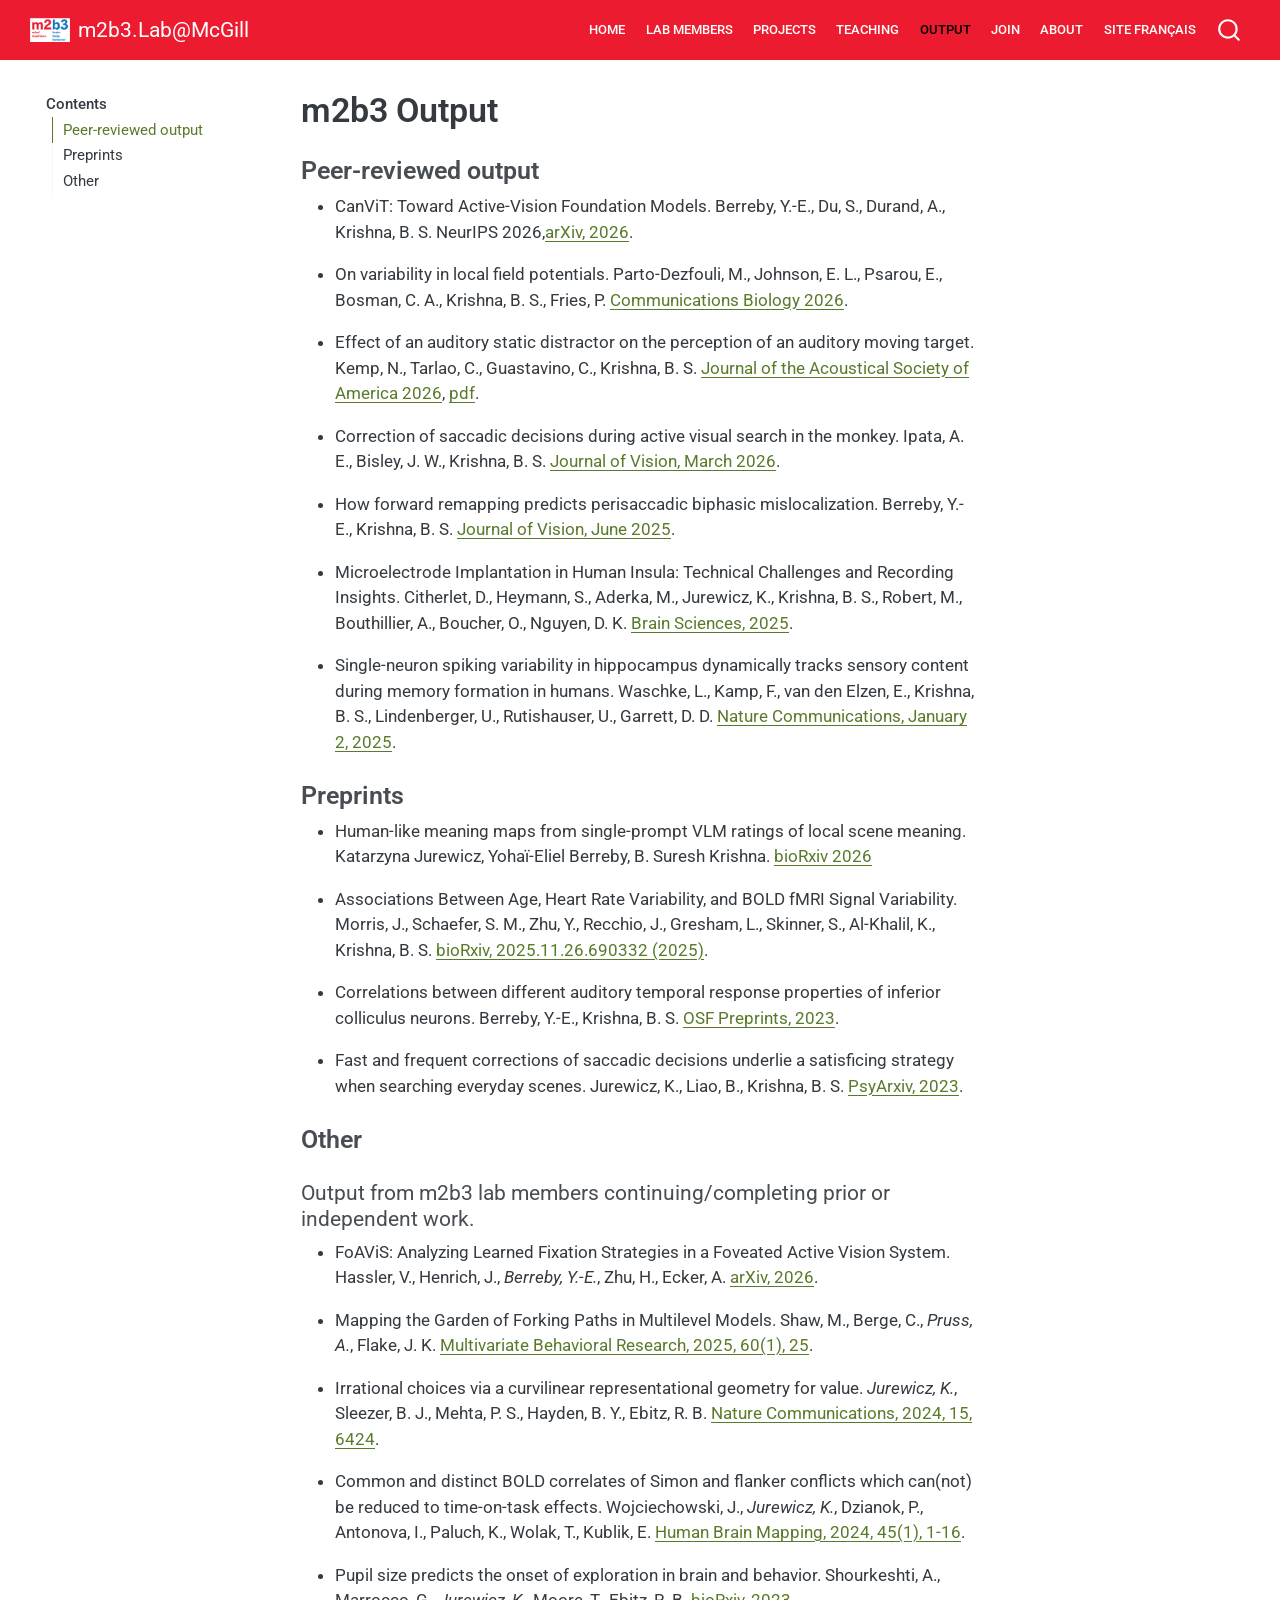
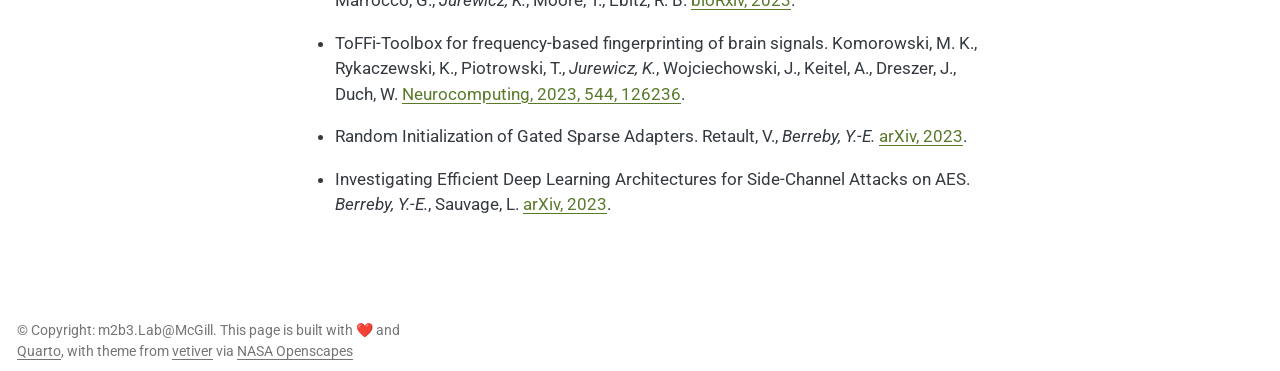
<file: docs/output.html>
<!DOCTYPE html>
<html xmlns="http://www.w3.org/1999/xhtml" lang="en" xml:lang="en"><head>

<meta charset="utf-8">
<meta name="generator" content="quarto-1.8.27">

<meta name="viewport" content="width=device-width, initial-scale=1.0, user-scalable=yes">


<title>m2b3 Output – m2b3.Lab@McGill</title>
<style>
code{white-space: pre-wrap;}
span.smallcaps{font-variant: small-caps;}
div.columns{display: flex; gap: min(4vw, 1.5em);}
div.column{flex: auto; overflow-x: auto;}
div.hanging-indent{margin-left: 1.5em; text-indent: -1.5em;}
ul.task-list{list-style: none;}
ul.task-list li input[type="checkbox"] {
  width: 0.8em;
  margin: 0 0.8em 0.2em -1em; /* quarto-specific, see https://github.com/quarto-dev/quarto-cli/issues/4556 */ 
  vertical-align: middle;
}
</style>


<script src="site_libs/quarto-nav/quarto-nav.js"></script>
<script src="site_libs/quarto-nav/headroom.min.js"></script>
<script src="site_libs/clipboard/clipboard.min.js"></script>
<script src="site_libs/quarto-search/autocomplete.umd.js"></script>
<script src="site_libs/quarto-search/fuse.min.js"></script>
<script src="site_libs/quarto-search/quarto-search.js"></script>
<meta name="quarto:offset" content="./">
<link href="./images/m2b3sq_favicon.png" rel="icon" type="image/png">
<script src="site_libs/quarto-html/quarto.js" type="module"></script>
<script src="site_libs/quarto-html/tabsets/tabsets.js" type="module"></script>
<script src="site_libs/quarto-html/axe/axe-check.js" type="module"></script>
<script src="site_libs/quarto-html/popper.min.js"></script>
<script src="site_libs/quarto-html/tippy.umd.min.js"></script>
<script src="site_libs/quarto-html/anchor.min.js"></script>
<link href="site_libs/quarto-html/tippy.css" rel="stylesheet">
<link href="site_libs/quarto-html/quarto-syntax-highlighting-ed96de9b727972fe78a7b5d16c58bf87.css" rel="stylesheet" id="quarto-text-highlighting-styles">
<script src="site_libs/bootstrap/bootstrap.min.js"></script>
<link href="site_libs/bootstrap/bootstrap-icons.css" rel="stylesheet">
<link href="site_libs/bootstrap/bootstrap-b197fa680512e054cc4f9c16efbc6578.min.css" rel="stylesheet" append-hash="true" id="quarto-bootstrap" data-mode="light">
<script id="quarto-search-options" type="application/json">{
  "location": "navbar",
  "copy-button": false,
  "collapse-after": 3,
  "panel-placement": "end",
  "type": "overlay",
  "limit": 50,
  "keyboard-shortcut": [
    "f",
    "/",
    "s"
  ],
  "show-item-context": false,
  "language": {
    "search-no-results-text": "No results",
    "search-matching-documents-text": "matching documents",
    "search-copy-link-title": "Copy link to search",
    "search-hide-matches-text": "Hide additional matches",
    "search-more-match-text": "more match in this document",
    "search-more-matches-text": "more matches in this document",
    "search-clear-button-title": "Clear",
    "search-text-placeholder": "",
    "search-detached-cancel-button-title": "Cancel",
    "search-submit-button-title": "Submit",
    "search-label": "Search"
  }
}</script>


<link rel="stylesheet" href="styles.css">
</head>

<body class="floating nav-fixed quarto-light">

<div id="quarto-search-results"></div>
  <header id="quarto-header" class="headroom fixed-top">
    <nav class="navbar navbar-expand-lg " data-bs-theme="dark">
      <div class="navbar-container container-fluid">
      <div class="navbar-brand-container mx-auto">
    <a href="./index.html" class="navbar-brand navbar-brand-logo">
    <img src="./images/m2b3_white.png" alt="Lab logo" class="navbar-logo light-content">
    <img src="./images/m2b3_white.png" alt="Lab logo" class="navbar-logo dark-content">
    </a>
    <a class="navbar-brand" href="./index.html">
    <span class="navbar-title">m2b3.Lab@McGill</span>
    </a>
  </div>
            <div id="quarto-search" class="" title="Search"></div>
          <button class="navbar-toggler" type="button" data-bs-toggle="collapse" data-bs-target="#navbarCollapse" aria-controls="navbarCollapse" role="menu" aria-expanded="false" aria-label="Toggle navigation" onclick="if (window.quartoToggleHeadroom) { window.quartoToggleHeadroom(); }">
  <span class="navbar-toggler-icon"></span>
</button>
          <div class="collapse navbar-collapse" id="navbarCollapse">
            <ul class="navbar-nav navbar-nav-scroll ms-auto">
  <li class="nav-item">
    <a class="nav-link" href="./index.html"> 
<span class="menu-text">Home</span></a>
  </li>  
  <li class="nav-item">
    <a class="nav-link" href="./members.html"> 
<span class="menu-text">Lab Members</span></a>
  </li>  
  <li class="nav-item">
    <a class="nav-link" href="./projects.html"> 
<span class="menu-text">Projects</span></a>
  </li>  
  <li class="nav-item">
    <a class="nav-link" href="./teaching.html"> 
<span class="menu-text">Teaching</span></a>
  </li>  
  <li class="nav-item">
    <a class="nav-link active" href="./output.html" aria-current="page"> 
<span class="menu-text">Output</span></a>
  </li>  
  <li class="nav-item">
    <a class="nav-link" href="./join.html"> 
<span class="menu-text">Join</span></a>
  </li>  
  <li class="nav-item">
    <a class="nav-link" href="./locate.html"> 
<span class="menu-text">About</span></a>
  </li>  
  <li class="nav-item">
    <a class="nav-link" href="https://m2b3.github.io/fr/"> 
<span class="menu-text">Site français</span></a>
  </li>  
</ul>
          </div> <!-- /navcollapse -->
            <div class="quarto-navbar-tools">
</div>
      </div> <!-- /container-fluid -->
    </nav>
</header>
<!-- content -->
<div id="quarto-content" class="quarto-container page-columns page-rows-contents page-layout-article page-navbar">
<!-- sidebar -->
  <nav id="quarto-sidebar" class="sidebar collapse collapse-horizontal quarto-sidebar-collapse-item sidebar-navigation floating overflow-auto">
    <nav id="TOC" role="doc-toc" class="toc-active">
    <h2 id="toc-title">Contents</h2>
   
  <ul>
  <li><a href="#peer-reviewed-output" id="toc-peer-reviewed-output" class="nav-link active" data-scroll-target="#peer-reviewed-output">Peer-reviewed output</a></li>
  <li><a href="#preprints" id="toc-preprints" class="nav-link" data-scroll-target="#preprints">Preprints</a></li>
  <li><a href="#other" id="toc-other" class="nav-link" data-scroll-target="#other">Other</a></li>
  </ul>
</nav>
</nav>
<div id="quarto-sidebar-glass" class="quarto-sidebar-collapse-item" data-bs-toggle="collapse" data-bs-target=".quarto-sidebar-collapse-item"></div>
<!-- margin-sidebar -->
    <div id="quarto-margin-sidebar" class="sidebar margin-sidebar zindex-bottom">
    </div>
<!-- main -->
<main class="content" id="quarto-document-content">

<header id="title-block-header" class="quarto-title-block default">
<div class="quarto-title">
<h1 class="title">m2b3 Output</h1>
</div>



<div class="quarto-title-meta">

    
  
    
  </div>
  


</header>


<section id="peer-reviewed-output" class="level3">
<h3 class="anchored" data-anchor-id="peer-reviewed-output">Peer-reviewed output</h3>
<ul>
<li><p>CanViT: Toward Active-Vision Foundation Models. Berreby, Y.-E., Du, S., Durand, A., Krishna, B. S. NeurIPS 2026,<a href="https://arxiv.org/abs/2603.22570">arXiv, 2026</a>.</p></li>
<li><p>On variability in local field potentials. Parto-Dezfouli, M., Johnson, E. L., Psarou, E., Bosman, C. A., Krishna, B. S., Fries, P. <a href="https://www.nature.com/articles/s42003-026-10881-x">Communications Biology 2026</a>.</p></li>
<li><p>Effect of an auditory static distractor on the perception of an auditory moving target. Kemp, N., Tarlao, C., Guastavino, C., Krishna, B. S. <a href="https://pubs.aip.org/asa/jasa/article-abstract/160/4/3003/3406484/Effect-of-an-auditory-static-distractor-on-the">Journal of the Acoustical Society of America 2026</a>, <a href="pdfs/JASA2026.pdf">pdf</a>.</p></li>
<li><p>Correction of saccadic decisions during active visual search in the monkey. Ipata, A. E., Bisley, J. W., Krishna, B. S. <a href="https://jov.arvojournals.org/article.aspx?articleid=2811630">Journal of Vision, March 2026</a>.</p></li>
<li><p>How forward remapping predicts perisaccadic biphasic mislocalization. Berreby, Y.-E., Krishna, B. S. <a href="https://doi.org/10.1167/jov.25.7.4">Journal of Vision, June 2025</a>.</p></li>
<li><p>Microelectrode Implantation in Human Insula: Technical Challenges and Recording Insights. Citherlet, D., Heymann, S., Aderka, M., Jurewicz, K., Krishna, B. S., Robert, M., Bouthillier, A., Boucher, O., Nguyen, D. K. <a href="https://www.mdpi.com/2076-3425/15/6/550">Brain Sciences, 2025</a>.</p></li>
<li><p>Single-neuron spiking variability in hippocampus dynamically tracks sensory content during memory formation in humans. Waschke, L., Kamp, F., van den Elzen, E., Krishna, B. S., Lindenberger, U., Rutishauser, U., Garrett, D. D. <a href="https://www.nature.com/articles/s41467-024-55406-4">Nature Communications, January 2, 2025</a>.</p></li>
</ul>
</section>
<section id="preprints" class="level3">
<h3 class="anchored" data-anchor-id="preprints">Preprints</h3>
<ul>
<li><p>Human-like meaning maps from single-prompt VLM ratings of local scene meaning. Katarzyna Jurewicz, Yohaï-Eliel Berreby, B. Suresh Krishna. <a href="https://www.biorxiv.org/content/10.64898/2026.08.30.748100v1">bioRxiv 2026</a></p></li>
<li><p>Associations Between Age, Heart Rate Variability, and BOLD fMRI Signal Variability. Morris, J., Schaefer, S. M., Zhu, Y., Recchio, J., Gresham, L., Skinner, S., Al-Khalil, K., Krishna, B. S. <a href="https://www.biorxiv.org/content/10.1101/2025.11.26.690332v1">bioRxiv, 2025.11.26.690332 (2025)</a>.</p></li>
<li><p>Correlations between different auditory temporal response properties of inferior colliculus neurons. Berreby, Y.-E., Krishna, B. S. <a href="https://osf.io/rytvn/">OSF Preprints, 2023</a>.</p></li>
<li><p>Fast and frequent corrections of saccadic decisions underlie a satisficing strategy when searching everyday scenes. Jurewicz, K., Liao, B., Krishna, B. S. <a href="https://psyarxiv.com/8yta9">PsyArxiv, 2023</a>.</p></li>
</ul>
</section>
<section id="other" class="level3">
<h3 class="anchored" data-anchor-id="other">Other</h3>
<section id="output-from-m2b3-lab-members-continuingcompleting-prior-or-independent-work." class="level4">
<h4 class="anchored" data-anchor-id="output-from-m2b3-lab-members-continuingcompleting-prior-or-independent-work.">Output from m2b3 lab members continuing/completing prior or independent work.</h4>
<ul>
<li><p>FoAViS: Analyzing Learned Fixation Strategies in a Foveated Active Vision System. Hassler, V., Henrich, J., <em>Berreby, Y.-E.</em>, Zhu, H., Ecker, A. <a href="https://arxiv.org/abs/2610.41987">arXiv, 2026</a>.</p></li>
<li><p>Mapping the Garden of Forking Paths in Multilevel Models. Shaw, M., Berge, C., <em>Pruss, A.</em>, Flake, J. K. <a href="https://doi.org/10.1080/00273171.2025.2443366">Multivariate Behavioral Research, 2025, 60(1), 25</a>.</p></li>
<li><p>Irrational choices via a curvilinear representational geometry for value. <em>Jurewicz, K.</em>, Sleezer, B. J., Mehta, P. S., Hayden, B. Y., Ebitz, R. B. <a href="https://doi.org/10.1038/s41467-024-49568-4">Nature Communications, 2024, 15, 6424</a>.</p></li>
<li><p>Common and distinct BOLD correlates of Simon and flanker conflicts which can(not) be reduced to time-on-task effects. Wojciechowski, J., <em>Jurewicz, K.</em>, Dzianok, P., Antonova, I., Paluch, K., Wolak, T., Kublik, E. <a href="https://doi.org/10.1002/hbm.26549">Human Brain Mapping, 2024, 45(1), 1-16</a>.</p></li>
<li><p>Pupil size predicts the onset of exploration in brain and behavior. Shourkeshti, A., Marrocco, G., <em>Jurewicz, K.</em>, Moore, T., Ebitz, R. B. <a href="https://www.biorxiv.org/content/10.1101/2023.05.24.541981v1">bioRxiv, 2023</a>.</p></li>
<li><p>ToFFi-Toolbox for frequency-based fingerprinting of brain signals. Komorowski, M. K., Rykaczewski, K., Piotrowski, T., <em>Jurewicz, K.</em>, Wojciechowski, J., Keitel, A., Dreszer, J., Duch, W. <a href="https://doi.org/10.1016/j.neucom.2023.126236">Neurocomputing, 2023, 544, 126236</a>.</p></li>
<li><p>Random Initialization of Gated Sparse Adapters. Retault, V., <em>Berreby, Y.-E.</em> <a href="https://arxiv.org/abs/2511.01794">arXiv, 2023</a>.</p></li>
<li><p>Investigating Efficient Deep Learning Architectures for Side-Channel Attacks on AES. <em>Berreby, Y.-E.</em>, Sauvage, L. <a href="https://arxiv.org/abs/2309.13170">arXiv, 2023</a>.</p></li>
</ul>


</section>
</section>

</main> <!-- /main -->
<script id="quarto-html-after-body" type="application/javascript">
  window.document.addEventListener("DOMContentLoaded", function (event) {
    const icon = "";
    const anchorJS = new window.AnchorJS();
    anchorJS.options = {
      placement: 'right',
      icon: icon
    };
    anchorJS.add('.anchored');
    const isCodeAnnotation = (el) => {
      for (const clz of el.classList) {
        if (clz.startsWith('code-annotation-')) {                     
          return true;
        }
      }
      return false;
    }
    const onCopySuccess = function(e) {
      // button target
      const button = e.trigger;
      // don't keep focus
      button.blur();
      // flash "checked"
      button.classList.add('code-copy-button-checked');
      var currentTitle = button.getAttribute("title");
      button.setAttribute("title", "Copied!");
      let tooltip;
      if (window.bootstrap) {
        button.setAttribute("data-bs-toggle", "tooltip");
        button.setAttribute("data-bs-placement", "left");
        button.setAttribute("data-bs-title", "Copied!");
        tooltip = new bootstrap.Tooltip(button, 
          { trigger: "manual", 
            customClass: "code-copy-button-tooltip",
            offset: [0, -8]});
        tooltip.show();    
      }
      setTimeout(function() {
        if (tooltip) {
          tooltip.hide();
          button.removeAttribute("data-bs-title");
          button.removeAttribute("data-bs-toggle");
          button.removeAttribute("data-bs-placement");
        }
        button.setAttribute("title", currentTitle);
        button.classList.remove('code-copy-button-checked');
      }, 1000);
      // clear code selection
      e.clearSelection();
    }
    const getTextToCopy = function(trigger) {
      const outerScaffold = trigger.parentElement.cloneNode(true);
      const codeEl = outerScaffold.querySelector('code');
      for (const childEl of codeEl.children) {
        if (isCodeAnnotation(childEl)) {
          childEl.remove();
        }
      }
      return codeEl.innerText;
    }
    const clipboard = new window.ClipboardJS('.code-copy-button:not([data-in-quarto-modal])', {
      text: getTextToCopy
    });
    clipboard.on('success', onCopySuccess);
    if (window.document.getElementById('quarto-embedded-source-code-modal')) {
      const clipboardModal = new window.ClipboardJS('.code-copy-button[data-in-quarto-modal]', {
        text: getTextToCopy,
        container: window.document.getElementById('quarto-embedded-source-code-modal')
      });
      clipboardModal.on('success', onCopySuccess);
    }
      var localhostRegex = new RegExp(/^(?:http|https):\/\/localhost\:?[0-9]*\//);
      var mailtoRegex = new RegExp(/^mailto:/);
        var filterRegex = new RegExp("https:\/\/m2b3\.github\.io\/");
      var isInternal = (href) => {
          return filterRegex.test(href) || localhostRegex.test(href) || mailtoRegex.test(href);
      }
      // Inspect non-navigation links and adorn them if external
     var links = window.document.querySelectorAll('a[href]:not(.nav-link):not(.navbar-brand):not(.toc-action):not(.sidebar-link):not(.sidebar-item-toggle):not(.pagination-link):not(.no-external):not([aria-hidden]):not(.dropdown-item):not(.quarto-navigation-tool):not(.about-link)');
      for (var i=0; i<links.length; i++) {
        const link = links[i];
        if (!isInternal(link.href)) {
          // undo the damage that might have been done by quarto-nav.js in the case of
          // links that we want to consider external
          if (link.dataset.originalHref !== undefined) {
            link.href = link.dataset.originalHref;
          }
        }
      }
    function tippyHover(el, contentFn, onTriggerFn, onUntriggerFn) {
      const config = {
        allowHTML: true,
        maxWidth: 500,
        delay: 100,
        arrow: false,
        appendTo: function(el) {
            return el.parentElement;
        },
        interactive: true,
        interactiveBorder: 10,
        theme: 'quarto',
        placement: 'bottom-start',
      };
      if (contentFn) {
        config.content = contentFn;
      }
      if (onTriggerFn) {
        config.onTrigger = onTriggerFn;
      }
      if (onUntriggerFn) {
        config.onUntrigger = onUntriggerFn;
      }
      window.tippy(el, config); 
    }
    const noterefs = window.document.querySelectorAll('a[role="doc-noteref"]');
    for (var i=0; i<noterefs.length; i++) {
      const ref = noterefs[i];
      tippyHover(ref, function() {
        // use id or data attribute instead here
        let href = ref.getAttribute('data-footnote-href') || ref.getAttribute('href');
        try { href = new URL(href).hash; } catch {}
        const id = href.replace(/^#\/?/, "");
        const note = window.document.getElementById(id);
        if (note) {
          return note.innerHTML;
        } else {
          return "";
        }
      });
    }
    const xrefs = window.document.querySelectorAll('a.quarto-xref');
    const processXRef = (id, note) => {
      // Strip column container classes
      const stripColumnClz = (el) => {
        el.classList.remove("page-full", "page-columns");
        if (el.children) {
          for (const child of el.children) {
            stripColumnClz(child);
          }
        }
      }
      stripColumnClz(note)
      if (id === null || id.startsWith('sec-')) {
        // Special case sections, only their first couple elements
        const container = document.createElement("div");
        if (note.children && note.children.length > 2) {
          container.appendChild(note.children[0].cloneNode(true));
          for (let i = 1; i < note.children.length; i++) {
            const child = note.children[i];
            if (child.tagName === "P" && child.innerText === "") {
              continue;
            } else {
              container.appendChild(child.cloneNode(true));
              break;
            }
          }
          if (window.Quarto?.typesetMath) {
            window.Quarto.typesetMath(container);
          }
          return container.innerHTML
        } else {
          if (window.Quarto?.typesetMath) {
            window.Quarto.typesetMath(note);
          }
          return note.innerHTML;
        }
      } else {
        // Remove any anchor links if they are present
        const anchorLink = note.querySelector('a.anchorjs-link');
        if (anchorLink) {
          anchorLink.remove();
        }
        if (window.Quarto?.typesetMath) {
          window.Quarto.typesetMath(note);
        }
        if (note.classList.contains("callout")) {
          return note.outerHTML;
        } else {
          return note.innerHTML;
        }
      }
    }
    for (var i=0; i<xrefs.length; i++) {
      const xref = xrefs[i];
      tippyHover(xref, undefined, function(instance) {
        instance.disable();
        let url = xref.getAttribute('href');
        let hash = undefined; 
        if (url.startsWith('#')) {
          hash = url;
        } else {
          try { hash = new URL(url).hash; } catch {}
        }
        if (hash) {
          const id = hash.replace(/^#\/?/, "");
          const note = window.document.getElementById(id);
          if (note !== null) {
            try {
              const html = processXRef(id, note.cloneNode(true));
              instance.setContent(html);
            } finally {
              instance.enable();
              instance.show();
            }
          } else {
            // See if we can fetch this
            fetch(url.split('#')[0])
            .then(res => res.text())
            .then(html => {
              const parser = new DOMParser();
              const htmlDoc = parser.parseFromString(html, "text/html");
              const note = htmlDoc.getElementById(id);
              if (note !== null) {
                const html = processXRef(id, note);
                instance.setContent(html);
              } 
            }).finally(() => {
              instance.enable();
              instance.show();
            });
          }
        } else {
          // See if we can fetch a full url (with no hash to target)
          // This is a special case and we should probably do some content thinning / targeting
          fetch(url)
          .then(res => res.text())
          .then(html => {
            const parser = new DOMParser();
            const htmlDoc = parser.parseFromString(html, "text/html");
            const note = htmlDoc.querySelector('main.content');
            if (note !== null) {
              // This should only happen for chapter cross references
              // (since there is no id in the URL)
              // remove the first header
              if (note.children.length > 0 && note.children[0].tagName === "HEADER") {
                note.children[0].remove();
              }
              const html = processXRef(null, note);
              instance.setContent(html);
            } 
          }).finally(() => {
            instance.enable();
            instance.show();
          });
        }
      }, function(instance) {
      });
    }
        let selectedAnnoteEl;
        const selectorForAnnotation = ( cell, annotation) => {
          let cellAttr = 'data-code-cell="' + cell + '"';
          let lineAttr = 'data-code-annotation="' +  annotation + '"';
          const selector = 'span[' + cellAttr + '][' + lineAttr + ']';
          return selector;
        }
        const selectCodeLines = (annoteEl) => {
          const doc = window.document;
          const targetCell = annoteEl.getAttribute("data-target-cell");
          const targetAnnotation = annoteEl.getAttribute("data-target-annotation");
          const annoteSpan = window.document.querySelector(selectorForAnnotation(targetCell, targetAnnotation));
          const lines = annoteSpan.getAttribute("data-code-lines").split(",");
          const lineIds = lines.map((line) => {
            return targetCell + "-" + line;
          })
          let top = null;
          let height = null;
          let parent = null;
          if (lineIds.length > 0) {
              //compute the position of the single el (top and bottom and make a div)
              const el = window.document.getElementById(lineIds[0]);
              top = el.offsetTop;
              height = el.offsetHeight;
              parent = el.parentElement.parentElement;
            if (lineIds.length > 1) {
              const lastEl = window.document.getElementById(lineIds[lineIds.length - 1]);
              const bottom = lastEl.offsetTop + lastEl.offsetHeight;
              height = bottom - top;
            }
            if (top !== null && height !== null && parent !== null) {
              // cook up a div (if necessary) and position it 
              let div = window.document.getElementById("code-annotation-line-highlight");
              if (div === null) {
                div = window.document.createElement("div");
                div.setAttribute("id", "code-annotation-line-highlight");
                div.style.position = 'absolute';
                parent.appendChild(div);
              }
              div.style.top = top - 2 + "px";
              div.style.height = height + 4 + "px";
              div.style.left = 0;
              let gutterDiv = window.document.getElementById("code-annotation-line-highlight-gutter");
              if (gutterDiv === null) {
                gutterDiv = window.document.createElement("div");
                gutterDiv.setAttribute("id", "code-annotation-line-highlight-gutter");
                gutterDiv.style.position = 'absolute';
                const codeCell = window.document.getElementById(targetCell);
                const gutter = codeCell.querySelector('.code-annotation-gutter');
                gutter.appendChild(gutterDiv);
              }
              gutterDiv.style.top = top - 2 + "px";
              gutterDiv.style.height = height + 4 + "px";
            }
            selectedAnnoteEl = annoteEl;
          }
        };
        const unselectCodeLines = () => {
          const elementsIds = ["code-annotation-line-highlight", "code-annotation-line-highlight-gutter"];
          elementsIds.forEach((elId) => {
            const div = window.document.getElementById(elId);
            if (div) {
              div.remove();
            }
          });
          selectedAnnoteEl = undefined;
        };
          // Handle positioning of the toggle
      window.addEventListener(
        "resize",
        throttle(() => {
          elRect = undefined;
          if (selectedAnnoteEl) {
            selectCodeLines(selectedAnnoteEl);
          }
        }, 10)
      );
      function throttle(fn, ms) {
      let throttle = false;
      let timer;
        return (...args) => {
          if(!throttle) { // first call gets through
              fn.apply(this, args);
              throttle = true;
          } else { // all the others get throttled
              if(timer) clearTimeout(timer); // cancel #2
              timer = setTimeout(() => {
                fn.apply(this, args);
                timer = throttle = false;
              }, ms);
          }
        };
      }
        // Attach click handler to the DT
        const annoteDls = window.document.querySelectorAll('dt[data-target-cell]');
        for (const annoteDlNode of annoteDls) {
          annoteDlNode.addEventListener('click', (event) => {
            const clickedEl = event.target;
            if (clickedEl !== selectedAnnoteEl) {
              unselectCodeLines();
              const activeEl = window.document.querySelector('dt[data-target-cell].code-annotation-active');
              if (activeEl) {
                activeEl.classList.remove('code-annotation-active');
              }
              selectCodeLines(clickedEl);
              clickedEl.classList.add('code-annotation-active');
            } else {
              // Unselect the line
              unselectCodeLines();
              clickedEl.classList.remove('code-annotation-active');
            }
          });
        }
    const findCites = (el) => {
      const parentEl = el.parentElement;
      if (parentEl) {
        const cites = parentEl.dataset.cites;
        if (cites) {
          return {
            el,
            cites: cites.split(' ')
          };
        } else {
          return findCites(el.parentElement)
        }
      } else {
        return undefined;
      }
    };
    var bibliorefs = window.document.querySelectorAll('a[role="doc-biblioref"]');
    for (var i=0; i<bibliorefs.length; i++) {
      const ref = bibliorefs[i];
      const citeInfo = findCites(ref);
      if (citeInfo) {
        tippyHover(citeInfo.el, function() {
          var popup = window.document.createElement('div');
          citeInfo.cites.forEach(function(cite) {
            var citeDiv = window.document.createElement('div');
            citeDiv.classList.add('hanging-indent');
            citeDiv.classList.add('csl-entry');
            var biblioDiv = window.document.getElementById('ref-' + cite);
            if (biblioDiv) {
              citeDiv.innerHTML = biblioDiv.innerHTML;
            }
            popup.appendChild(citeDiv);
          });
          return popup.innerHTML;
        });
      }
    }
  });
  </script>
</div> <!-- /content -->
<footer class="footer">
  <div class="nav-footer">
    <div class="nav-footer-left">
<p>© Copyright: m2b3.Lab@McGill. This page is built with ❤️ and <a href="https://quarto.org/">Quarto</a>, with theme from <a href="https://github.com/rstudio/vetiver.rstudio.com">vetiver</a> via <a href="https://nasa-openscapes.github.io/">NASA Openscapes</a></p>
</div>   
    <div class="nav-footer-center">
      &nbsp;
    </div>
    <div class="nav-footer-right">
      &nbsp;
    </div>
  </div>
</footer>




</body></html>
</file>
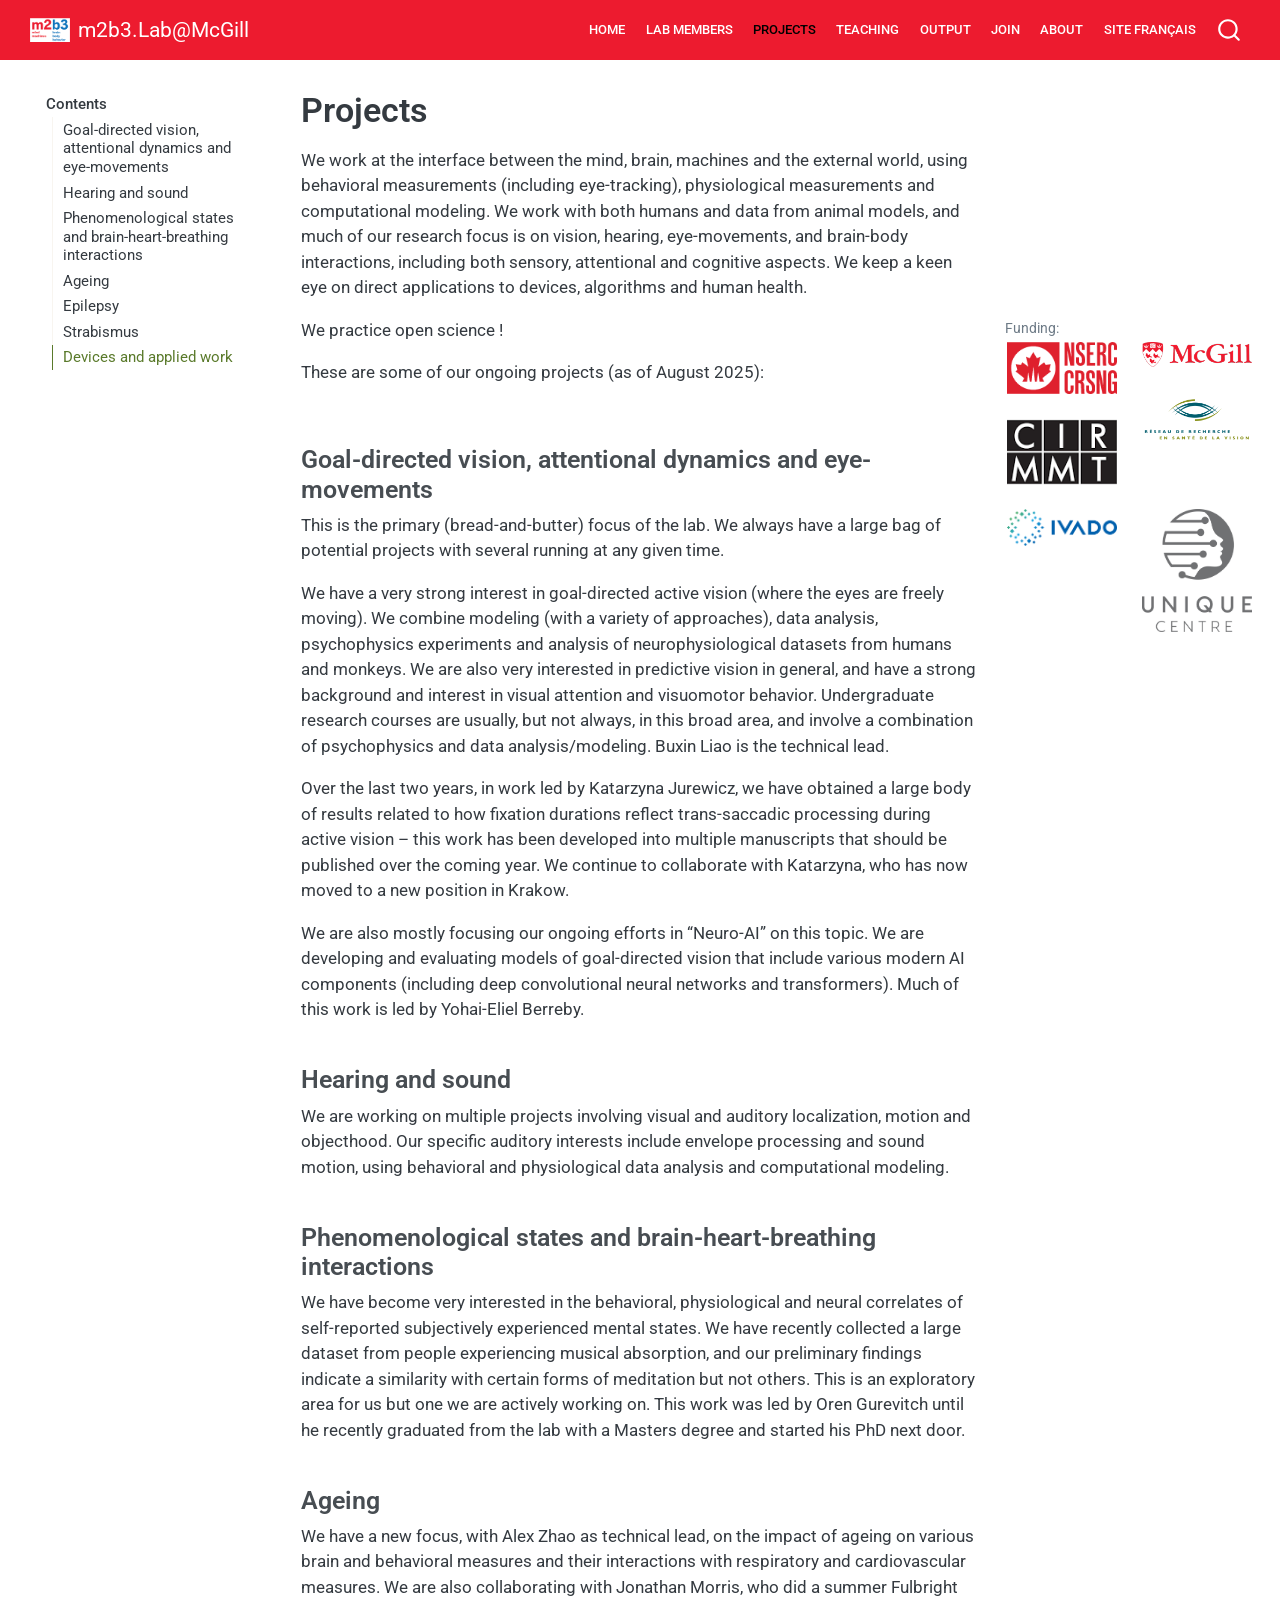
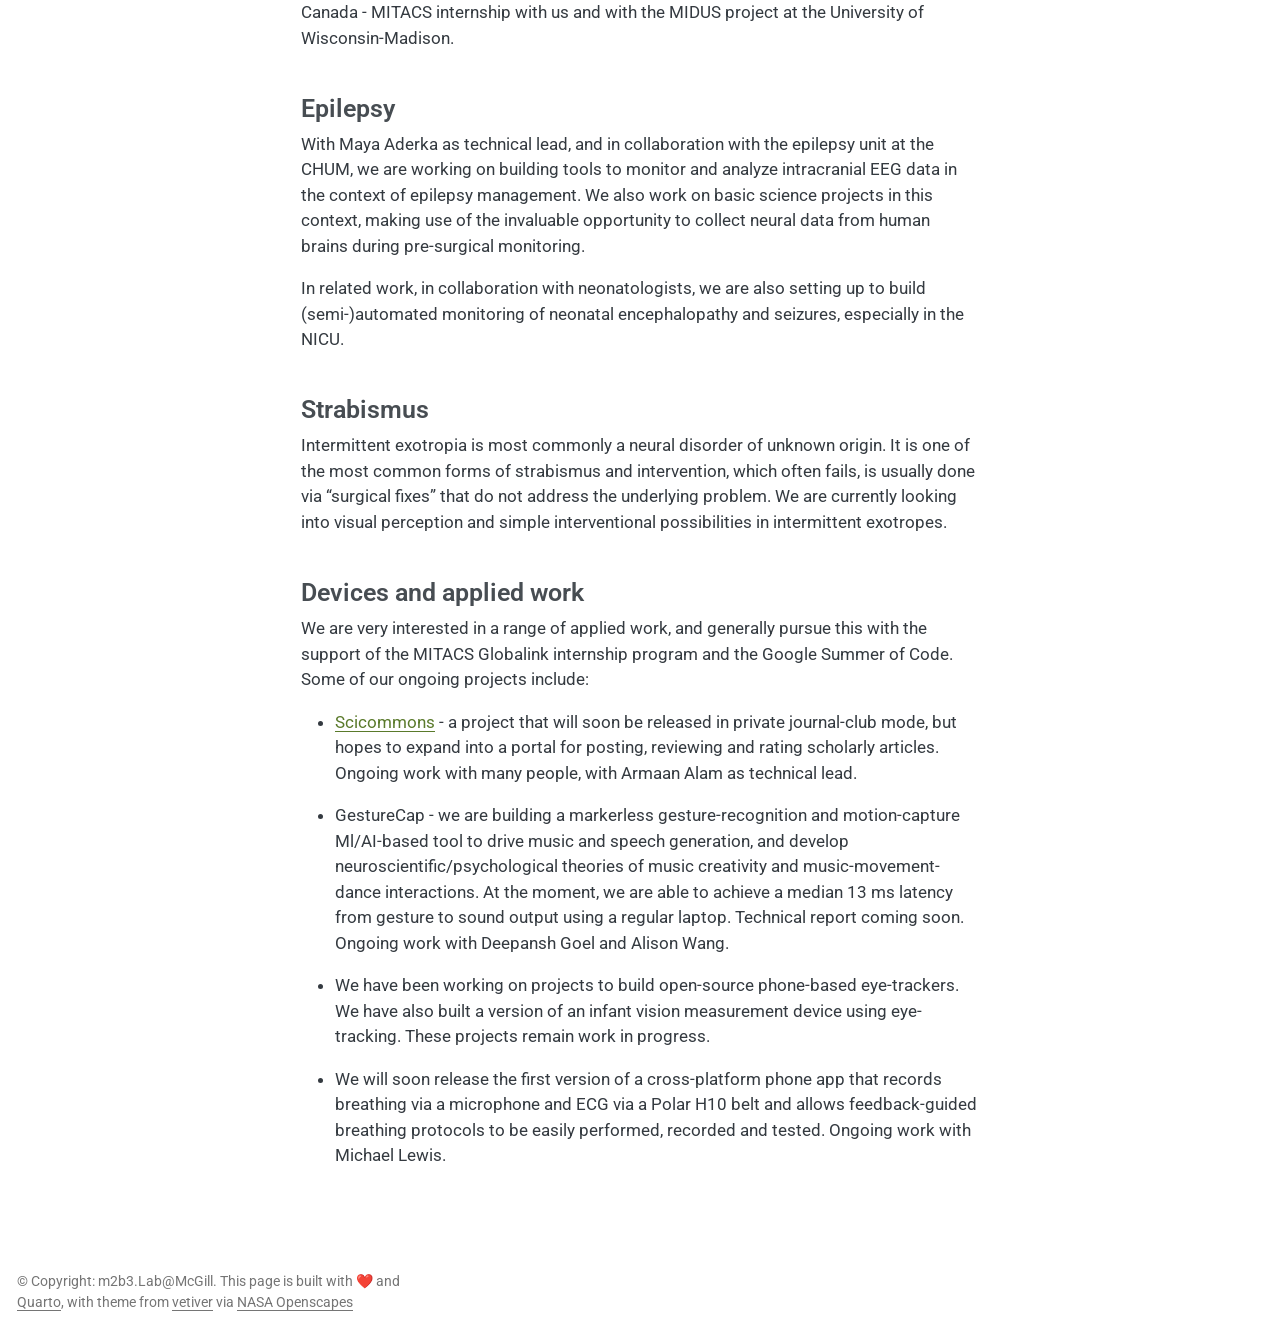
<file: docs/projects.html>
<!DOCTYPE html>
<html xmlns="http://www.w3.org/1999/xhtml" lang="en" xml:lang="en"><head>

<meta charset="utf-8">
<meta name="generator" content="quarto-1.8.27">

<meta name="viewport" content="width=device-width, initial-scale=1.0, user-scalable=yes">


<title>Projects – m2b3.Lab@McGill</title>
<style>
code{white-space: pre-wrap;}
span.smallcaps{font-variant: small-caps;}
div.columns{display: flex; gap: min(4vw, 1.5em);}
div.column{flex: auto; overflow-x: auto;}
div.hanging-indent{margin-left: 1.5em; text-indent: -1.5em;}
ul.task-list{list-style: none;}
ul.task-list li input[type="checkbox"] {
  width: 0.8em;
  margin: 0 0.8em 0.2em -1em; /* quarto-specific, see https://github.com/quarto-dev/quarto-cli/issues/4556 */ 
  vertical-align: middle;
}
</style>


<script src="site_libs/quarto-nav/quarto-nav.js"></script>
<script src="site_libs/quarto-nav/headroom.min.js"></script>
<script src="site_libs/clipboard/clipboard.min.js"></script>
<script src="site_libs/quarto-search/autocomplete.umd.js"></script>
<script src="site_libs/quarto-search/fuse.min.js"></script>
<script src="site_libs/quarto-search/quarto-search.js"></script>
<meta name="quarto:offset" content="./">
<link href="./images/m2b3sq_favicon.png" rel="icon" type="image/png">
<script src="site_libs/quarto-html/quarto.js" type="module"></script>
<script src="site_libs/quarto-html/tabsets/tabsets.js" type="module"></script>
<script src="site_libs/quarto-html/axe/axe-check.js" type="module"></script>
<script src="site_libs/quarto-html/popper.min.js"></script>
<script src="site_libs/quarto-html/tippy.umd.min.js"></script>
<script src="site_libs/quarto-html/anchor.min.js"></script>
<link href="site_libs/quarto-html/tippy.css" rel="stylesheet">
<link href="site_libs/quarto-html/quarto-syntax-highlighting-ed96de9b727972fe78a7b5d16c58bf87.css" rel="stylesheet" id="quarto-text-highlighting-styles">
<script src="site_libs/bootstrap/bootstrap.min.js"></script>
<link href="site_libs/bootstrap/bootstrap-icons.css" rel="stylesheet">
<link href="site_libs/bootstrap/bootstrap-b197fa680512e054cc4f9c16efbc6578.min.css" rel="stylesheet" append-hash="true" id="quarto-bootstrap" data-mode="light">
<script id="quarto-search-options" type="application/json">{
  "location": "navbar",
  "copy-button": false,
  "collapse-after": 3,
  "panel-placement": "end",
  "type": "overlay",
  "limit": 50,
  "keyboard-shortcut": [
    "f",
    "/",
    "s"
  ],
  "show-item-context": false,
  "language": {
    "search-no-results-text": "No results",
    "search-matching-documents-text": "matching documents",
    "search-copy-link-title": "Copy link to search",
    "search-hide-matches-text": "Hide additional matches",
    "search-more-match-text": "more match in this document",
    "search-more-matches-text": "more matches in this document",
    "search-clear-button-title": "Clear",
    "search-text-placeholder": "",
    "search-detached-cancel-button-title": "Cancel",
    "search-submit-button-title": "Submit",
    "search-label": "Search"
  }
}</script>


<link rel="stylesheet" href="styles.css">
</head>

<body class="floating nav-fixed slimcontent quarto-light">

<div id="quarto-search-results"></div>
  <header id="quarto-header" class="headroom fixed-top">
    <nav class="navbar navbar-expand-lg " data-bs-theme="dark">
      <div class="navbar-container container-fluid">
      <div class="navbar-brand-container mx-auto">
    <a href="./index.html" class="navbar-brand navbar-brand-logo">
    <img src="./images/m2b3_white.png" alt="Lab logo" class="navbar-logo light-content">
    <img src="./images/m2b3_white.png" alt="Lab logo" class="navbar-logo dark-content">
    </a>
    <a class="navbar-brand" href="./index.html">
    <span class="navbar-title">m2b3.Lab@McGill</span>
    </a>
  </div>
            <div id="quarto-search" class="" title="Search"></div>
          <button class="navbar-toggler" type="button" data-bs-toggle="collapse" data-bs-target="#navbarCollapse" aria-controls="navbarCollapse" role="menu" aria-expanded="false" aria-label="Toggle navigation" onclick="if (window.quartoToggleHeadroom) { window.quartoToggleHeadroom(); }">
  <span class="navbar-toggler-icon"></span>
</button>
          <div class="collapse navbar-collapse" id="navbarCollapse">
            <ul class="navbar-nav navbar-nav-scroll ms-auto">
  <li class="nav-item">
    <a class="nav-link" href="./index.html"> 
<span class="menu-text">Home</span></a>
  </li>  
  <li class="nav-item">
    <a class="nav-link" href="./members.html"> 
<span class="menu-text">Lab Members</span></a>
  </li>  
  <li class="nav-item">
    <a class="nav-link active" href="./projects.html" aria-current="page"> 
<span class="menu-text">Projects</span></a>
  </li>  
  <li class="nav-item">
    <a class="nav-link" href="./teaching.html"> 
<span class="menu-text">Teaching</span></a>
  </li>  
  <li class="nav-item">
    <a class="nav-link" href="./output.html"> 
<span class="menu-text">Output</span></a>
  </li>  
  <li class="nav-item">
    <a class="nav-link" href="./join.html"> 
<span class="menu-text">Join</span></a>
  </li>  
  <li class="nav-item">
    <a class="nav-link" href="./locate.html"> 
<span class="menu-text">About</span></a>
  </li>  
  <li class="nav-item">
    <a class="nav-link" href="https://m2b3.github.io/fr/"> 
<span class="menu-text">Site français</span></a>
  </li>  
</ul>
          </div> <!-- /navcollapse -->
            <div class="quarto-navbar-tools">
</div>
      </div> <!-- /container-fluid -->
    </nav>
</header>
<!-- content -->
<div id="quarto-content" class="quarto-container page-columns page-rows-contents page-layout-article page-navbar">
<!-- sidebar -->
  <nav id="quarto-sidebar" class="sidebar collapse collapse-horizontal quarto-sidebar-collapse-item sidebar-navigation floating overflow-auto">
    <nav id="TOC" role="doc-toc" class="toc-active">
    <h2 id="toc-title">Contents</h2>
   
  <ul>
  <li><a href="#goal-directed-vision-attentional-dynamics-and-eye-movements" id="toc-goal-directed-vision-attentional-dynamics-and-eye-movements" class="nav-link active" data-scroll-target="#goal-directed-vision-attentional-dynamics-and-eye-movements">Goal-directed vision, attentional dynamics and eye-movements</a></li>
  <li><a href="#hearing-and-sound" id="toc-hearing-and-sound" class="nav-link" data-scroll-target="#hearing-and-sound">Hearing and sound</a></li>
  <li><a href="#phenomenological-states-and-brain-heart-breathing-interactions" id="toc-phenomenological-states-and-brain-heart-breathing-interactions" class="nav-link" data-scroll-target="#phenomenological-states-and-brain-heart-breathing-interactions">Phenomenological states and brain-heart-breathing interactions</a></li>
  <li><a href="#ageing" id="toc-ageing" class="nav-link" data-scroll-target="#ageing">Ageing</a></li>
  <li><a href="#epilepsy" id="toc-epilepsy" class="nav-link" data-scroll-target="#epilepsy">Epilepsy</a></li>
  <li><a href="#strabismus" id="toc-strabismus" class="nav-link" data-scroll-target="#strabismus">Strabismus</a></li>
  <li><a href="#devices-and-applied-work" id="toc-devices-and-applied-work" class="nav-link" data-scroll-target="#devices-and-applied-work">Devices and applied work</a></li>
  </ul>
</nav>
</nav>
<div id="quarto-sidebar-glass" class="quarto-sidebar-collapse-item" data-bs-toggle="collapse" data-bs-target=".quarto-sidebar-collapse-item"></div>
<!-- margin-sidebar -->
    <div id="quarto-margin-sidebar" class="sidebar margin-sidebar zindex-bottom">
    </div>
<!-- main -->
<main class="content page-columns page-full" id="quarto-document-content">

<header id="title-block-header" class="quarto-title-block default">
<div class="quarto-title">
<h1 class="title">Projects</h1>
</div>



<div class="quarto-title-meta">

    
  
    
  </div>
  


</header>


<p>We work at the interface between the mind, brain, machines and the external world, using behavioral measurements (including eye-tracking), physiological measurements and computational modeling. We work with both humans and data from animal models, and much of our research focus is on vision, hearing, eye-movements, and brain-body interactions, including both sensory, attentional and cognitive aspects. We keep a keen eye on direct applications to devices, algorithms and human health.</p>
<p>We practice open science !</p>

<div class="no-row-height column-margin column-container"><div class="">
<p>Funding:</p>
<div id="funding">
<div class="quarto-layout-panel" data-layout-ncol="2">
<div class="quarto-layout-row">
<div class="quarto-layout-cell" style="flex-basis: 50.0%;justify-content: center;">
<p><img src="images/nsercLogo.png" class="img-fluid" alt="NSERC logo"></p>
</div>
<div class="quarto-layout-cell" style="flex-basis: 50.0%;justify-content: center;">
<p><img src="images/mcgill.png" class="img-fluid" alt="McGill logo"></p>
</div>
</div>
<div class="quarto-layout-row">
<div class="quarto-layout-cell" style="flex-basis: 50.0%;justify-content: center;">
<p><img src="images/cirmmt.png" class="img-fluid" alt="CIRMMT logo"></p>
</div>
<div class="quarto-layout-cell" style="flex-basis: 50.0%;justify-content: center;">
<p><img src="images/vhrn.png" class="img-fluid" alt="VHRN logo"></p>
</div>
</div>
<div class="quarto-layout-row">
<div class="quarto-layout-cell" style="flex-basis: 50.0%;justify-content: center;">
<p><img src="images/ivado.png" class="img-fluid" alt="IVADO logo"></p>
</div>
<div class="quarto-layout-cell" style="flex-basis: 50.0%;justify-content: center;">
<p><img src="images/unique.png" class="img-fluid" alt="UNIQUE logo"></p>
</div>
</div>
</div>
</div>
</div></div><p>These are some of our ongoing projects (as of August 2025):</p>
<section id="goal-directed-vision-attentional-dynamics-and-eye-movements" class="level3">
<h3 class="anchored" data-anchor-id="goal-directed-vision-attentional-dynamics-and-eye-movements">Goal-directed vision, attentional dynamics and eye-movements</h3>
<p>This is the primary (bread-and-butter) focus of the lab. We always have a large bag of potential projects with several running at any given time.</p>
<p>We have a very strong interest in goal-directed active vision (where the eyes are freely moving). We combine modeling (with a variety of approaches), data analysis, psychophysics experiments and analysis of neurophysiological datasets from humans and monkeys. We are also very interested in predictive vision in general, and have a strong background and interest in visual attention and visuomotor behavior. Undergraduate research courses are usually, but not always, in this broad area, and involve a combination of psychophysics and data analysis/modeling. Buxin Liao is the technical lead.</p>
<p>Over the last two years, in work led by Katarzyna Jurewicz, we have obtained a large body of results related to how fixation durations reflect trans-saccadic processing during active vision – this work has been developed into multiple manuscripts that should be published over the coming year. We continue to collaborate with Katarzyna, who has now moved to a new position in Krakow.</p>
<p>We are also mostly focusing our ongoing efforts in “Neuro-AI” on this topic. We are developing and evaluating models of goal-directed vision that include various modern AI components (including deep convolutional neural networks and transformers). Much of this work is led by Yohai-Eliel Berreby.</p>
</section>
<section id="hearing-and-sound" class="level3">
<h3 class="anchored" data-anchor-id="hearing-and-sound">Hearing and sound</h3>
<p>We are working on multiple projects involving visual and auditory localization, motion and objecthood. Our specific auditory interests include envelope processing and sound motion, using behavioral and physiological data analysis and computational modeling.</p>
</section>
<section id="phenomenological-states-and-brain-heart-breathing-interactions" class="level3">
<h3 class="anchored" data-anchor-id="phenomenological-states-and-brain-heart-breathing-interactions">Phenomenological states and brain-heart-breathing interactions</h3>
<p>We have become very interested in the behavioral, physiological and neural correlates of self-reported subjectively experienced mental states. We have recently collected a large dataset from people experiencing musical absorption, and our preliminary findings indicate a similarity with certain forms of meditation but not others. This is an exploratory area for us but one we are actively working on. This work was led by Oren Gurevitch until he recently graduated from the lab with a Masters degree and started his PhD next door.</p>
</section>
<section id="ageing" class="level3">
<h3 class="anchored" data-anchor-id="ageing">Ageing</h3>
<p>We have a new focus, with Alex Zhao as technical lead, on the impact of ageing on various brain and behavioral measures and their interactions with respiratory and cardiovascular measures. We are also collaborating with Jonathan Morris, who did a summer Fulbright Canada - MITACS internship with us and with the MIDUS project at the University of Wisconsin-Madison.</p>
</section>
<section id="epilepsy" class="level3">
<h3 class="anchored" data-anchor-id="epilepsy">Epilepsy</h3>
<p>With Maya Aderka as technical lead, and in collaboration with the epilepsy unit at the CHUM, we are working on building tools to monitor and analyze intracranial EEG data in the context of epilepsy management. We also work on basic science projects in this context, making use of the invaluable opportunity to collect neural data from human brains during pre-surgical monitoring.</p>
<p>In related work, in collaboration with neonatologists, we are also setting up to build (semi-)automated monitoring of neonatal encephalopathy and seizures, especially in the NICU.</p>
</section>
<section id="strabismus" class="level3">
<h3 class="anchored" data-anchor-id="strabismus">Strabismus</h3>
<p>Intermittent exotropia is most commonly a neural disorder of unknown origin. It is one of the most common forms of strabismus and intervention, which often fails, is usually done via “surgical fixes” that do not address the underlying problem. We are currently looking into visual perception and simple interventional possibilities in intermittent exotropes.</p>
</section>
<section id="devices-and-applied-work" class="level3">
<h3 class="anchored" data-anchor-id="devices-and-applied-work">Devices and applied work</h3>
<p>We are very interested in a range of applied work, and generally pursue this with the support of the MITACS Globalink internship program and the Google Summer of Code. Some of our ongoing projects include:</p>
<ul>
<li><p><a href="https://scicommons.org">Scicommons</a> - a project that will soon be released in private journal-club mode, but hopes to expand into a portal for posting, reviewing and rating scholarly articles. Ongoing work with many people, with Armaan Alam as technical lead.</p></li>
<li><p>GestureCap - we are building a markerless gesture-recognition and motion-capture Ml/AI-based tool to drive music and speech generation, and develop neuroscientific/psychological theories of music creativity and music-movement-dance interactions. At the moment, we are able to achieve a median 13 ms latency from gesture to sound output using a regular laptop. Technical report coming soon. Ongoing work with Deepansh Goel and Alison Wang.</p></li>
<li><p>We have been working on projects to build open-source phone-based eye-trackers. We have also built a version of an infant vision measurement device using eye-tracking. These projects remain work in progress.</p></li>
<li><p>We will soon release the first version of a cross-platform phone app that records breathing via a microphone and ECG via a Polar H10 belt and allows feedback-guided breathing protocols to be easily performed, recorded and tested. Ongoing work with Michael Lewis.</p></li>
</ul>


</section>

</main> <!-- /main -->
<script id="quarto-html-after-body" type="application/javascript">
  window.document.addEventListener("DOMContentLoaded", function (event) {
    const icon = "";
    const anchorJS = new window.AnchorJS();
    anchorJS.options = {
      placement: 'right',
      icon: icon
    };
    anchorJS.add('.anchored');
    const isCodeAnnotation = (el) => {
      for (const clz of el.classList) {
        if (clz.startsWith('code-annotation-')) {                     
          return true;
        }
      }
      return false;
    }
    const onCopySuccess = function(e) {
      // button target
      const button = e.trigger;
      // don't keep focus
      button.blur();
      // flash "checked"
      button.classList.add('code-copy-button-checked');
      var currentTitle = button.getAttribute("title");
      button.setAttribute("title", "Copied!");
      let tooltip;
      if (window.bootstrap) {
        button.setAttribute("data-bs-toggle", "tooltip");
        button.setAttribute("data-bs-placement", "left");
        button.setAttribute("data-bs-title", "Copied!");
        tooltip = new bootstrap.Tooltip(button, 
          { trigger: "manual", 
            customClass: "code-copy-button-tooltip",
            offset: [0, -8]});
        tooltip.show();    
      }
      setTimeout(function() {
        if (tooltip) {
          tooltip.hide();
          button.removeAttribute("data-bs-title");
          button.removeAttribute("data-bs-toggle");
          button.removeAttribute("data-bs-placement");
        }
        button.setAttribute("title", currentTitle);
        button.classList.remove('code-copy-button-checked');
      }, 1000);
      // clear code selection
      e.clearSelection();
    }
    const getTextToCopy = function(trigger) {
      const outerScaffold = trigger.parentElement.cloneNode(true);
      const codeEl = outerScaffold.querySelector('code');
      for (const childEl of codeEl.children) {
        if (isCodeAnnotation(childEl)) {
          childEl.remove();
        }
      }
      return codeEl.innerText;
    }
    const clipboard = new window.ClipboardJS('.code-copy-button:not([data-in-quarto-modal])', {
      text: getTextToCopy
    });
    clipboard.on('success', onCopySuccess);
    if (window.document.getElementById('quarto-embedded-source-code-modal')) {
      const clipboardModal = new window.ClipboardJS('.code-copy-button[data-in-quarto-modal]', {
        text: getTextToCopy,
        container: window.document.getElementById('quarto-embedded-source-code-modal')
      });
      clipboardModal.on('success', onCopySuccess);
    }
      var localhostRegex = new RegExp(/^(?:http|https):\/\/localhost\:?[0-9]*\//);
      var mailtoRegex = new RegExp(/^mailto:/);
        var filterRegex = new RegExp("https:\/\/m2b3\.github\.io\/");
      var isInternal = (href) => {
          return filterRegex.test(href) || localhostRegex.test(href) || mailtoRegex.test(href);
      }
      // Inspect non-navigation links and adorn them if external
     var links = window.document.querySelectorAll('a[href]:not(.nav-link):not(.navbar-brand):not(.toc-action):not(.sidebar-link):not(.sidebar-item-toggle):not(.pagination-link):not(.no-external):not([aria-hidden]):not(.dropdown-item):not(.quarto-navigation-tool):not(.about-link)');
      for (var i=0; i<links.length; i++) {
        const link = links[i];
        if (!isInternal(link.href)) {
          // undo the damage that might have been done by quarto-nav.js in the case of
          // links that we want to consider external
          if (link.dataset.originalHref !== undefined) {
            link.href = link.dataset.originalHref;
          }
        }
      }
    function tippyHover(el, contentFn, onTriggerFn, onUntriggerFn) {
      const config = {
        allowHTML: true,
        maxWidth: 500,
        delay: 100,
        arrow: false,
        appendTo: function(el) {
            return el.parentElement;
        },
        interactive: true,
        interactiveBorder: 10,
        theme: 'quarto',
        placement: 'bottom-start',
      };
      if (contentFn) {
        config.content = contentFn;
      }
      if (onTriggerFn) {
        config.onTrigger = onTriggerFn;
      }
      if (onUntriggerFn) {
        config.onUntrigger = onUntriggerFn;
      }
      window.tippy(el, config); 
    }
    const noterefs = window.document.querySelectorAll('a[role="doc-noteref"]');
    for (var i=0; i<noterefs.length; i++) {
      const ref = noterefs[i];
      tippyHover(ref, function() {
        // use id or data attribute instead here
        let href = ref.getAttribute('data-footnote-href') || ref.getAttribute('href');
        try { href = new URL(href).hash; } catch {}
        const id = href.replace(/^#\/?/, "");
        const note = window.document.getElementById(id);
        if (note) {
          return note.innerHTML;
        } else {
          return "";
        }
      });
    }
    const xrefs = window.document.querySelectorAll('a.quarto-xref');
    const processXRef = (id, note) => {
      // Strip column container classes
      const stripColumnClz = (el) => {
        el.classList.remove("page-full", "page-columns");
        if (el.children) {
          for (const child of el.children) {
            stripColumnClz(child);
          }
        }
      }
      stripColumnClz(note)
      if (id === null || id.startsWith('sec-')) {
        // Special case sections, only their first couple elements
        const container = document.createElement("div");
        if (note.children && note.children.length > 2) {
          container.appendChild(note.children[0].cloneNode(true));
          for (let i = 1; i < note.children.length; i++) {
            const child = note.children[i];
            if (child.tagName === "P" && child.innerText === "") {
              continue;
            } else {
              container.appendChild(child.cloneNode(true));
              break;
            }
          }
          if (window.Quarto?.typesetMath) {
            window.Quarto.typesetMath(container);
          }
          return container.innerHTML
        } else {
          if (window.Quarto?.typesetMath) {
            window.Quarto.typesetMath(note);
          }
          return note.innerHTML;
        }
      } else {
        // Remove any anchor links if they are present
        const anchorLink = note.querySelector('a.anchorjs-link');
        if (anchorLink) {
          anchorLink.remove();
        }
        if (window.Quarto?.typesetMath) {
          window.Quarto.typesetMath(note);
        }
        if (note.classList.contains("callout")) {
          return note.outerHTML;
        } else {
          return note.innerHTML;
        }
      }
    }
    for (var i=0; i<xrefs.length; i++) {
      const xref = xrefs[i];
      tippyHover(xref, undefined, function(instance) {
        instance.disable();
        let url = xref.getAttribute('href');
        let hash = undefined; 
        if (url.startsWith('#')) {
          hash = url;
        } else {
          try { hash = new URL(url).hash; } catch {}
        }
        if (hash) {
          const id = hash.replace(/^#\/?/, "");
          const note = window.document.getElementById(id);
          if (note !== null) {
            try {
              const html = processXRef(id, note.cloneNode(true));
              instance.setContent(html);
            } finally {
              instance.enable();
              instance.show();
            }
          } else {
            // See if we can fetch this
            fetch(url.split('#')[0])
            .then(res => res.text())
            .then(html => {
              const parser = new DOMParser();
              const htmlDoc = parser.parseFromString(html, "text/html");
              const note = htmlDoc.getElementById(id);
              if (note !== null) {
                const html = processXRef(id, note);
                instance.setContent(html);
              } 
            }).finally(() => {
              instance.enable();
              instance.show();
            });
          }
        } else {
          // See if we can fetch a full url (with no hash to target)
          // This is a special case and we should probably do some content thinning / targeting
          fetch(url)
          .then(res => res.text())
          .then(html => {
            const parser = new DOMParser();
            const htmlDoc = parser.parseFromString(html, "text/html");
            const note = htmlDoc.querySelector('main.content');
            if (note !== null) {
              // This should only happen for chapter cross references
              // (since there is no id in the URL)
              // remove the first header
              if (note.children.length > 0 && note.children[0].tagName === "HEADER") {
                note.children[0].remove();
              }
              const html = processXRef(null, note);
              instance.setContent(html);
            } 
          }).finally(() => {
            instance.enable();
            instance.show();
          });
        }
      }, function(instance) {
      });
    }
        let selectedAnnoteEl;
        const selectorForAnnotation = ( cell, annotation) => {
          let cellAttr = 'data-code-cell="' + cell + '"';
          let lineAttr = 'data-code-annotation="' +  annotation + '"';
          const selector = 'span[' + cellAttr + '][' + lineAttr + ']';
          return selector;
        }
        const selectCodeLines = (annoteEl) => {
          const doc = window.document;
          const targetCell = annoteEl.getAttribute("data-target-cell");
          const targetAnnotation = annoteEl.getAttribute("data-target-annotation");
          const annoteSpan = window.document.querySelector(selectorForAnnotation(targetCell, targetAnnotation));
          const lines = annoteSpan.getAttribute("data-code-lines").split(",");
          const lineIds = lines.map((line) => {
            return targetCell + "-" + line;
          })
          let top = null;
          let height = null;
          let parent = null;
          if (lineIds.length > 0) {
              //compute the position of the single el (top and bottom and make a div)
              const el = window.document.getElementById(lineIds[0]);
              top = el.offsetTop;
              height = el.offsetHeight;
              parent = el.parentElement.parentElement;
            if (lineIds.length > 1) {
              const lastEl = window.document.getElementById(lineIds[lineIds.length - 1]);
              const bottom = lastEl.offsetTop + lastEl.offsetHeight;
              height = bottom - top;
            }
            if (top !== null && height !== null && parent !== null) {
              // cook up a div (if necessary) and position it 
              let div = window.document.getElementById("code-annotation-line-highlight");
              if (div === null) {
                div = window.document.createElement("div");
                div.setAttribute("id", "code-annotation-line-highlight");
                div.style.position = 'absolute';
                parent.appendChild(div);
              }
              div.style.top = top - 2 + "px";
              div.style.height = height + 4 + "px";
              div.style.left = 0;
              let gutterDiv = window.document.getElementById("code-annotation-line-highlight-gutter");
              if (gutterDiv === null) {
                gutterDiv = window.document.createElement("div");
                gutterDiv.setAttribute("id", "code-annotation-line-highlight-gutter");
                gutterDiv.style.position = 'absolute';
                const codeCell = window.document.getElementById(targetCell);
                const gutter = codeCell.querySelector('.code-annotation-gutter');
                gutter.appendChild(gutterDiv);
              }
              gutterDiv.style.top = top - 2 + "px";
              gutterDiv.style.height = height + 4 + "px";
            }
            selectedAnnoteEl = annoteEl;
          }
        };
        const unselectCodeLines = () => {
          const elementsIds = ["code-annotation-line-highlight", "code-annotation-line-highlight-gutter"];
          elementsIds.forEach((elId) => {
            const div = window.document.getElementById(elId);
            if (div) {
              div.remove();
            }
          });
          selectedAnnoteEl = undefined;
        };
          // Handle positioning of the toggle
      window.addEventListener(
        "resize",
        throttle(() => {
          elRect = undefined;
          if (selectedAnnoteEl) {
            selectCodeLines(selectedAnnoteEl);
          }
        }, 10)
      );
      function throttle(fn, ms) {
      let throttle = false;
      let timer;
        return (...args) => {
          if(!throttle) { // first call gets through
              fn.apply(this, args);
              throttle = true;
          } else { // all the others get throttled
              if(timer) clearTimeout(timer); // cancel #2
              timer = setTimeout(() => {
                fn.apply(this, args);
                timer = throttle = false;
              }, ms);
          }
        };
      }
        // Attach click handler to the DT
        const annoteDls = window.document.querySelectorAll('dt[data-target-cell]');
        for (const annoteDlNode of annoteDls) {
          annoteDlNode.addEventListener('click', (event) => {
            const clickedEl = event.target;
            if (clickedEl !== selectedAnnoteEl) {
              unselectCodeLines();
              const activeEl = window.document.querySelector('dt[data-target-cell].code-annotation-active');
              if (activeEl) {
                activeEl.classList.remove('code-annotation-active');
              }
              selectCodeLines(clickedEl);
              clickedEl.classList.add('code-annotation-active');
            } else {
              // Unselect the line
              unselectCodeLines();
              clickedEl.classList.remove('code-annotation-active');
            }
          });
        }
    const findCites = (el) => {
      const parentEl = el.parentElement;
      if (parentEl) {
        const cites = parentEl.dataset.cites;
        if (cites) {
          return {
            el,
            cites: cites.split(' ')
          };
        } else {
          return findCites(el.parentElement)
        }
      } else {
        return undefined;
      }
    };
    var bibliorefs = window.document.querySelectorAll('a[role="doc-biblioref"]');
    for (var i=0; i<bibliorefs.length; i++) {
      const ref = bibliorefs[i];
      const citeInfo = findCites(ref);
      if (citeInfo) {
        tippyHover(citeInfo.el, function() {
          var popup = window.document.createElement('div');
          citeInfo.cites.forEach(function(cite) {
            var citeDiv = window.document.createElement('div');
            citeDiv.classList.add('hanging-indent');
            citeDiv.classList.add('csl-entry');
            var biblioDiv = window.document.getElementById('ref-' + cite);
            if (biblioDiv) {
              citeDiv.innerHTML = biblioDiv.innerHTML;
            }
            popup.appendChild(citeDiv);
          });
          return popup.innerHTML;
        });
      }
    }
  });
  </script>
</div> <!-- /content -->
<footer class="footer">
  <div class="nav-footer">
    <div class="nav-footer-left">
<p>© Copyright: m2b3.Lab@McGill. This page is built with ❤️ and <a href="https://quarto.org/">Quarto</a>, with theme from <a href="https://github.com/rstudio/vetiver.rstudio.com">vetiver</a> via <a href="https://nasa-openscapes.github.io/">NASA Openscapes</a></p>
</div>   
    <div class="nav-footer-center">
      &nbsp;
    </div>
    <div class="nav-footer-right">
      &nbsp;
    </div>
  </div>
</footer>




</body></html>
</file>
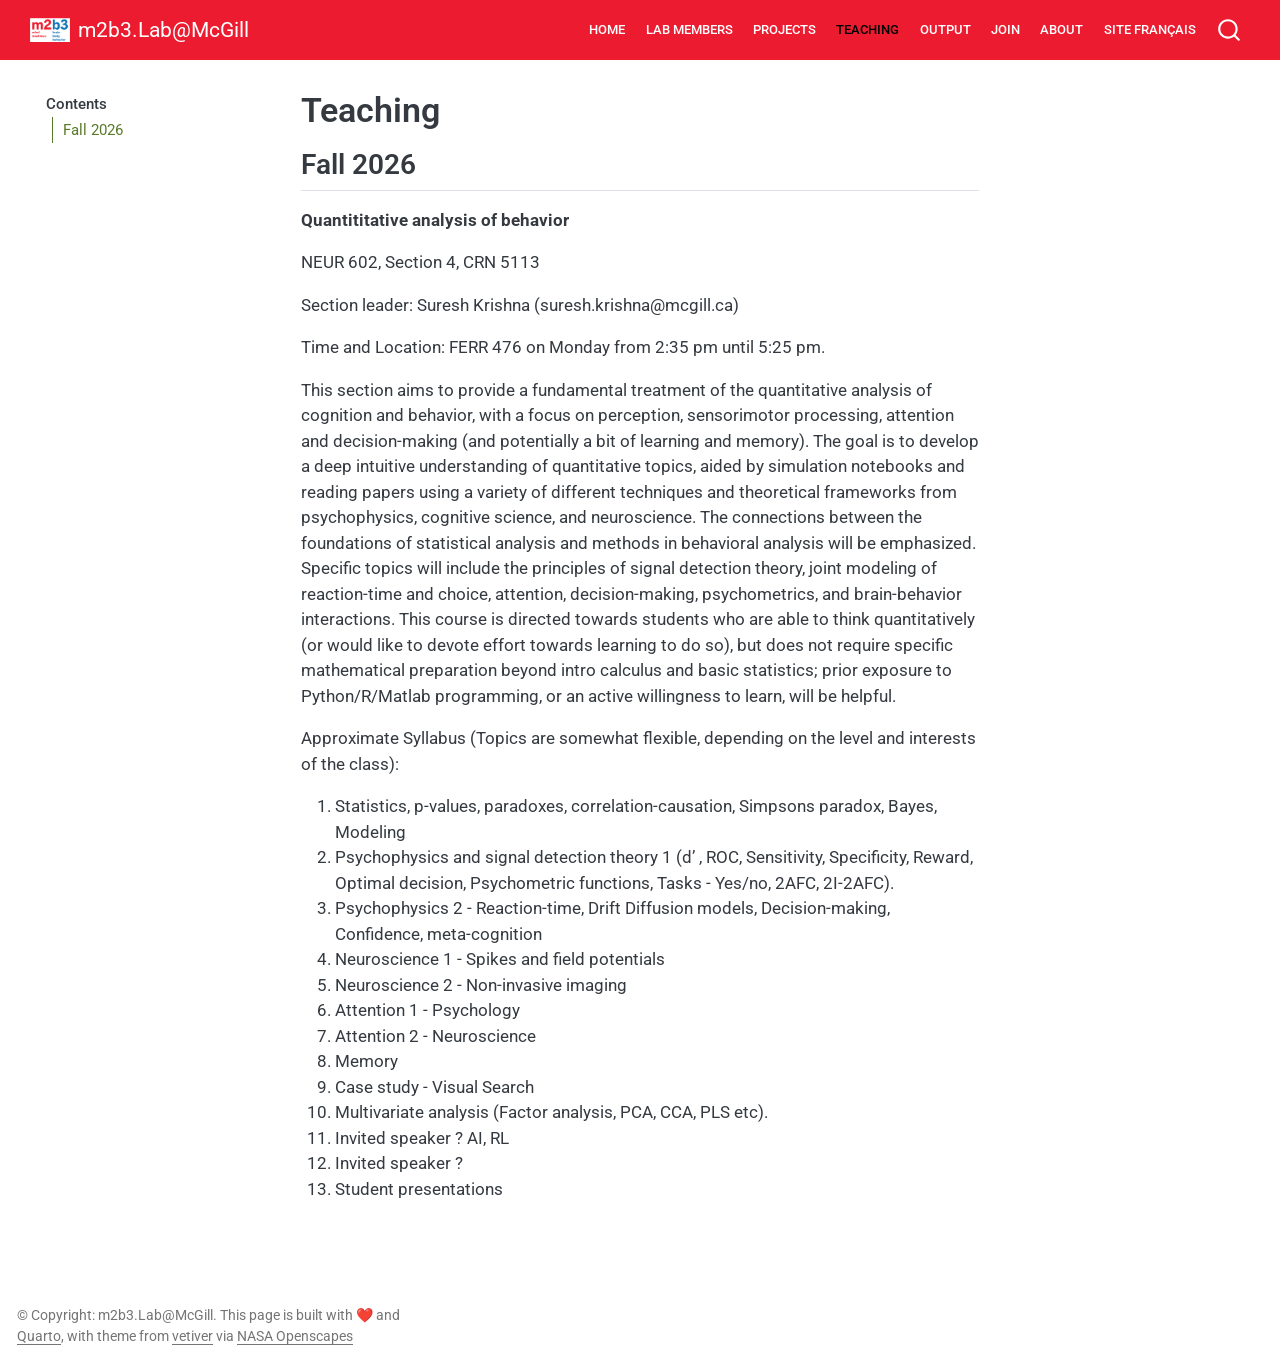
<file: docs/teaching.html>
<!DOCTYPE html>
<html xmlns="http://www.w3.org/1999/xhtml" lang="en" xml:lang="en"><head>

<meta charset="utf-8">
<meta name="generator" content="quarto-1.8.27">

<meta name="viewport" content="width=device-width, initial-scale=1.0, user-scalable=yes">


<title>Teaching – m2b3.Lab@McGill</title>
<style>
code{white-space: pre-wrap;}
span.smallcaps{font-variant: small-caps;}
div.columns{display: flex; gap: min(4vw, 1.5em);}
div.column{flex: auto; overflow-x: auto;}
div.hanging-indent{margin-left: 1.5em; text-indent: -1.5em;}
ul.task-list{list-style: none;}
ul.task-list li input[type="checkbox"] {
  width: 0.8em;
  margin: 0 0.8em 0.2em -1em; /* quarto-specific, see https://github.com/quarto-dev/quarto-cli/issues/4556 */ 
  vertical-align: middle;
}
</style>


<script src="site_libs/quarto-nav/quarto-nav.js"></script>
<script src="site_libs/quarto-nav/headroom.min.js"></script>
<script src="site_libs/clipboard/clipboard.min.js"></script>
<script src="site_libs/quarto-search/autocomplete.umd.js"></script>
<script src="site_libs/quarto-search/fuse.min.js"></script>
<script src="site_libs/quarto-search/quarto-search.js"></script>
<meta name="quarto:offset" content="./">
<link href="./images/m2b3sq_favicon.png" rel="icon" type="image/png">
<script src="site_libs/quarto-html/quarto.js" type="module"></script>
<script src="site_libs/quarto-html/tabsets/tabsets.js" type="module"></script>
<script src="site_libs/quarto-html/axe/axe-check.js" type="module"></script>
<script src="site_libs/quarto-html/popper.min.js"></script>
<script src="site_libs/quarto-html/tippy.umd.min.js"></script>
<script src="site_libs/quarto-html/anchor.min.js"></script>
<link href="site_libs/quarto-html/tippy.css" rel="stylesheet">
<link href="site_libs/quarto-html/quarto-syntax-highlighting-ed96de9b727972fe78a7b5d16c58bf87.css" rel="stylesheet" id="quarto-text-highlighting-styles">
<script src="site_libs/bootstrap/bootstrap.min.js"></script>
<link href="site_libs/bootstrap/bootstrap-icons.css" rel="stylesheet">
<link href="site_libs/bootstrap/bootstrap-b197fa680512e054cc4f9c16efbc6578.min.css" rel="stylesheet" append-hash="true" id="quarto-bootstrap" data-mode="light">
<script id="quarto-search-options" type="application/json">{
  "location": "navbar",
  "copy-button": false,
  "collapse-after": 3,
  "panel-placement": "end",
  "type": "overlay",
  "limit": 50,
  "keyboard-shortcut": [
    "f",
    "/",
    "s"
  ],
  "show-item-context": false,
  "language": {
    "search-no-results-text": "No results",
    "search-matching-documents-text": "matching documents",
    "search-copy-link-title": "Copy link to search",
    "search-hide-matches-text": "Hide additional matches",
    "search-more-match-text": "more match in this document",
    "search-more-matches-text": "more matches in this document",
    "search-clear-button-title": "Clear",
    "search-text-placeholder": "",
    "search-detached-cancel-button-title": "Cancel",
    "search-submit-button-title": "Submit",
    "search-label": "Search"
  }
}</script>


<link rel="stylesheet" href="styles.css">
</head>

<body class="floating nav-fixed quarto-light">

<div id="quarto-search-results"></div>
  <header id="quarto-header" class="headroom fixed-top">
    <nav class="navbar navbar-expand-lg " data-bs-theme="dark">
      <div class="navbar-container container-fluid">
      <div class="navbar-brand-container mx-auto">
    <a href="./index.html" class="navbar-brand navbar-brand-logo">
    <img src="./images/m2b3_white.png" alt="Lab logo" class="navbar-logo light-content">
    <img src="./images/m2b3_white.png" alt="Lab logo" class="navbar-logo dark-content">
    </a>
    <a class="navbar-brand" href="./index.html">
    <span class="navbar-title">m2b3.Lab@McGill</span>
    </a>
  </div>
            <div id="quarto-search" class="" title="Search"></div>
          <button class="navbar-toggler" type="button" data-bs-toggle="collapse" data-bs-target="#navbarCollapse" aria-controls="navbarCollapse" role="menu" aria-expanded="false" aria-label="Toggle navigation" onclick="if (window.quartoToggleHeadroom) { window.quartoToggleHeadroom(); }">
  <span class="navbar-toggler-icon"></span>
</button>
          <div class="collapse navbar-collapse" id="navbarCollapse">
            <ul class="navbar-nav navbar-nav-scroll ms-auto">
  <li class="nav-item">
    <a class="nav-link" href="./index.html"> 
<span class="menu-text">Home</span></a>
  </li>  
  <li class="nav-item">
    <a class="nav-link" href="./members.html"> 
<span class="menu-text">Lab Members</span></a>
  </li>  
  <li class="nav-item">
    <a class="nav-link" href="./projects.html"> 
<span class="menu-text">Projects</span></a>
  </li>  
  <li class="nav-item">
    <a class="nav-link active" href="./teaching.html" aria-current="page"> 
<span class="menu-text">Teaching</span></a>
  </li>  
  <li class="nav-item">
    <a class="nav-link" href="./output.html"> 
<span class="menu-text">Output</span></a>
  </li>  
  <li class="nav-item">
    <a class="nav-link" href="./join.html"> 
<span class="menu-text">Join</span></a>
  </li>  
  <li class="nav-item">
    <a class="nav-link" href="./locate.html"> 
<span class="menu-text">About</span></a>
  </li>  
  <li class="nav-item">
    <a class="nav-link" href="https://m2b3.github.io/fr/"> 
<span class="menu-text">Site français</span></a>
  </li>  
</ul>
          </div> <!-- /navcollapse -->
            <div class="quarto-navbar-tools">
</div>
      </div> <!-- /container-fluid -->
    </nav>
</header>
<!-- content -->
<div id="quarto-content" class="quarto-container page-columns page-rows-contents page-layout-article page-navbar">
<!-- sidebar -->
  <nav id="quarto-sidebar" class="sidebar collapse collapse-horizontal quarto-sidebar-collapse-item sidebar-navigation floating overflow-auto">
    <nav id="TOC" role="doc-toc" class="toc-active">
    <h2 id="toc-title">Contents</h2>
   
  <ul>
  <li><a href="#fall-2026" id="toc-fall-2026" class="nav-link active" data-scroll-target="#fall-2026">Fall 2026</a></li>
  </ul>
</nav>
</nav>
<div id="quarto-sidebar-glass" class="quarto-sidebar-collapse-item" data-bs-toggle="collapse" data-bs-target=".quarto-sidebar-collapse-item"></div>
<!-- margin-sidebar -->
    <div id="quarto-margin-sidebar" class="sidebar margin-sidebar zindex-bottom">
    </div>
<!-- main -->
<main class="content" id="quarto-document-content">

<header id="title-block-header" class="quarto-title-block default">
<div class="quarto-title">
<h1 class="title">Teaching</h1>
</div>



<div class="quarto-title-meta">

    
  
    
  </div>
  


</header>


<!-- Fixed by Codex on 2026-07-29
     What: Added the Fall 2026 teaching section and removed a repeated schedule line.
     Why: The source included "Time and Location" twice, which made the page repetitive.
     How: The English source content is reproduced below with one schedule line retained. -->
<section id="fall-2026" class="level2">
<h2 class="anchored" data-anchor-id="fall-2026">Fall 2026</h2>
<p><strong>Quantititative analysis of behavior</strong></p>
<p>NEUR 602, Section 4, CRN 5113</p>
<p>Section leader: Suresh Krishna (suresh.krishna@mcgill.ca)</p>
<p>Time and Location: FERR 476 on Monday from 2:35 pm until 5:25 pm.</p>
<p>This section aims to provide a fundamental treatment of the quantitative analysis of cognition and behavior, with a focus on perception, sensorimotor processing, attention and decision-making (and potentially a bit of learning and memory). The goal is to develop a deep intuitive understanding of quantitative topics, aided by simulation notebooks and reading papers using a variety of different techniques and theoretical frameworks from psychophysics, cognitive science, and neuroscience. The connections between the foundations of statistical analysis and methods in behavioral analysis will be emphasized. Specific topics will include the principles of signal detection theory, joint modeling of reaction-time and choice, attention, decision-making, psychometrics, and brain-behavior interactions. This course is directed towards students who are able to think quantitatively (or would like to devote effort towards learning to do so), but does not require specific mathematical preparation beyond intro calculus and basic statistics; prior exposure to Python/R/Matlab programming, or an active willingness to learn, will be helpful.</p>
<p>Approximate Syllabus (Topics are somewhat flexible, depending on the level and interests of the class):</p>
<ol type="1">
<li>Statistics, p-values, paradoxes, correlation-causation, Simpsons paradox, Bayes, Modeling</li>
<li>Psychophysics and signal detection theory 1 (d’ , ROC, Sensitivity, Specificity, Reward, Optimal decision, Psychometric functions, Tasks - Yes/no, 2AFC, 2I-2AFC).</li>
<li>Psychophysics 2 - Reaction-time, Drift Diffusion models, Decision-making, Confidence, meta-cognition</li>
<li>Neuroscience 1 - Spikes and field potentials</li>
<li>Neuroscience 2 - Non-invasive imaging</li>
<li>Attention 1 - Psychology</li>
<li>Attention 2 - Neuroscience</li>
<li>Memory</li>
<li>Case study - Visual Search</li>
<li>Multivariate analysis (Factor analysis, PCA, CCA, PLS etc).</li>
<li>Invited speaker ? AI, RL</li>
<li>Invited speaker ?</li>
<li>Student presentations</li>
</ol>


</section>

</main> <!-- /main -->
<script id="quarto-html-after-body" type="application/javascript">
  window.document.addEventListener("DOMContentLoaded", function (event) {
    const icon = "";
    const anchorJS = new window.AnchorJS();
    anchorJS.options = {
      placement: 'right',
      icon: icon
    };
    anchorJS.add('.anchored');
    const isCodeAnnotation = (el) => {
      for (const clz of el.classList) {
        if (clz.startsWith('code-annotation-')) {                     
          return true;
        }
      }
      return false;
    }
    const onCopySuccess = function(e) {
      // button target
      const button = e.trigger;
      // don't keep focus
      button.blur();
      // flash "checked"
      button.classList.add('code-copy-button-checked');
      var currentTitle = button.getAttribute("title");
      button.setAttribute("title", "Copied!");
      let tooltip;
      if (window.bootstrap) {
        button.setAttribute("data-bs-toggle", "tooltip");
        button.setAttribute("data-bs-placement", "left");
        button.setAttribute("data-bs-title", "Copied!");
        tooltip = new bootstrap.Tooltip(button, 
          { trigger: "manual", 
            customClass: "code-copy-button-tooltip",
            offset: [0, -8]});
        tooltip.show();    
      }
      setTimeout(function() {
        if (tooltip) {
          tooltip.hide();
          button.removeAttribute("data-bs-title");
          button.removeAttribute("data-bs-toggle");
          button.removeAttribute("data-bs-placement");
        }
        button.setAttribute("title", currentTitle);
        button.classList.remove('code-copy-button-checked');
      }, 1000);
      // clear code selection
      e.clearSelection();
    }
    const getTextToCopy = function(trigger) {
      const outerScaffold = trigger.parentElement.cloneNode(true);
      const codeEl = outerScaffold.querySelector('code');
      for (const childEl of codeEl.children) {
        if (isCodeAnnotation(childEl)) {
          childEl.remove();
        }
      }
      return codeEl.innerText;
    }
    const clipboard = new window.ClipboardJS('.code-copy-button:not([data-in-quarto-modal])', {
      text: getTextToCopy
    });
    clipboard.on('success', onCopySuccess);
    if (window.document.getElementById('quarto-embedded-source-code-modal')) {
      const clipboardModal = new window.ClipboardJS('.code-copy-button[data-in-quarto-modal]', {
        text: getTextToCopy,
        container: window.document.getElementById('quarto-embedded-source-code-modal')
      });
      clipboardModal.on('success', onCopySuccess);
    }
      var localhostRegex = new RegExp(/^(?:http|https):\/\/localhost\:?[0-9]*\//);
      var mailtoRegex = new RegExp(/^mailto:/);
        var filterRegex = new RegExp("https:\/\/m2b3\.github\.io\/");
      var isInternal = (href) => {
          return filterRegex.test(href) || localhostRegex.test(href) || mailtoRegex.test(href);
      }
      // Inspect non-navigation links and adorn them if external
     var links = window.document.querySelectorAll('a[href]:not(.nav-link):not(.navbar-brand):not(.toc-action):not(.sidebar-link):not(.sidebar-item-toggle):not(.pagination-link):not(.no-external):not([aria-hidden]):not(.dropdown-item):not(.quarto-navigation-tool):not(.about-link)');
      for (var i=0; i<links.length; i++) {
        const link = links[i];
        if (!isInternal(link.href)) {
          // undo the damage that might have been done by quarto-nav.js in the case of
          // links that we want to consider external
          if (link.dataset.originalHref !== undefined) {
            link.href = link.dataset.originalHref;
          }
        }
      }
    function tippyHover(el, contentFn, onTriggerFn, onUntriggerFn) {
      const config = {
        allowHTML: true,
        maxWidth: 500,
        delay: 100,
        arrow: false,
        appendTo: function(el) {
            return el.parentElement;
        },
        interactive: true,
        interactiveBorder: 10,
        theme: 'quarto',
        placement: 'bottom-start',
      };
      if (contentFn) {
        config.content = contentFn;
      }
      if (onTriggerFn) {
        config.onTrigger = onTriggerFn;
      }
      if (onUntriggerFn) {
        config.onUntrigger = onUntriggerFn;
      }
      window.tippy(el, config); 
    }
    const noterefs = window.document.querySelectorAll('a[role="doc-noteref"]');
    for (var i=0; i<noterefs.length; i++) {
      const ref = noterefs[i];
      tippyHover(ref, function() {
        // use id or data attribute instead here
        let href = ref.getAttribute('data-footnote-href') || ref.getAttribute('href');
        try { href = new URL(href).hash; } catch {}
        const id = href.replace(/^#\/?/, "");
        const note = window.document.getElementById(id);
        if (note) {
          return note.innerHTML;
        } else {
          return "";
        }
      });
    }
    const xrefs = window.document.querySelectorAll('a.quarto-xref');
    const processXRef = (id, note) => {
      // Strip column container classes
      const stripColumnClz = (el) => {
        el.classList.remove("page-full", "page-columns");
        if (el.children) {
          for (const child of el.children) {
            stripColumnClz(child);
          }
        }
      }
      stripColumnClz(note)
      if (id === null || id.startsWith('sec-')) {
        // Special case sections, only their first couple elements
        const container = document.createElement("div");
        if (note.children && note.children.length > 2) {
          container.appendChild(note.children[0].cloneNode(true));
          for (let i = 1; i < note.children.length; i++) {
            const child = note.children[i];
            if (child.tagName === "P" && child.innerText === "") {
              continue;
            } else {
              container.appendChild(child.cloneNode(true));
              break;
            }
          }
          if (window.Quarto?.typesetMath) {
            window.Quarto.typesetMath(container);
          }
          return container.innerHTML
        } else {
          if (window.Quarto?.typesetMath) {
            window.Quarto.typesetMath(note);
          }
          return note.innerHTML;
        }
      } else {
        // Remove any anchor links if they are present
        const anchorLink = note.querySelector('a.anchorjs-link');
        if (anchorLink) {
          anchorLink.remove();
        }
        if (window.Quarto?.typesetMath) {
          window.Quarto.typesetMath(note);
        }
        if (note.classList.contains("callout")) {
          return note.outerHTML;
        } else {
          return note.innerHTML;
        }
      }
    }
    for (var i=0; i<xrefs.length; i++) {
      const xref = xrefs[i];
      tippyHover(xref, undefined, function(instance) {
        instance.disable();
        let url = xref.getAttribute('href');
        let hash = undefined; 
        if (url.startsWith('#')) {
          hash = url;
        } else {
          try { hash = new URL(url).hash; } catch {}
        }
        if (hash) {
          const id = hash.replace(/^#\/?/, "");
          const note = window.document.getElementById(id);
          if (note !== null) {
            try {
              const html = processXRef(id, note.cloneNode(true));
              instance.setContent(html);
            } finally {
              instance.enable();
              instance.show();
            }
          } else {
            // See if we can fetch this
            fetch(url.split('#')[0])
            .then(res => res.text())
            .then(html => {
              const parser = new DOMParser();
              const htmlDoc = parser.parseFromString(html, "text/html");
              const note = htmlDoc.getElementById(id);
              if (note !== null) {
                const html = processXRef(id, note);
                instance.setContent(html);
              } 
            }).finally(() => {
              instance.enable();
              instance.show();
            });
          }
        } else {
          // See if we can fetch a full url (with no hash to target)
          // This is a special case and we should probably do some content thinning / targeting
          fetch(url)
          .then(res => res.text())
          .then(html => {
            const parser = new DOMParser();
            const htmlDoc = parser.parseFromString(html, "text/html");
            const note = htmlDoc.querySelector('main.content');
            if (note !== null) {
              // This should only happen for chapter cross references
              // (since there is no id in the URL)
              // remove the first header
              if (note.children.length > 0 && note.children[0].tagName === "HEADER") {
                note.children[0].remove();
              }
              const html = processXRef(null, note);
              instance.setContent(html);
            } 
          }).finally(() => {
            instance.enable();
            instance.show();
          });
        }
      }, function(instance) {
      });
    }
        let selectedAnnoteEl;
        const selectorForAnnotation = ( cell, annotation) => {
          let cellAttr = 'data-code-cell="' + cell + '"';
          let lineAttr = 'data-code-annotation="' +  annotation + '"';
          const selector = 'span[' + cellAttr + '][' + lineAttr + ']';
          return selector;
        }
        const selectCodeLines = (annoteEl) => {
          const doc = window.document;
          const targetCell = annoteEl.getAttribute("data-target-cell");
          const targetAnnotation = annoteEl.getAttribute("data-target-annotation");
          const annoteSpan = window.document.querySelector(selectorForAnnotation(targetCell, targetAnnotation));
          const lines = annoteSpan.getAttribute("data-code-lines").split(",");
          const lineIds = lines.map((line) => {
            return targetCell + "-" + line;
          })
          let top = null;
          let height = null;
          let parent = null;
          if (lineIds.length > 0) {
              //compute the position of the single el (top and bottom and make a div)
              const el = window.document.getElementById(lineIds[0]);
              top = el.offsetTop;
              height = el.offsetHeight;
              parent = el.parentElement.parentElement;
            if (lineIds.length > 1) {
              const lastEl = window.document.getElementById(lineIds[lineIds.length - 1]);
              const bottom = lastEl.offsetTop + lastEl.offsetHeight;
              height = bottom - top;
            }
            if (top !== null && height !== null && parent !== null) {
              // cook up a div (if necessary) and position it 
              let div = window.document.getElementById("code-annotation-line-highlight");
              if (div === null) {
                div = window.document.createElement("div");
                div.setAttribute("id", "code-annotation-line-highlight");
                div.style.position = 'absolute';
                parent.appendChild(div);
              }
              div.style.top = top - 2 + "px";
              div.style.height = height + 4 + "px";
              div.style.left = 0;
              let gutterDiv = window.document.getElementById("code-annotation-line-highlight-gutter");
              if (gutterDiv === null) {
                gutterDiv = window.document.createElement("div");
                gutterDiv.setAttribute("id", "code-annotation-line-highlight-gutter");
                gutterDiv.style.position = 'absolute';
                const codeCell = window.document.getElementById(targetCell);
                const gutter = codeCell.querySelector('.code-annotation-gutter');
                gutter.appendChild(gutterDiv);
              }
              gutterDiv.style.top = top - 2 + "px";
              gutterDiv.style.height = height + 4 + "px";
            }
            selectedAnnoteEl = annoteEl;
          }
        };
        const unselectCodeLines = () => {
          const elementsIds = ["code-annotation-line-highlight", "code-annotation-line-highlight-gutter"];
          elementsIds.forEach((elId) => {
            const div = window.document.getElementById(elId);
            if (div) {
              div.remove();
            }
          });
          selectedAnnoteEl = undefined;
        };
          // Handle positioning of the toggle
      window.addEventListener(
        "resize",
        throttle(() => {
          elRect = undefined;
          if (selectedAnnoteEl) {
            selectCodeLines(selectedAnnoteEl);
          }
        }, 10)
      );
      function throttle(fn, ms) {
      let throttle = false;
      let timer;
        return (...args) => {
          if(!throttle) { // first call gets through
              fn.apply(this, args);
              throttle = true;
          } else { // all the others get throttled
              if(timer) clearTimeout(timer); // cancel #2
              timer = setTimeout(() => {
                fn.apply(this, args);
                timer = throttle = false;
              }, ms);
          }
        };
      }
        // Attach click handler to the DT
        const annoteDls = window.document.querySelectorAll('dt[data-target-cell]');
        for (const annoteDlNode of annoteDls) {
          annoteDlNode.addEventListener('click', (event) => {
            const clickedEl = event.target;
            if (clickedEl !== selectedAnnoteEl) {
              unselectCodeLines();
              const activeEl = window.document.querySelector('dt[data-target-cell].code-annotation-active');
              if (activeEl) {
                activeEl.classList.remove('code-annotation-active');
              }
              selectCodeLines(clickedEl);
              clickedEl.classList.add('code-annotation-active');
            } else {
              // Unselect the line
              unselectCodeLines();
              clickedEl.classList.remove('code-annotation-active');
            }
          });
        }
    const findCites = (el) => {
      const parentEl = el.parentElement;
      if (parentEl) {
        const cites = parentEl.dataset.cites;
        if (cites) {
          return {
            el,
            cites: cites.split(' ')
          };
        } else {
          return findCites(el.parentElement)
        }
      } else {
        return undefined;
      }
    };
    var bibliorefs = window.document.querySelectorAll('a[role="doc-biblioref"]');
    for (var i=0; i<bibliorefs.length; i++) {
      const ref = bibliorefs[i];
      const citeInfo = findCites(ref);
      if (citeInfo) {
        tippyHover(citeInfo.el, function() {
          var popup = window.document.createElement('div');
          citeInfo.cites.forEach(function(cite) {
            var citeDiv = window.document.createElement('div');
            citeDiv.classList.add('hanging-indent');
            citeDiv.classList.add('csl-entry');
            var biblioDiv = window.document.getElementById('ref-' + cite);
            if (biblioDiv) {
              citeDiv.innerHTML = biblioDiv.innerHTML;
            }
            popup.appendChild(citeDiv);
          });
          return popup.innerHTML;
        });
      }
    }
  });
  </script>
</div> <!-- /content -->
<footer class="footer">
  <div class="nav-footer">
    <div class="nav-footer-left">
<p>© Copyright: m2b3.Lab@McGill. This page is built with ❤️ and <a href="https://quarto.org/">Quarto</a>, with theme from <a href="https://github.com/rstudio/vetiver.rstudio.com">vetiver</a> via <a href="https://nasa-openscapes.github.io/">NASA Openscapes</a></p>
</div>   
    <div class="nav-footer-center">
      &nbsp;
    </div>
    <div class="nav-footer-right">
      &nbsp;
    </div>
  </div>
</footer>




</body></html>
</file>
<file: docs/site_libs/quarto-html/tippy.css>
.tippy-box[data-animation=fade][data-state=hidden]{opacity:0}[data-tippy-root]{max-width:calc(100vw - 10px)}.tippy-box{position:relative;background-color:#333;color:#fff;border-radius:4px;font-size:14px;line-height:1.4;white-space:normal;outline:0;transition-property:transform,visibility,opacity}.tippy-box[data-placement^=top]>.tippy-arrow{bottom:0}.tippy-box[data-placement^=top]>.tippy-arrow:before{bottom:-7px;left:0;border-width:8px 8px 0;border-top-color:initial;transform-origin:center top}.tippy-box[data-placement^=bottom]>.tippy-arrow{top:0}.tippy-box[data-placement^=bottom]>.tippy-arrow:before{top:-7px;left:0;border-width:0 8px 8px;border-bottom-color:initial;transform-origin:center bottom}.tippy-box[data-placement^=left]>.tippy-arrow{right:0}.tippy-box[data-placement^=left]>.tippy-arrow:before{border-width:8px 0 8px 8px;border-left-color:initial;right:-7px;transform-origin:center left}.tippy-box[data-placement^=right]>.tippy-arrow{left:0}.tippy-box[data-placement^=right]>.tippy-arrow:before{left:-7px;border-width:8px 8px 8px 0;border-right-color:initial;transform-origin:center right}.tippy-box[data-inertia][data-state=visible]{transition-timing-function:cubic-bezier(.54,1.5,.38,1.11)}.tippy-arrow{width:16px;height:16px;color:#333}.tippy-arrow:before{content:"";position:absolute;border-color:transparent;border-style:solid}.tippy-content{position:relative;padding:5px 9px;z-index:1}
</file>
<file: docs/site_libs/quarto-html/quarto-syntax-highlighting-ed96de9b727972fe78a7b5d16c58bf87.css>
/* quarto syntax highlight colors */
:root {
  --quarto-hl-ot-color: #003B4F;
  --quarto-hl-at-color: #657422;
  --quarto-hl-ss-color: #20794D;
  --quarto-hl-an-color: #5E5E5E;
  --quarto-hl-fu-color: #4758AB;
  --quarto-hl-st-color: #20794D;
  --quarto-hl-cf-color: #003B4F;
  --quarto-hl-op-color: #5E5E5E;
  --quarto-hl-er-color: #AD0000;
  --quarto-hl-bn-color: #AD0000;
  --quarto-hl-al-color: #AD0000;
  --quarto-hl-va-color: #111111;
  --quarto-hl-bu-color: inherit;
  --quarto-hl-ex-color: inherit;
  --quarto-hl-pp-color: #AD0000;
  --quarto-hl-in-color: #5E5E5E;
  --quarto-hl-vs-color: #20794D;
  --quarto-hl-wa-color: #5E5E5E;
  --quarto-hl-do-color: #5E5E5E;
  --quarto-hl-im-color: #00769E;
  --quarto-hl-ch-color: #20794D;
  --quarto-hl-dt-color: #AD0000;
  --quarto-hl-fl-color: #AD0000;
  --quarto-hl-co-color: #5E5E5E;
  --quarto-hl-cv-color: #5E5E5E;
  --quarto-hl-cn-color: #8f5902;
  --quarto-hl-sc-color: #5E5E5E;
  --quarto-hl-dv-color: #AD0000;
  --quarto-hl-kw-color: #003B4F;
}

/* other quarto variables */
:root {
  --quarto-font-monospace: SFMono-Regular, Menlo, Monaco, Consolas, "Liberation Mono", "Courier New", monospace;
}

/* syntax highlight based on Pandoc's rules */
pre > code.sourceCode > span {
  color: #003B4F;
}

code.sourceCode > span {
  color: #003B4F;
}

div.sourceCode,
div.sourceCode pre.sourceCode {
  color: #003B4F;
}

/* Normal */
code span {
  color: #003B4F;
}

/* Alert */
code span.al {
  color: #AD0000;
  font-style: inherit;
}

/* Annotation */
code span.an {
  color: #5E5E5E;
  font-style: inherit;
}

/* Attribute */
code span.at {
  color: #657422;
  font-style: inherit;
}

/* BaseN */
code span.bn {
  color: #AD0000;
  font-style: inherit;
}

/* BuiltIn */
code span.bu {
  font-style: inherit;
}

/* ControlFlow */
code span.cf {
  color: #003B4F;
  font-weight: bold;
  font-style: inherit;
}

/* Char */
code span.ch {
  color: #20794D;
  font-style: inherit;
}

/* Constant */
code span.cn {
  color: #8f5902;
  font-style: inherit;
}

/* Comment */
code span.co {
  color: #5E5E5E;
  font-style: inherit;
}

/* CommentVar */
code span.cv {
  color: #5E5E5E;
  font-style: italic;
}

/* Documentation */
code span.do {
  color: #5E5E5E;
  font-style: italic;
}

/* DataType */
code span.dt {
  color: #AD0000;
  font-style: inherit;
}

/* DecVal */
code span.dv {
  color: #AD0000;
  font-style: inherit;
}

/* Error */
code span.er {
  color: #AD0000;
  font-style: inherit;
}

/* Extension */
code span.ex {
  font-style: inherit;
}

/* Float */
code span.fl {
  color: #AD0000;
  font-style: inherit;
}

/* Function */
code span.fu {
  color: #4758AB;
  font-style: inherit;
}

/* Import */
code span.im {
  color: #00769E;
  font-style: inherit;
}

/* Information */
code span.in {
  color: #5E5E5E;
  font-style: inherit;
}

/* Keyword */
code span.kw {
  color: #003B4F;
  font-weight: bold;
  font-style: inherit;
}

/* Operator */
code span.op {
  color: #5E5E5E;
  font-style: inherit;
}

/* Other */
code span.ot {
  color: #003B4F;
  font-style: inherit;
}

/* Preprocessor */
code span.pp {
  color: #AD0000;
  font-style: inherit;
}

/* SpecialChar */
code span.sc {
  color: #5E5E5E;
  font-style: inherit;
}

/* SpecialString */
code span.ss {
  color: #20794D;
  font-style: inherit;
}

/* String */
code span.st {
  color: #20794D;
  font-style: inherit;
}

/* Variable */
code span.va {
  color: #111111;
  font-style: inherit;
}

/* VerbatimString */
code span.vs {
  color: #20794D;
  font-style: inherit;
}

/* Warning */
code span.wa {
  color: #5E5E5E;
  font-style: italic;
}

.prevent-inlining {
  content: "</";
}

/*# sourceMappingURL=0920dd6d7437995b8cdf7429764427b1.css.map */
</file>
<file: docs/styles.css>
/* css styles */
/* Fixed by Claude Opus 5.5 on 2026-10-01
   Problem: The CanViT wordmark in the news did not look like a clickable link
   Solution: Hover/focus brightens and lifts the logo with an underline; a small
   "(project page ↗)" text link follows it as a visible cue that also works on touch screens
   Result: The logo reads as a link on both desktop and mobile */
.canvit-logo-link {
  text-decoration: none;
  border-bottom: 1px dashed transparent;
  transition: border-color 0.15s ease;
}
.canvit-logo-link img {
  transition: filter 0.15s ease, transform 0.15s ease;
}
.canvit-logo-link:hover,
.canvit-logo-link:focus-visible {
  border-bottom-color: currentColor;
}
.canvit-logo-link:hover img,
.canvit-logo-link:focus-visible img {
  filter: brightness(1.2) saturate(1.2);
  transform: translateY(-1px);
}
/* Updated by Claude Opus 5.5 on 2026-10-01
   Problem: "(project page ↗)" text was more than needed
   Solution: The cue is now just a ↗ arrow placed right after the logo, with a
   tooltip and aria-label carrying the "project page" wording */
.canvit-cue {
  font-size: 0.85em;
  margin-left: 0.15em;
  text-decoration: none;
  white-space: nowrap;
}
</file>
